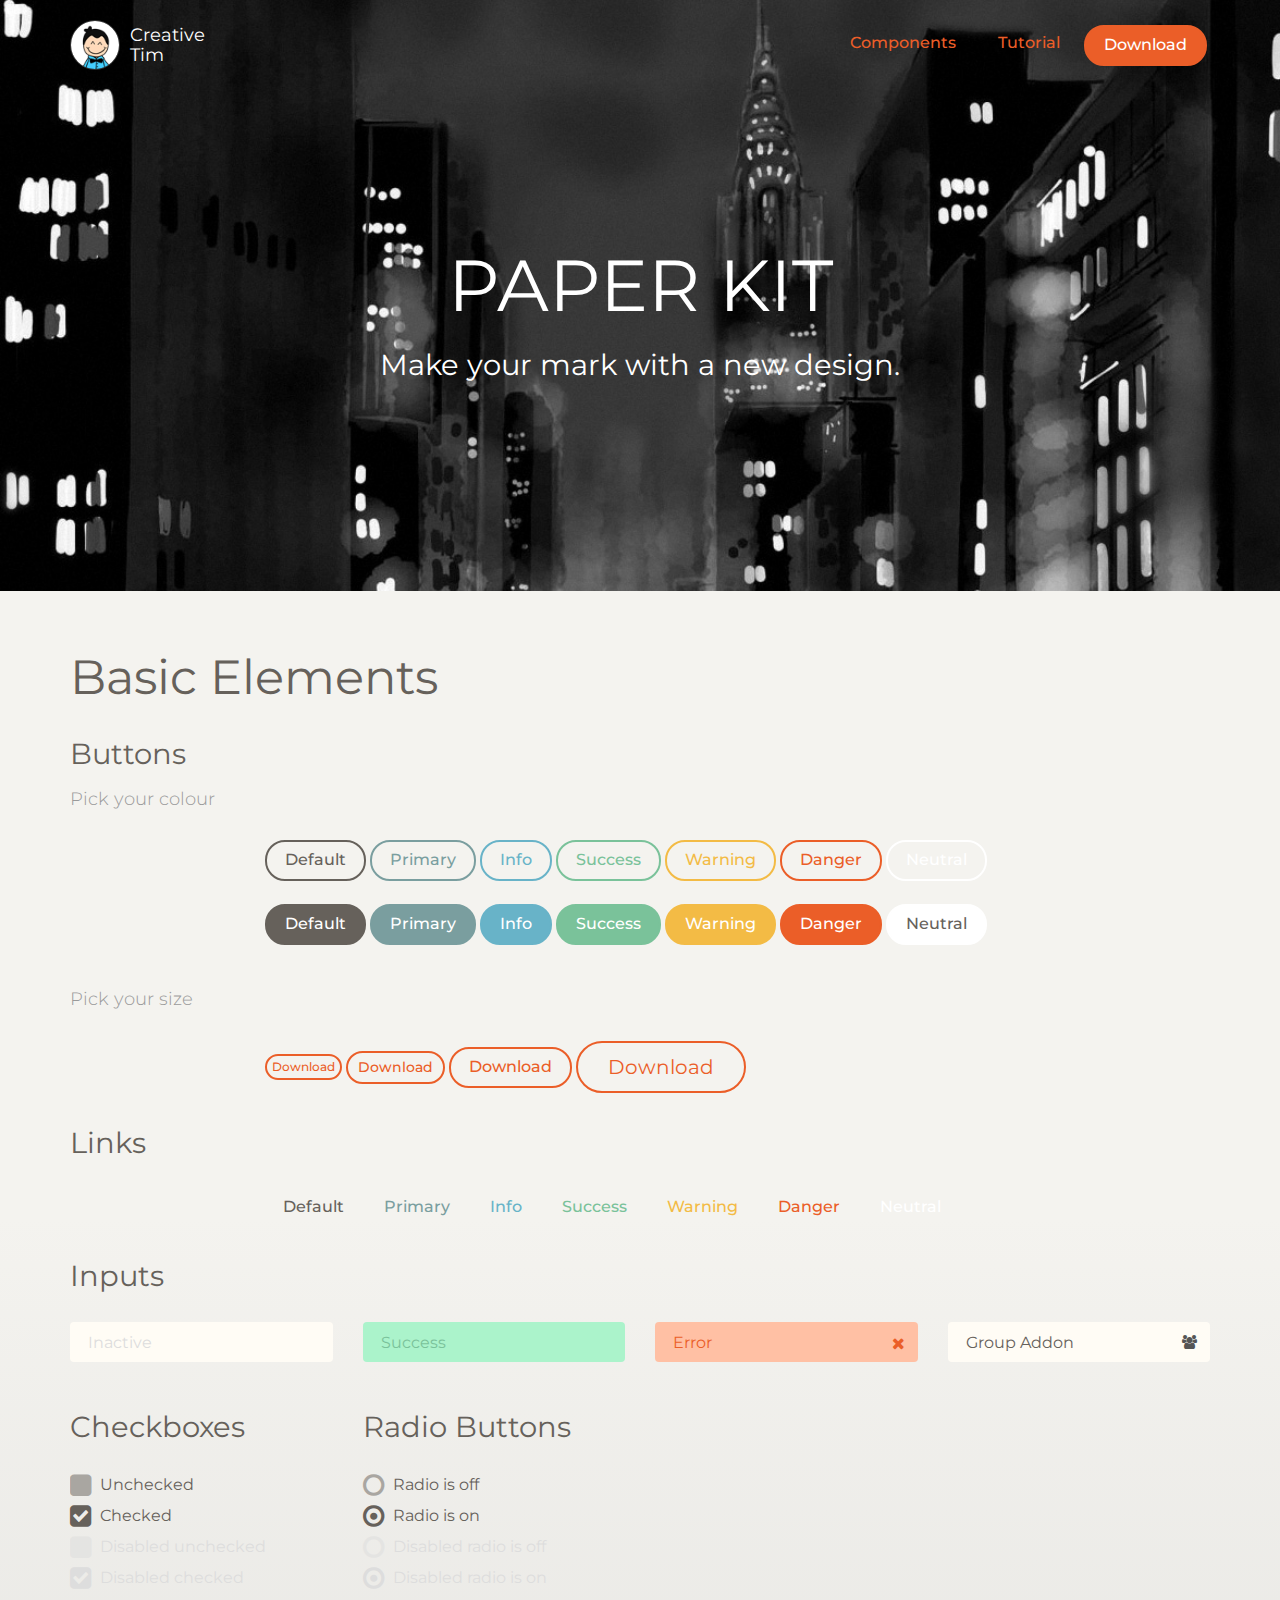
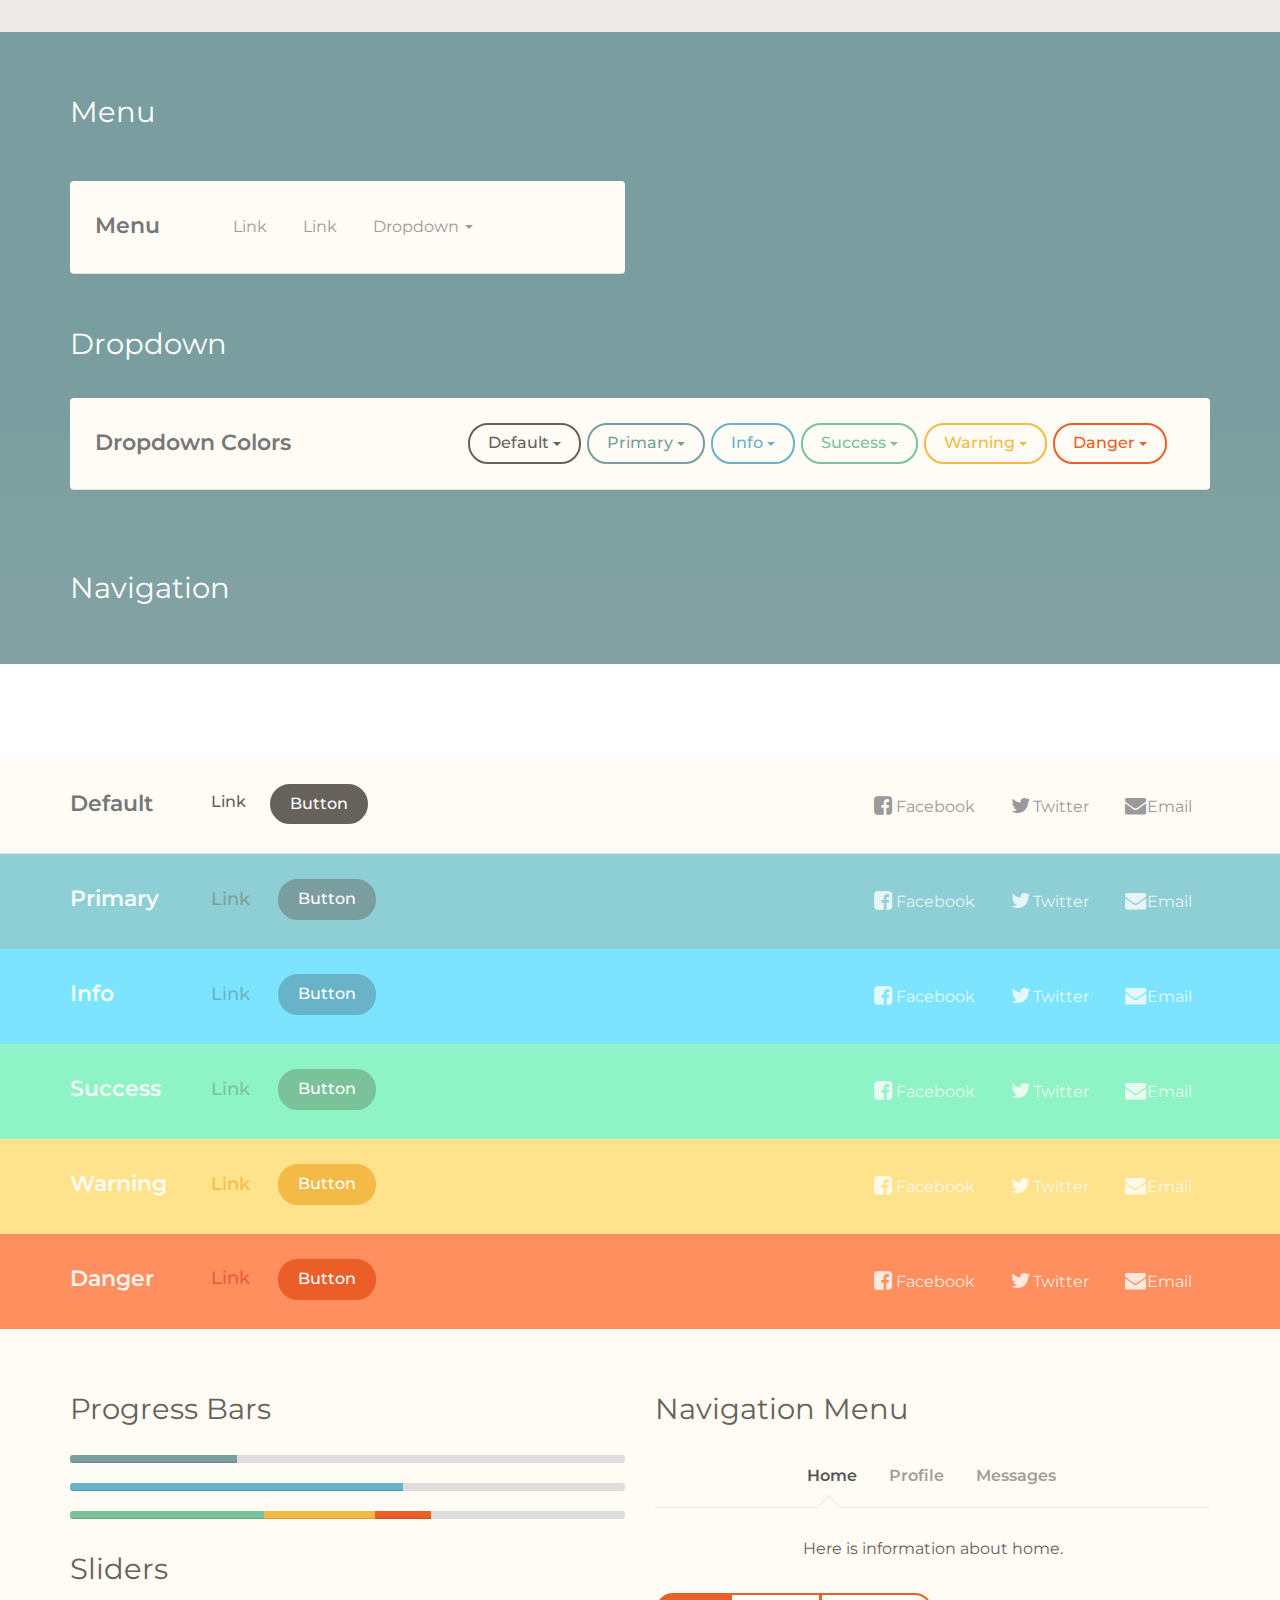
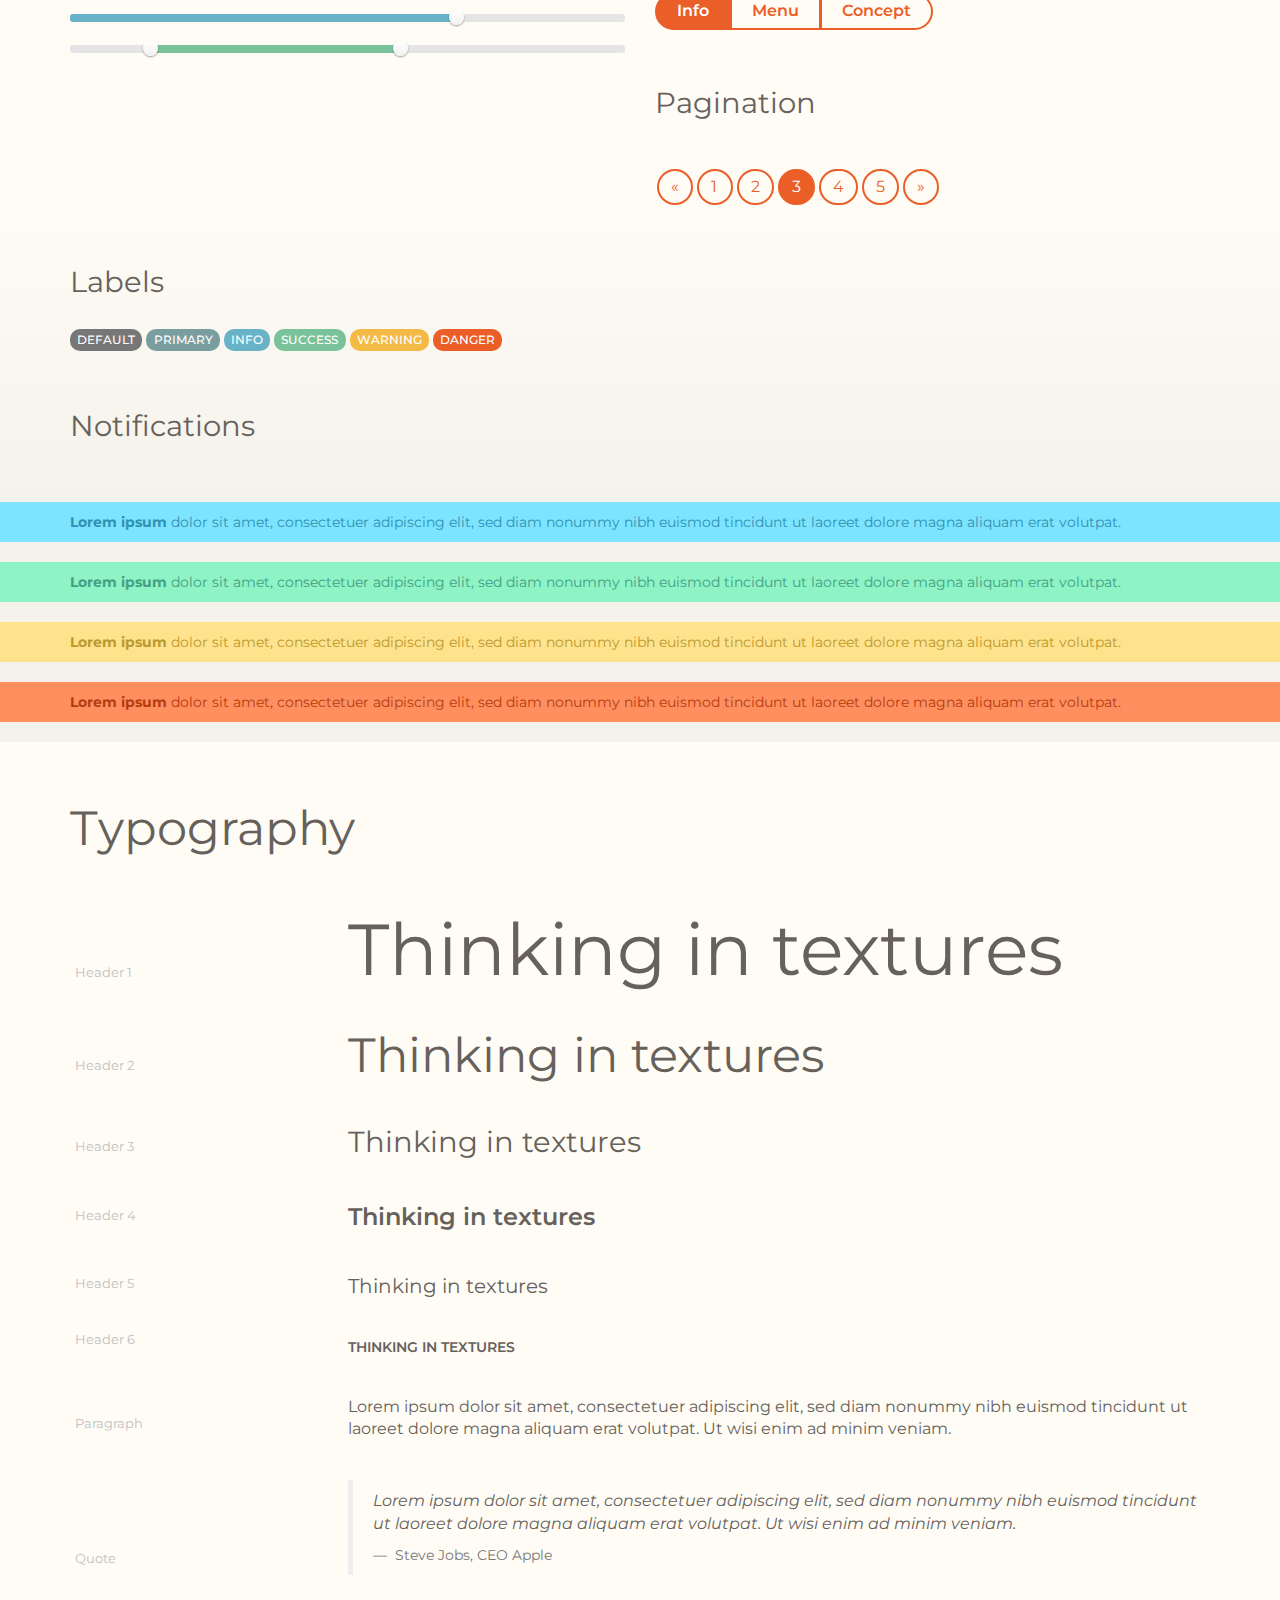
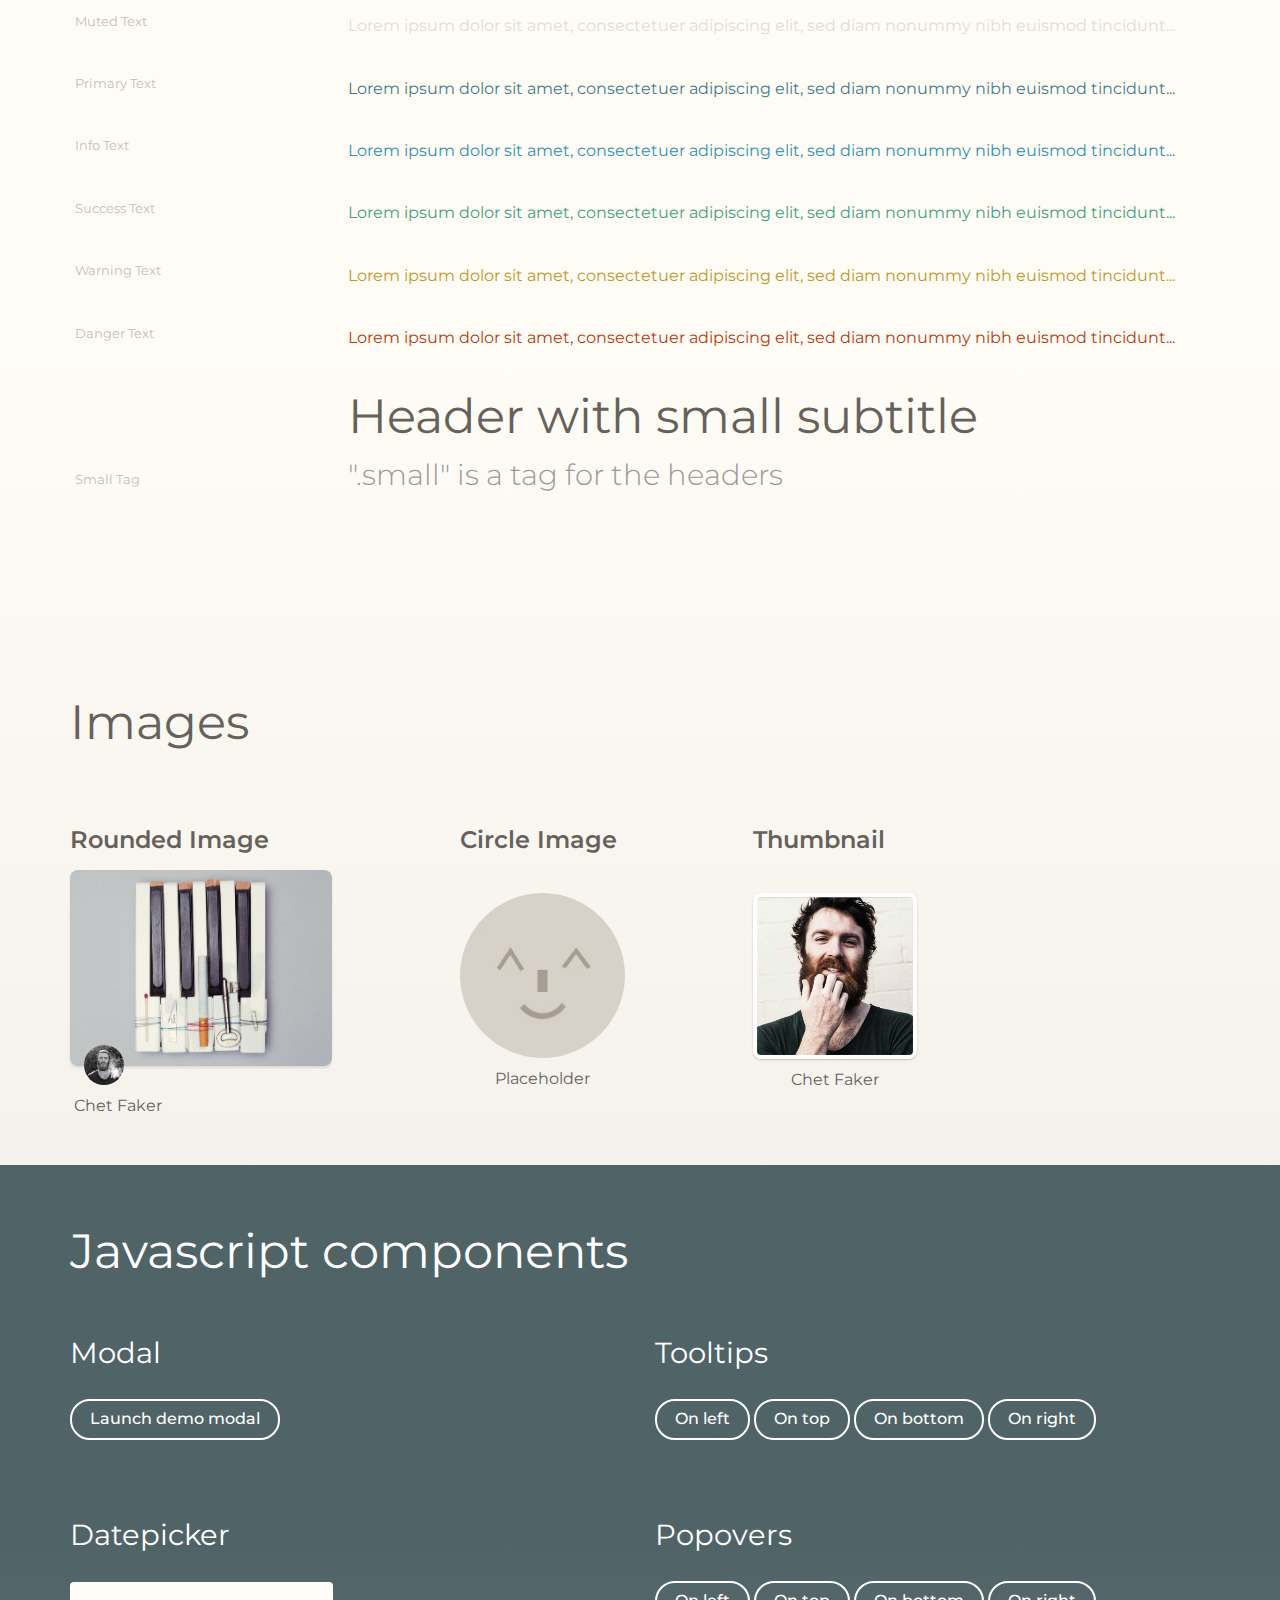
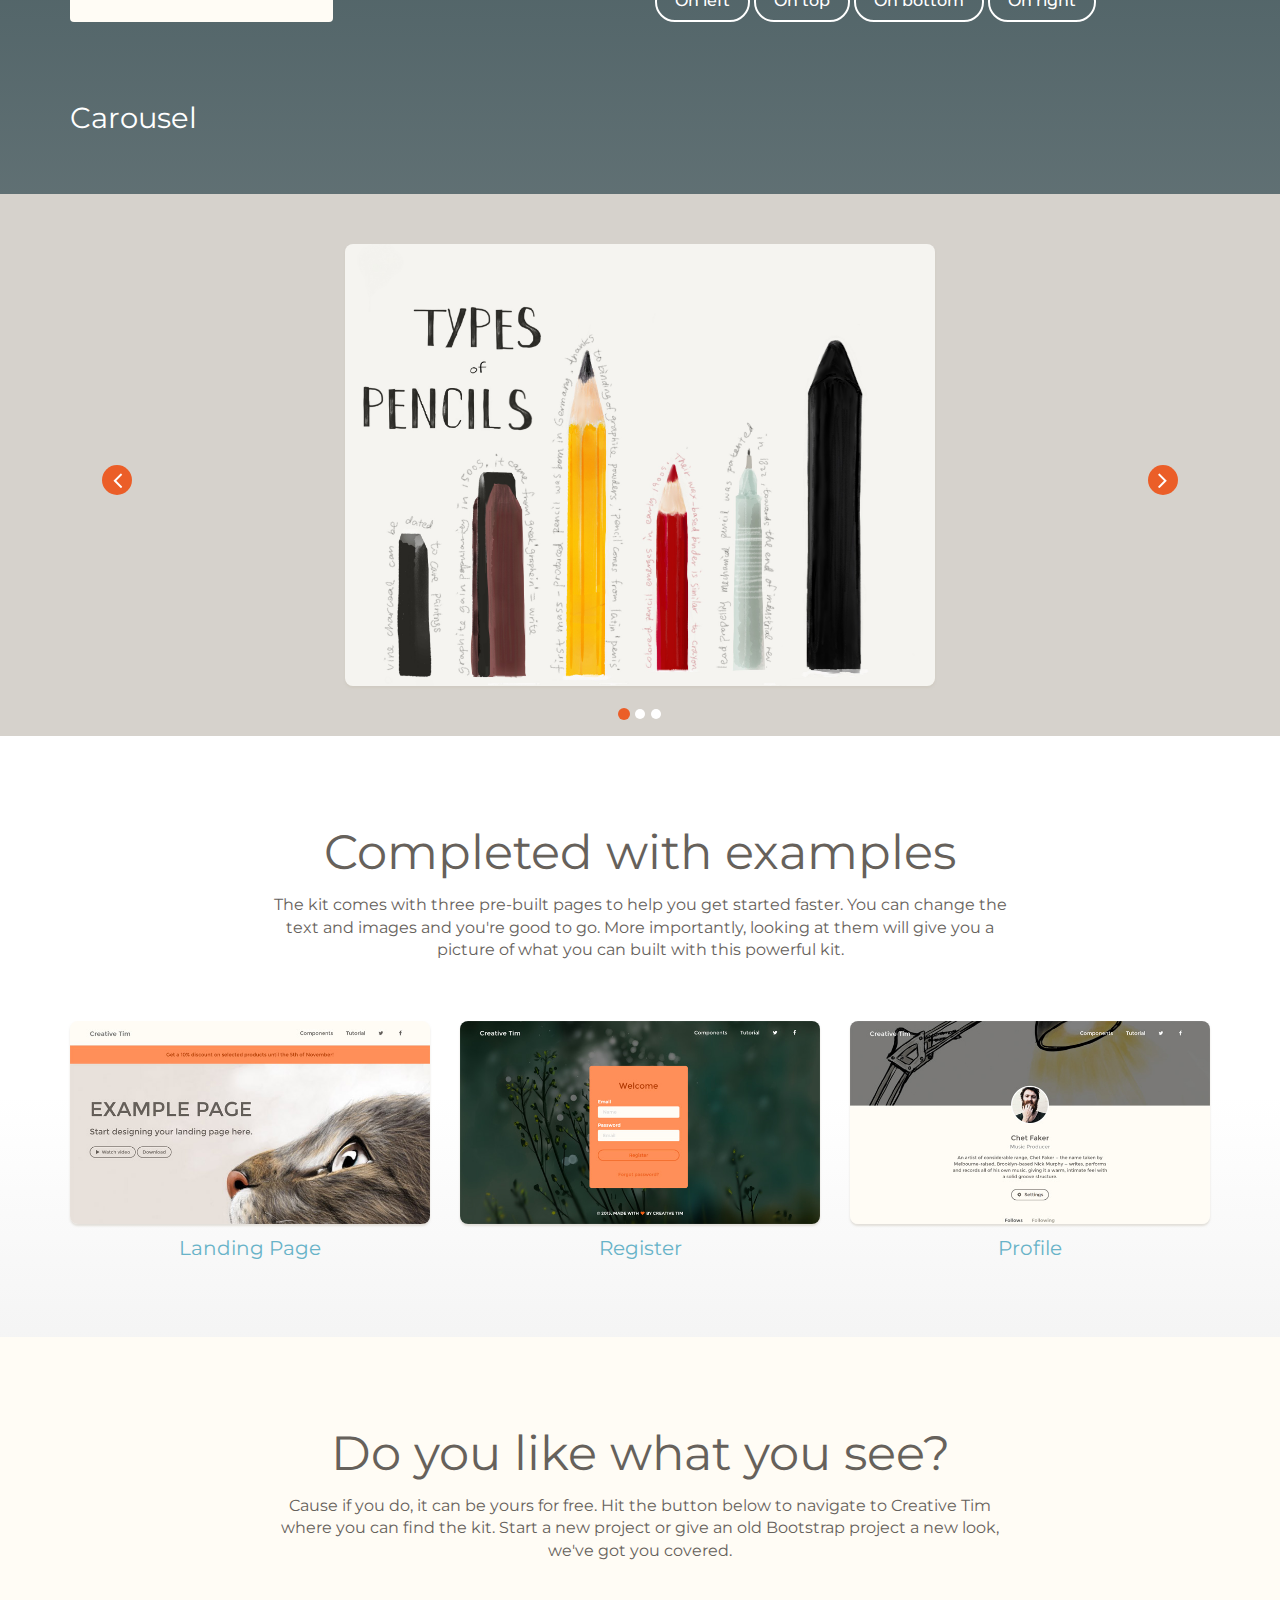
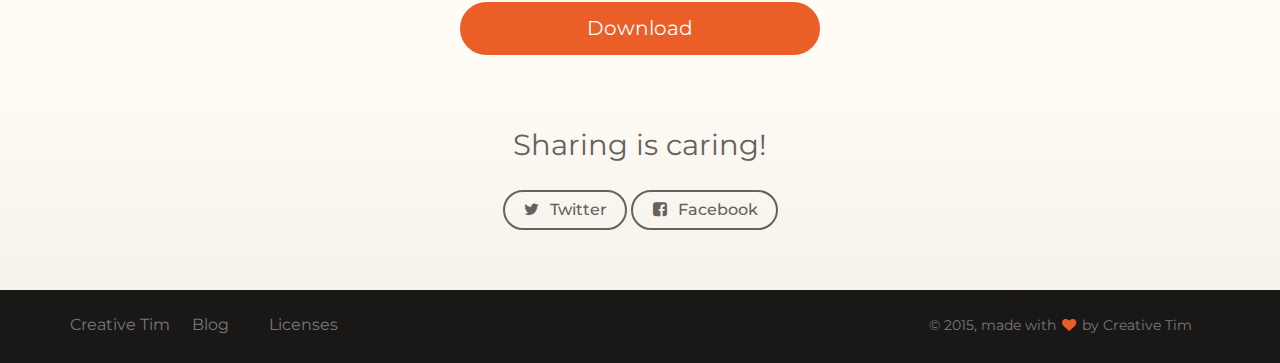
<file: public/libs/ct-paper-theme/index.html>
<!doctype html>
<html lang="en">
<head>
	<meta charset="utf-8" />
	<link rel="icon" type="image/png" href="assets/paper_img/favicon.ico">
	<meta http-equiv="X-UA-Compatible" content="IE=edge,chrome=1" />
	
	<title>Paper Kit by Creative Tim</title>

	<meta content='width=device-width, initial-scale=1.0, maximum-scale=1.0, user-scalable=0' name='viewport' />
    <meta name="viewport" content="width=device-width" />
    
    <link href="bootstrap3/css/bootstrap.css" rel="stylesheet" />
    <link href="assets/css/ct-paper.css" rel="stylesheet"/>
    <link href="assets/css/demo.css" rel="stylesheet" /> 
        
    <!--     Fonts and icons     -->
    <link href="http://maxcdn.bootstrapcdn.com/font-awesome/4.2.0/css/font-awesome.min.css" rel="stylesheet">
    <link href='http://fonts.googleapis.com/css?family=Montserrat' rel='stylesheet' type='text/css'>
    <link href='http://fonts.googleapis.com/css?family=Open+Sans:400,300' rel='stylesheet' type='text/css'>
      
</head>
<body>
<nav class="navbar navbar-ct-transparent" role="navigation-demo" id="demo-navbar">
  <div class="container">
    <!-- Brand and toggle get grouped for better mobile display -->
    <div class="navbar-header">
      <button type="button" class="navbar-toggle" data-toggle="collapse" data-target="#navigation-example-2">
        <span class="sr-only">Toggle navigation</span>
        <span class="icon-bar"></span>
        <span class="icon-bar"></span>
        <span class="icon-bar"></span>
      </button>
      <a href="http://www.creative-tim.com">
           <div class="logo-container">
                <div class="logo">
                    <img src="assets/paper_img/new_logo.png" alt="Creative Tim Logo">
                </div>
                <div class="brand">
                    Creative Tim
                </div>
            </div>
      </a>
    </div>

<!-- Collect the nav links, forms, and other content for toggling -->
    <div class="collapse navbar-collapse" id="navigation-example-2">
      <ul class="nav navbar-nav navbar-right">
          <li>
            <a href="components.html" class="btn btn-danger btn-simple">Components</a>
          </li>
          <li>
            <a href="tutorial.html" class="btn btn-danger btn-simple">Tutorial</a>
          </li>
          <li>
            <a href="http://www.creative-tim.com/product/paper-kit" target="_blank" class="btn btn-danger btn-fill">Download</a>
          </li>
       </ul>
    </div><!-- /.navbar-collapse -->
  </div><!-- /.container-->
</nav>         


<div class="wrapper">
    <div class="demo-header demo-header-image">
            <div class="motto">
                <h1 class="title-uppercase">Paper Kit</h1>
                <h3>Make your mark with a new design.</h3>
            </div>
    </div>
    
    <div class="main">
        <div class="section">
         <div class="container tim-container">
            <div class="tim-title">
                <h2>Basic Elements</h2>
            </div>
            
            <div id="buttons">
                    <div class="tim-title">
                        <h3>Buttons <br />
                            <small> Pick your colour </small>
                        </h3>
                    </div>
                    <div class="row">
                        <div class="col-md-8 col-md-offset-2">
                            <button href="#fakelink" class="btn">Default</button>
                            <button href="#fakelink" class="btn btn-primary">Primary</button>
                            <button href="#fakelink" class="btn btn-info">Info</button>
                            <button href="#fakelink" class="btn btn-success">Success</button>
                            <button href="#fakelink" class="btn btn-warning">Warning</button>
                            <button href="#fakelink" class="btn btn-danger">Danger</button>
                            <button href="#fakelink" class="btn btn-neutral">Neutral</button>
                        </div>
                    </div>
                    <br />
                    <div class="row">
                        <div class="col-md-8 col-md-offset-2">
                            <button href="#fakelink" class="btn btn-fill">Default</button>
                            <button href="#fakelink" class="btn btn-fill btn-primary">Primary</button>
                            <button href="#fakelink" class="btn btn-fill btn-info">Info</button>
                            <button href="#fakelink" class="btn btn-fill btn-success">Success</button>
                            <button href="#fakelink" class="btn btn-fill btn-warning">Warning</button>
                            <button href="#fakelink" class="btn btn-fill btn-danger">Danger</button>
                            <button href="#fakelink" class="btn btn-fill btn-neutral">Neutral</button>
                        </div>
                    </div>
                    <div class="tim-title">
                        <h3><small>Pick your size</small></h3>
                    </div>
                    <div class="row">
                        <div class="col-md-8 col-md-offset-2">
                            <button href="#fakelink" class="btn btn-danger btn-xs">Download</button>
                            <button href="#fakelink" class="btn btn-danger btn-sm">Download</button>
                            <button href="#fakelink" class="btn btn-danger">Download</button>
                            <button href="#fakelink" class="btn btn-danger btn-lg">Download</button>
                        </div>
                    </div>
                    <div class="tim-title">
                        <h3>Links</h3>
                    </div>
                    <div class="row">
                        <div class="col-md-8 col-md-offset-2">
                            <button href="#fakelink" class="btn btn-simple">Default</button>
                            <button href="#fakelink" class="btn btn-simple btn-primary">Primary</button>
                            <button href="#fakelink" class="btn btn-simple btn-info">Info</button>
                            <button href="#fakelink" class="btn btn-simple btn-success">Success</button>
                            <button href="#fakelink" class="btn btn-simple btn-warning">Warning</button>
                            <button href="#fakelink" class="btn btn-simple btn-danger">Danger</button>
                            <button href="#fakelink" class="btn btn-simple btn-neutral">Neutral</button>
                        </div>
                    </div>              
            </div>
        <!-- end buttons div -->
        
            <div id="inputs">
                <div class="tim-title">
                    <h3>Inputs</h3>
                </div>
                
                 <div class="row">
                        <div class="col-sm-3">
                    	<div class="form-group">
            	        	<input type="text" value="" placeholder="Inactive" class="form-control" />
                    	</div>          
                    </div>
                    <div class="col-sm-3">
                      <div class="form-group has-success">
                        <input type="text" value="Success" class="form-control" />
                      </div>
                    </div>
                    
                    <div class="col-sm-3">
                      <div class="form-group has-error has-feedback">
                        <input type="text" value="Error" class="form-control" />
                        <span class="fa fa-times form-control-feedback"></span>
                      </div>
                    </div>
        
                    <div class="col-sm-3">
                    	<div class="input-group">
                    	<!-- 	   Since the css properties cannot check the previous sibling of an element and for the design consistency we recommend to use the "input-group-addon" after the "form-control" like in this example -->
                          <input type="text" value="Group Addon" class="form-control">
                          <span class="input-group-addon"><i class="fa fa-group"></i></span>
                        </div>       
                    </div>
                  </div> <!-- end row -->

                <div class="row">
                    <div class="col-sm-3">
                        <div class="tim-title">
                            <h3>Checkboxes</h3>
                        </div>
                        
                          <label class="checkbox" for="checkbox1">
                            <input type="checkbox" value="" id="checkbox1" data-toggle="checkbox">
                            Unchecked
                          </label>
                          <label class="checkbox" for="checkbox2">
                            <input type="checkbox" value="" id="checkbox2" data-toggle="checkbox" checked>
                            Checked
                          </label>
                          <label class="checkbox" for="checkbox3">
                            <input type="checkbox" value="" id="checkbox3" data-toggle="checkbox" disabled>
                            Disabled unchecked
                          </label>
                          <label class="checkbox" for="checkbox4">
                            <input type="checkbox" value="" id="checkbox4" data-toggle="checkbox" disabled checked>
                            Disabled checked
                          </label>
                    </div>
                    
                    <div class="col-sm-3">
                        <div class="tim-title">
                            <h3>Radio Buttons</h3>
                        </div>
                        
                           <label class="radio">
                            <input type="radio" name="optionsRadios" data-toggle="radio" id="optionsRadios1" value="option1">
                            <i></i>Radio is off
                          </label>
                          <label class="radio">
                            <input type="radio" name="optionsRadios" data-toggle="radio" id="optionsRadios2" value="option1" checked>
                            <i></i>Radio is on
                          </label>
                
                          <label class="radio">
                            <input type="radio" name="optionsRadiosDisabled" data-toggle="radio" id="optionsRadios3" value="option2" disabled>
                            <i></i>Disabled radio is off
                          </label>
                          <label class="radio">
                            <input type="radio" name="optionsRadiosDisabled" data-toggle="radio" id="optionsRadios4" value="option2" checked disabled>
                            <i></i>Disabled radio is on
                          </label>
                        
                    </div>      
                </div><!--  end row -->
        
            </div><!--  end inputs -->
            
         </div>
        </div>
    </div>
    
    <div class="section section-light-blue">
            <div class="container">
                <div id="menu-dropdown">
                <div class="row">
                    <div class="col-md-6">
                        <div class="tim-title">
                            <h3>Menu</h3>
                        </div>
                        <br>
                    
                        <div id="navbar">
                            <nav class="navbar navbar-default">
                              <div class="container-fluid">
                                <!-- Brand and toggle get grouped for better mobile display -->
                                <div class="navbar-header">
                                  <button type="button" class="navbar-toggle" data-toggle="collapse" data-target="#bs-example-navbar-collapse-1">
                                    <span class="sr-only">Toggle navigation</span>
                                    <span class="icon-bar"></span>
                                    <span class="icon-bar"></span>
                                    <span class="icon-bar"></span>
                                  </button>
                                  <a class="navbar-brand" href="#">Menu</a>
                                </div>
                            
                                <!-- Collect the nav links, forms, and other content for toggling -->
                                <div class="collapse navbar-collapse" id="bs-example-navbar-collapse-1">
                                  <ul class="nav navbar-nav">
                                    <li class="active"><a href="#">Link</a></li>
                                    <li><a href="#">Link</a></li>
                                    <li class="dropdown">
                                      <a href="#" class="dropdown-toggle" data-toggle="dropdown">Dropdown <b class="caret"></b></a>
<!--                                  You can add classes for different colours on the next element -->
                                      <ul class="dropdown-menu dropdown-menu-right">
                                        <li class="dropdown-header">Dropdown header</li>
                                        <li><a href="#">Action</a></li>
                                        <li><a href="#">Another action</a></li>
                                        <li><a href="#">Something else here</a></li>
                                        <li class="divider"></li>
                                        <li><a href="#">Separated link</a></li>
                                        <li class="divider"></li>
                                        <li><a href="#">One more separated link</a></li>
                                      </ul>
                                    </li>
                                  </ul>
                                </div><!-- /.navbar-collapse -->
                              </div><!-- /.container-fluid -->
                            </nav>
                        
                        </div><!--  end navbar -->

                    </div>
                    <div class="col-md-6">
                    </div>
                </div> <!-- end row -->
                
                <div class="tim-title">
                    <h3>Dropdown</h3>
                    <br />
                        <div id="navbar-dropdown">
                            <nav class="navbar navbar-default">
                              <div class="container-fluid">
                                <!-- Brand and toggle get grouped for better mobile display -->
                                <div class="navbar-header">
                                  <button type="button" class="navbar-toggle" data-toggle="collapse" data-target="#bs-example-navbar-collapse-1">
                                    <span class="sr-only">Toggle navigation</span>
                                    <span class="icon-bar"></span>
                                    <span class="icon-bar"></span>
                                    <span class="icon-bar"></span>
                                  </button>
                                  <a class="navbar-brand" href="#">Dropdown Colors</a>
                                </div>
                            
                                <!-- Collect the nav links, forms, and other content for toggling -->
                                <div class="collapse navbar-collapse" id="bs-example-navbar-collapse-1">
                                  <ul class="nav navbar-nav pull-right">
<!--                                       default dropdown -->
                                    <li class="dropdown">
                                      <buttonn href="#" class="dropdown-toggle btn" data-toggle="dropdown">Default <b class="caret"></b></button>
<!--                                  You can add classes for different colours on the next element -->
                                      <ul class="dropdown-menu dropdown-menu-right">
                                        <li class="dropdown-header">Dropdown header</li>
                                        <li><a href="#">Action</a></li>
                                        <li><a href="#">Another action</a></li>
                                        <li><a href="#">Something else here</a></li>
                                        <li class="divider"></li>
                                        <li><a href="#">Separated link</a></li>
                                        <li class="divider"></li>
                                        <li><a href="#">One more separated link</a></li>
                                      </ul>
                                    </li>
<!--                                       primary dropdown -->
                                    <li class="dropdown">
                                      <button href="#" class="dropdown-toggle btn btn-primary" data-toggle="dropdown">Primary <b class="caret"></b></button>
<!--                                  You can add classes for different colours on the next element -->
                                      <ul class="dropdown-menu dropdown-primary dropdown-menu-right">
                                        <li class="dropdown-header">Dropdown header</li>
                                        <li><a href="#">Action</a></li>
                                        <li><a href="#">Another action</a></li>
                                        <li><a href="#">Something else here</a></li>
                                        <li class="divider"></li>
                                        <li><a href="#">Separated link</a></li>
                                        <li class="divider"></li>
                                        <li><a href="#">One more separated link</a></li>
                                      </ul>
                                    </li>
<!--                                       info dropdown -->
                                    <li class="dropdown">
                                      <button href="#" class="dropdown-toggle btn btn-info" data-toggle="dropdown">Info <b class="caret"></b></button>
<!--                                  You can add classes for different colours on the next element -->
                                      <ul class="dropdown-menu dropdown-info dropdown-menu-right">
                                        <li class="dropdown-header">Dropdown header</li>
                                        <li><a href="#">Action</a></li>
                                        <li><a href="#">Another action</a></li>
                                        <li><a href="#">Something else here</a></li>
                                        <li class="divider"></li>
                                        <li><a href="#">Separated link</a></li>
                                        <li class="divider"></li>
                                        <li><a href="#">One more separated link</a></li>
                                      </ul>
                                    </li>
<!--                                       success dropdown -->
                                    <li class="dropdown">
                                      <button href="#" class="dropdown-toggle btn btn-success" data-toggle="dropdown">Success <b class="caret"></b></button>
<!--                                  You can add classes for different colours on the next element -->
                                      <ul class="dropdown-menu dropdown-success dropdown-menu-right">
                                        <li class="dropdown-header">Dropdown header</li>
                                        <li><a href="#">Action</a></li>
                                        <li><a href="#">Another action</a></li>
                                        <li><a href="#">Something else here</a></li>
                                        <li class="divider"></li>
                                        <li><a href="#">Separated link</a></li>
                                        <li class="divider"></li>
                                        <li><a href="#">One more separated link</a></li>
                                      </ul>
                                    </li>
<!--                                       warning dropdown -->
                                    <li class="dropdown">
                                      <button href="#" class="dropdown-toggle btn btn-warning" data-toggle="dropdown">Warning <b class="caret"></b></button>
<!--                                  You can add classes for different colours on the next element -->
                                      <ul class="dropdown-menu dropdown-warning dropdown-menu-right">
                                        <li class="dropdown-header">Dropdown header</li>
                                        <li><a href="#">Action</a></li>
                                        <li><a href="#">Another action</a></li>
                                        <li><a href="#">Something else here</a></li>
                                        <li class="divider"></li>
                                        <li><a href="#">Separated link</a></li>
                                        <li class="divider"></li>
                                        <li><a href="#">One more separated link</a></li>
                                      </ul>
                                    </li>
<!--                                       danger dropdown -->
                                    <li class="dropdown">
                                      <button href="#" class="dropdown-toggle btn btn-danger" data-toggle="dropdown">Danger <b class="caret"></b></button>
<!--                                  You can add classes for different colours on the next element -->
                                      <ul class="dropdown-menu dropdown-danger dropdown-menu-right">
                                        <li class="dropdown-header">Dropdown header</li>
                                        <li><a href="#">Action</a></li>
                                        <li><a href="#">Another action</a></li>
                                        <li><a href="#">Something else here</a></li>
                                        <li class="divider"></li>
                                        <li><a href="#">Separated link</a></li>
                                        <li class="divider"></li>
                                        <li><a href="#">One more separated link</a></li>
                                      </ul>
                                    </li>                                    
                                    
                                  </ul>
                                </div><!-- /.navbar-collapse -->
                              </div><!-- /.container-fluid -->
                            </nav>
                        
                        </div><!--  end navbar -->
                </div>
                <br />
                <div class="tim-title">
                    <h3>Navigation</h3>
                </div>
            </div> <!-- end menu-dropdown -->

            </div>                  
    </div>
</div>
    <div id="navbar-full">
        <div id="navbar">
            <div class="navigation-example">
<!--                 transparent navbar -->
                <nav class="navbar navbar-ct-transparent" role="navigation-demo">
                  <div class="container">
                    <!-- Brand and toggle get grouped for better mobile display -->
                    <div class="navbar-header">
                      <button type="button" class="navbar-toggle" data-toggle="collapse" data-target="#navigation-example-2">
                        <span class="sr-only">Toggle navigation</span>
                        <span class="icon-bar"></span>
                        <span class="icon-bar"></span>
                        <span class="icon-bar"></span>
                      </button>
                      <a class="navbar-brand" href="#">Transparent</a>
                    </div>
                
                <!-- Collect the nav links, forms, and other content for toggling -->
                    <div class="collapse navbar-collapse" id="navigation-example-2">
                      <ul class="nav navbar-nav navbar-right">
                            <li>
                                <a href="#">
                                    <i class="fa fa-facebook-square"></i>
                                    Facebook
                                </a>
                            </li>
                            <li>
                                <a href="#">
                                    <i class="fa fa-twitter"></i>
                                    Twitter
                                </a>
                            </li>
                            <li>
                                <a href="#">
                                    <i class="fa fa-envelope"></i> 
                                    Email
                                </a>
                            </li>
                       </ul>
                    </div><!-- /.navbar-collapse -->
                  </div><!-- /.container-->
                </nav> 
                     
<!--                  default navbar -->
                <nav class="navbar navbar-default" role="navigation-demo">
                  <div class="container">
                    <!-- Brand and toggle get grouped for better mobile display -->
                    <div class="navbar-header">
                      <button type="button" class="navbar-toggle" data-toggle="collapse" data-target="#navigation-example-2">
                        <span class="sr-only">Toggle navigation</span>
                        <span class="icon-bar"></span>
                        <span class="icon-bar"></span>
                        <span class="icon-bar"></span>
                      </button>
                      <a class="navbar-brand" href="#">Default</a>
                    </div>
                
                <!-- Collect the nav links, forms, and other content for toggling -->
                    <div class="collapse navbar-collapse" id="navigation-example-2">
                      <ul class="nav navbar-nav">
                        <li>
                            <a href="#" class="btn btn-simple">Link</a>
                        </li>
                        <li>
                            <a href="#" target="_blank" class="btn btn-fill">Button</a>
                        </li>
                      </ul>
                      <ul class="nav navbar-nav navbar-right">
                            <li>
                                <a href="#">
                                    <i class="fa fa-facebook-square"></i>
                                    Facebook
                                </a>
                            </li>
                            <li>
                                <a href="#">
                                    <i class="fa fa-twitter"></i>
                                    Twitter
                                </a>
                            </li>
                            <li>
                                <a href="#">
                                    <i class="fa fa-envelope"></i> 
                                    Email
                                </a>
                            </li>
                       </ul>
                    </div><!-- /.navbar-collapse -->
                  </div><!-- /.container-->
                </nav>         
   
<!--                  primary navbar -->
                <nav class="navbar navbar-ct-primary" role="navigation-demo">
                  <div class="container">
                    <!-- Brand and toggle get grouped for better mobile display -->
                    <div class="navbar-header">
                      <button type="button" class="navbar-toggle" data-toggle="collapse" data-target="#navigation-example-2">
                        <span class="sr-only">Toggle navigation</span>
                        <span class="icon-bar"></span>
                        <span class="icon-bar"></span>
                        <span class="icon-bar"></span>
                      </button>
                      <a class="navbar-brand" href="#">Primary</a>
                    </div>
                
                <!-- Collect the nav links, forms, and other content for toggling -->
                    <div class="collapse navbar-collapse" id="navigation-example-2">
                    <ul class="nav navbar-nav">
                        <a href="#" class="btn btn-primary btn-simple">Link</a>
                        <a href="#" target="_blank" class="btn btn-primary btn-fill">Button</a>

                    </ul>
                      <ul class="nav navbar-nav navbar-right">
                            <li>
                                <a href="#">
                                    <i class="fa fa-facebook-square"></i>
                                    Facebook
                                </a>
                            </li>
                            <li>
                                <a href="#">
                                    <i class="fa fa-twitter"></i>
                                    Twitter
                                </a>
                            </li>
                            <li>
                                <a href="#">
                                    <i class="fa fa-envelope"></i> 
                                    Email
                                </a>
                            </li>
                       </ul>
                    </div><!-- /.navbar-collapse -->
                  </div><!-- /.container-->
                </nav>         

<!--                     info navbar -->
                <nav class="navbar navbar-ct-info" role="navigation-demo">
                  <div class="container">
                    <!-- Brand and toggle get grouped for better mobile display -->
                    <div class="navbar-header">
                      <button type="button" class="navbar-toggle" data-toggle="collapse" data-target="#navigation-example-2">
                        <span class="sr-only">Toggle navigation</span>
                        <span class="icon-bar"></span>
                        <span class="icon-bar"></span>
                        <span class="icon-bar"></span>
                      </button>
                      <a class="navbar-brand" href="#">Info</a>
                    </div>
                
                <!-- Collect the nav links, forms, and other content for toggling -->
                    <div class="collapse navbar-collapse" id="navigation-example-2">
                    <ul class="nav navbar-nav">
                        <a href="#" class="btn btn-info btn-simple">Link</a>
                        <a href="#" target="_blank" class="btn btn-info btn-fill">Button</a>
                      </ul>
                      <ul class="nav navbar-nav navbar-right">
                            <li>
                                <a href="#">
                                    <i class="fa fa-facebook-square"></i>
                                    Facebook
                                </a>
                            </li>
                            <li>
                                <a href="#">
                                    <i class="fa fa-twitter"></i>
                                    Twitter
                                </a>
                            </li>
                            <li>
                                <a href="#">
                                    <i class="fa fa-envelope"></i> 
                                    Email
                                </a>
                            </li>
                       </ul>
                    </div><!-- /.navbar-collapse -->
                  </div><!-- /.container-->
                </nav>         

<!--                     success navbar -->
                <nav class="navbar navbar-ct-success" role="navigation-demo">
                  <div class="container">
                    <!-- Brand and toggle get grouped for better mobile display -->
                    <div class="navbar-header">
                      <button type="button" class="navbar-toggle" data-toggle="collapse" data-target="#navigation-example-2">
                        <span class="sr-only">Toggle navigation</span>
                        <span class="icon-bar"></span>
                        <span class="icon-bar"></span>
                        <span class="icon-bar"></span>
                      </button>
                      <a class="navbar-brand" href="#">Success</a>
                    </div>
                
                <!-- Collect the nav links, forms, and other content for toggling -->
                    <div class="collapse navbar-collapse" id="navigation-example-2">
                    <ul class="nav navbar-nav">
                        <a href="#" class="btn btn-success btn-simple">Link</a>
                        <a href="#" target="_blank" class="btn btn-success btn-fill">Button</a>
                      </ul>
                      <ul class="nav navbar-nav navbar-right">
                            <li>
                                <a href="#">
                                    <i class="fa fa-facebook-square"></i>
                                    Facebook
                                </a>
                            </li>
                            <li>
                                <a href="#">
                                    <i class="fa fa-twitter"></i>
                                    Twitter
                                </a>
                            </li>
                            <li>
                                <a href="#">
                                    <i class="fa fa-envelope"></i> 
                                    Email
                                </a>
                            </li>
                       </ul>
                    </div><!-- /.navbar-collapse -->
                  </div><!-- /.container-->
                </nav>         

<!--                     warning navbar -->
                <nav class="navbar navbar-ct-warning" role="navigation-demo">
                  <div class="container">
                    <!-- Brand and toggle get grouped for better mobile display -->
                    <div class="navbar-header">
                      <button type="button" class="navbar-toggle" data-toggle="collapse" data-target="#navigation-example-2">
                        <span class="sr-only">Toggle navigation</span>
                        <span class="icon-bar"></span>
                        <span class="icon-bar"></span>
                        <span class="icon-bar"></span>
                      </button>
                      <a class="navbar-brand" href="#">Warning</a>
                    </div>
                
                <!-- Collect the nav links, forms, and other content for toggling -->
                    <div class="collapse navbar-collapse" id="navigation-example-2">
                    <ul class="nav navbar-nav">
                        <a href="#" class="btn btn-warning btn-simple">Link</a>
                        <a href="#" target="_blank" class="btn btn-warning btn-fill">Button</a>
                      </ul>
                      <ul class="nav navbar-nav navbar-right">
                            <li>
                                <a href="#">
                                    <i class="fa fa-facebook-square"></i>
                                    Facebook
                                </a>
                            </li>
                            <li>
                                <a href="#">
                                    <i class="fa fa-twitter"></i>
                                    Twitter
                                </a>
                            </li>
                            <li>
                                <a href="#">
                                    <i class="fa fa-envelope"></i> 
                                    Email
                                </a>
                            </li>
                       </ul>
                    </div><!-- /.navbar-collapse -->
                  </div><!-- /.container-->
                </nav>         

<!--                     danger navbar -->
                <nav class="navbar navbar-ct-danger" role="navigation-demo">
                  <div class="container">
                    <!-- Brand and toggle get grouped for better mobile display -->
                    <div class="navbar-header">
                      <button type="button" class="navbar-toggle" data-toggle="collapse" data-target="#navigation-example-2">
                        <span class="sr-only">Toggle navigation</span>
                        <span class="icon-bar"></span>
                        <span class="icon-bar"></span>
                        <span class="icon-bar"></span>
                      </button>
                      <a class="navbar-brand" href="#">Danger</a>
                    </div>
                
                <!-- Collect the nav links, forms, and other content for toggling -->
                    <div class="collapse navbar-collapse" id="navigation-example-2">
                    <ul class="nav navbar-nav">
                        <a href="#" class="btn btn-danger btn-simple">Link</a>
                        <a href="#" target="_blank" class="btn btn-danger btn-fill">Button</a>
                      </ul>
                      <ul class="nav navbar-nav navbar-right">
                            <li>
                                <a href="#">
                                    <i class="fa fa-facebook-square"></i>
                                    Facebook
                                </a>
                            </li>
                            <li>
                                <a href="#">
                                    <i class="fa fa-twitter"></i>
                                    Twitter
                                </a>
                            </li>
                            <li>
                                <a href="#">
                                    <i class="fa fa-envelope"></i> 
                                    Email
                                </a>
                            </li>
                       </ul>
                    </div><!-- /.navbar-collapse -->
                  </div><!-- /.container-->
                </nav>         



            </div><!--  navigation example -->
        </div> <!-- end #navbar -->
    </div> <!-- end navbar-full -->
<div class="wrapper">  
    <div class="main">
        <div class="section section-nude">
        <div class="container tim-container">
             <div id="sliders-navigation">
                <div class="row">
                    <div class="col-md-6">
                        <div class="tim-title">
                            <h3>Progress Bars</h3>
                        </div>
                        <div class="progress">
                          <div class="progress-bar" role="progressbar" aria-valuenow="60" aria-valuemin="0" aria-valuemax="100" style="width: 30%;">
                            <span class="sr-only">60% Complete</span>
                          </div>
                        </div>
                        <div class="progress">
                          <div class="progress-bar progress-bar-info" role="progressbar" aria-valuenow="60" aria-valuemin="0" aria-valuemax="100" style="width: 60%;">
                            <span class="sr-only">60% Complete</span>
                          </div>
                        </div>
                        <div class="progress">
                          <div class="progress-bar progress-bar-success" style="width: 35%">
                            <span class="sr-only">35% Complete (success)</span>
                          </div>
                          <div class="progress-bar progress-bar-warning" style="width: 20%">
                            <span class="sr-only">20% Complete (warning)</span>
                          </div>
                          <div class="progress-bar progress-bar-danger" style="width: 10%">
                            <span class="sr-only">10% Complete (danger)</span>
                          </div>
                        </div>
                        <div class="tim-title">
                            <h3>Sliders</h3>
                        </div>
                        <div id="slider-default" class="slider-info"></div>
                        <br>
                        <div id="slider-range" class="slider-success"></div>
                        
                    </div> <!-- progress bar -->
                    
                    <div class="col-md-6">
                         <div class="tim-title">
                            <h3>Navigation Menu</h3>
                        </div>    
<!--                         We added two wrappers with the classes "nav-tabs-navigation" and "nav-tabs-wrapper" so the name of the tabs can be aligned to the center of the container they're placed in -->
                        <div class="nav-tabs-navigation">
                            <div class="nav-tabs-wrapper">
                            <ul id="tabs" class="nav nav-tabs" data-tabs="tabs">
                                <li class="active"><a href="#home" data-toggle="tab">Home</a></li>
                                <li><a href="#profile" data-toggle="tab">Profile</a></li>
                                <li><a href="#messages" data-toggle="tab">Messages</a></li>
                            </ul>
                            </div>
                        </div>
                        <div id="my-tab-content" class="tab-content text-center">
                            <div class="tab-pane active" id="home">
                                <p>Here is information about home.</p>
                            </div>
                            <div class="tab-pane" id="profile">
                                <p>Here is your profile.</p>
                            </div>
                            <div class="tab-pane" id="messages">
                                <p>Here are your messages.</p>
                            </div>
                        </div>
                        <br />
                        
                        <ul class="nav nav-pills nav-pills-danger" role="tablist">
                              <li class="active">
                                <a href="#info" role="tab" data-toggle="tab">
                                     Info
                                </a>
                              </li>
                              <li>
                                <a href="#description" role="tab" data-toggle="tab">
                                     Menu
                                </a>
                              </li>
                              <li>
                                <a href="#concept" role="tab" data-toggle="tab">
                                     Concept
                                </a>
                              </li>
                        </ul>
                        <br />
                        <div class="tim-title">
                            <h3>Pagination</h3>
                        </div>  
                        <ul class="pagination pagination-danger"> 
                         <!--   color-classes: "pagination-primary", "pagination-info", "pagination-success", "pagination-warning", "pagination-danger"       
                         -->
                          <li><a href="javascript:void(0);">&laquo;</a></li>
                          <li><a href="javascript:void(0);">1</a></li>
                          <li><a href="javascript:void(0);">2</a></li>
                          <li class="active"><a href="javascript:void(0);">3</a></li>
                          <li><a href="javascript:void(0);">4</a></li>
                          <li><a href="javascript:void(0);">5</a></li>
                          <li><a href="javascript:void(0);">&raquo;</a></li>
                        </ul>      
                        
                    </div> <!-- navigation menu -->
                </div>
            </div><!--  end sliders-navigation -->
            
            
            <div id="labels-badges">
                <div class="row">
                    <div class="col-md-6">
                        <div class="tim-title">
                            <h3>Labels </h3>
                        </div>
                        <span class="label label-default">Default</span>
                        <span class="label label-primary">Primary</span>
                        <span class="label label-info">Info</span>
                        <span class="label label-success">Success</span>
                        <span class="label label-warning">Warning</span>
                        <span class="label label-danger">Danger</span>
                  
                    </div>
                    <div class="col-md-6">
                    </div>
                </div> <!-- end row -->
            </div> <!-- end labels-badges -->
            <br>
            <div class="tim-title">
                <h3>Notifications</h3>
            </div> 
            
        </div> <!-- end container -->
    
        </div>
    </div> <!-- end main -->
    
    <div id="notifications">
        <div class="alert alert-info">
            <div class="container">
            <b>Lorem ipsum</b> dolor sit amet, consectetuer adipiscing elit, sed diam nonummy nibh euismod tincidunt ut laoreet dolore magna aliquam erat volutpat.
            </div>
        </div>
        <div class="alert alert-success">
            <div class="container">
            <b>Lorem ipsum</b> dolor sit amet, consectetuer adipiscing elit, sed diam nonummy nibh euismod tincidunt ut laoreet dolore magna aliquam erat volutpat.
            </div>
        </div>
        <div class="alert alert-warning">
             <div class="container">
                 <b>Lorem ipsum</b> dolor sit amet, consectetuer adipiscing elit, sed diam nonummy nibh euismod tincidunt ut laoreet dolore magna aliquam erat volutpat.
            </div>
        </div>
        <div class="alert alert-danger">
             <div class="container">
                 <b>Lorem ipsum</b> dolor sit amet, consectetuer adipiscing elit, sed diam nonummy nibh euismod tincidunt ut laoreet dolore magna aliquam erat volutpat.
            </div>
        </div>
        <div class="clearfix"></div>
    </div><!--  end notifications -->    
            
    <div class="main">
        <div class="section section-nude">
            <div class="container tim-container">
                <div class="tim-title">
                    <h2>Typography</h2>
                </div>   
                <div id="typography">
                    <div class="row">
                        <div class="tim-typo">
                            <h1><span class="tim-note">Header 1</span>Thinking in textures </h1>
                        </div>
                        <div class="tim-typo">
                            <h2><span class="tim-note">Header 2</span>Thinking in textures</h2>
                        </div>
                        <div class="tim-typo">
                            <h3><span class="tim-note">Header 3</span>Thinking in textures</h3>
                        </div>
                        <div class="tim-typo">
                            <h4><span class="tim-note">Header 4</span>Thinking in textures</h4>
                        </div>
                        <div class="tim-typo">
                            <h5><span class="tim-note">Header 5</span>Thinking in textures</h5>
                        </div>
                         <div class="tim-typo">
                            <h6><span class="tim-note">Header 6</span>Thinking in textures</h6>
                        </div>
                        <div class="tim-typo">
                            <p><span class="tim-note">Paragraph</span>            
                                Lorem ipsum dolor sit amet, consectetuer adipiscing elit, sed diam nonummy nibh euismod tincidunt ut laoreet dolore magna aliquam erat volutpat. Ut wisi enim ad minim veniam.</p>
                        </div>
                        <div class="tim-typo">
                            <span class="tim-note">Quote</span>      
                            <blockquote> 
                             <p>
                             Lorem ipsum dolor sit amet, consectetuer adipiscing elit, sed diam nonummy nibh euismod tincidunt ut laoreet dolore magna aliquam erat volutpat. Ut wisi enim ad minim veniam.
                             </p>
                             <small>
                             Steve Jobs, CEO Apple
                             </small>
                            </blockquote>
                        </div>
                        
                        <div class="tim-typo">
                            <span class="tim-note">Muted Text</span>
                            <p class="text-muted">            
                            Lorem ipsum dolor sit amet, consectetuer adipiscing elit, sed diam nonummy nibh euismod tincidunt...                        </p>
                        </div> 
                        <div class="tim-typo">
                            <span class="tim-note">Primary Text</span>
                            <p class="text-primary">            
                            Lorem ipsum dolor sit amet, consectetuer adipiscing elit, sed diam nonummy nibh euismod tincidunt...                        </p>
                        </div> 
                        <div class="tim-typo">
                            <span class="tim-note">Info Text</span>
                            <p class="text-info">            
                            Lorem ipsum dolor sit amet, consectetuer adipiscing elit, sed diam nonummy nibh euismod tincidunt...                        </p>
                        </div> 
                        <div class="tim-typo">
                            <span class="tim-note">Success Text</span>
                            <p class="text-success">            
                            Lorem ipsum dolor sit amet, consectetuer adipiscing elit, sed diam nonummy nibh euismod tincidunt...                        </p>
                        </div> 
                        <div class="tim-typo">
                            <span class="tim-note">Warning Text</span>
                            <p class="text-warning">            
                            Lorem ipsum dolor sit amet, consectetuer adipiscing elit, sed diam nonummy nibh euismod tincidunt...
                            </p>
                        </div> 
                        <div class="tim-typo">
                            <span class="tim-note">Danger Text</span>
                            <p class="text-danger">            
                            Lorem ipsum dolor sit amet, consectetuer adipiscing elit, sed diam nonummy nibh euismod tincidunt...                        </p>
                        </div> 
                        <div class="tim-typo">
                            <h2><span class="tim-note">Small Tag</span>Header with small subtitle <br><small>".small" is a tag for the headers</small> </h2>
                        </div>                         
                    </div>
                </div> 
                <!--   end typography -->
                <div class="space"></div>
                <div id="images">
                     <div class="tim-title">
                        <h2>Images</h2>
                    </div>
                    <br>
                    <div class="row">
                        <div class="col-xs-8 col-sm-6 col-md-3">
                            <h4>Rounded Image</h4>
                            <img src="assets/paper_img/thinking_in_textures.png" alt="Rounded Image" class="img-rounded img-responsive">
                            <div class="img-details">
                                <div class="author">
                                    <img src="assets/paper_img/chet_faker_1.jpg" alt="Circle Image" class="img-circle img-no-padding img-responsive">
                                </div>
                                <p>Chet Faker</p>
                            </div>
                            
                        </div>
                        <div class="col-xs-6  col-sm-3 col-md-2 col-md-offset-1">
                            <h4>Circle Image</h4><br />
                            <img src="assets/paper_img/placeholder.jpg" alt="Circle Image" class="img-circle img-no-padding img-responsive">
                            <p class="text-center">Placeholder</p>
                        </div>
                        <div class="col-xs-6  col-sm-3 col-md-2 col-md-offset-1">
                            <h4>Thumbnail</h4><br />
                            <img src="assets/paper_img/chet_faker_2.jpg" alt="Thumbnail Image" class="img-thumbnail img-responsive">
                            <p class="text-center">Chet Faker</p>
                        </div>
                    </div>
                    <div class="row">
                    
                    </div>
                </div>  
            <!--   end images -->
            
            </div><!-- end container -->
        </div>
        <div class="section section-dark-blue">
            <div class="container">
                <div class="tim-title">
                    <h2>Javascript components</h2>
                </div>
            
                <div class="row" id="modals">
                    <div class="col-md-6">
                        <div class="tim-title">
                            <h3>Modal</h3>
                        </div>
                        
                        <!-- Button trigger modal, modals must be placed outside the global wrapper -->
                        <button class="btn btn-neutral" data-toggle="modal" data-target="#myModal">
                          Launch demo modal
                        </button>
                    </div>
                    <div class="col-md-6">
                        <div class="tim-title">
                            <h3>Tooltips</h3>
                        </div>
                        <button type="button" class="btn btn-neutral btn-tooltip" data-toggle="tooltip" data-placement="left" title="Tooltip on left">On left</button>
            
                        <button type="button" class="btn btn-neutral btn-tooltip" data-toggle="tooltip" data-placement="top" title="Tooltip on top">On top</button>
                        
                        <button type="button" class="btn btn-neutral btn-tooltip" data-toggle="tooltip" data-placement="bottom" title="Tooltip on bottom">On bottom</button>
                        
                        <button type="button" class="btn btn-neutral btn-tooltip" data-toggle="tooltip" data-placement="right" title="Tooltip on right">On right</button>
                    </div>
                    <div class="clearfix"></div><br><br>
                <!--     end tooltips -->
                <div class="col-md-6">
                    <div class="tim-title">
                        <h3>Datepicker</h3>
                    </div>
                    <div class="row">
                        <div class="col-md-6">
                            <input class="datepicker form-control" type="text"/>
                        </div>
                    </div>
                </div>
                 <div class="col-md-6">
                        <div class="tim-title">
                            <h3>Popovers</h3>
                        </div>
                        <button type="button" class="btn btn-neutral" data-toggle="popover" data-placement="left" title="Popover on left" data-content="Here will be some very useful information about his popover.<br> Here will be some very useful information about his popover." data-html="true">On left</button>
                        <button type="button" class="btn btn-neutral" data-toggle="popover" data-placement="top" title="Popover on top" data-content="Here will be some very useful information about his popover.">On top</button>
                        <button type="button" class="btn btn-neutral" data-toggle="popover" data-placement="bottom" title="Popover on bottom" data-content="Here will be some very useful information about his popover.">On bottom</button>
                        
                        <button type="button" class="btn btn-neutral" data-toggle="popover" data-placement="right" title="Popover on right" data-content="Here will be some very useful information about his popover.">On right</button>
                        
                    </div>
                    <div class="clearfix"></div><br><br>   
                </div><!--  end row -->
                
                <div class="tim-title">
                    <h3>Carousel</h3>
                </div>
            </div>
        </div>
    </div> <!-- end main -->
    
    <div id="carousel">
        <div id="carousel-example-generic" class="carousel slide" data-ride="carousel">
        <div class="carousel slide" data-ride="carousel">

              <!-- Indicators -->
              <ol class="carousel-indicators">
                <li data-target="#carousel-example-generic" data-slide-to="0" class="active"></li>
                <li data-target="#carousel-example-generic" data-slide-to="1"></li>
                <li data-target="#carousel-example-generic" data-slide-to="2"></li>
              </ol>
            
              <!-- Wrapper for slides -->
              <div class="carousel-inner">
                <div class="item active">
                  <img src="assets/paper_img/pencils.jpg" alt="Awesome Image">
                </div>
                <div class="item">
                  <img src="assets/paper_img/shoes.jpg" alt="Awesome Image">
                </div>
                <div class="item">
                  <img src="assets/paper_img/types.jpg" alt="Awesome Image">
                </div>
              </div>
            
              <!-- Controls -->
              <a class="left carousel-control" href="#carousel-example-generic" data-slide="prev">
                <span class="fa fa-angle-left"></span>
              </a>
              <a class="right carousel-control" href="#carousel-example-generic" data-slide="next">
                <span class="fa fa-angle-right"></span>
              </a>
        </div>
    </div> <!-- end carousel -->
    
</div> <!-- end wrapper -->

    <!-- </div> -->
    <div class="main">
        <div class="section section-white section-with-space">
            <div class="container tim-container text-center">
                <div class="row">
                    <div class="col-md-8 col-md-offset-2 text-center">
                        <h2>Completed with examples</h2>
                        <p>The kit comes with three pre-built pages to help you get started faster. You can change the text and images and you're good to go. More importantly, looking at them will give you a picture of what you can built with this powerful kit.</p>
                    </div>
                </div>
                <div class="row example-pages">
                    <div class="col-md-4">
                        <a href="examples/landing.html" target="_blank">
                            <img src="assets/paper_img/examples/landing.jpg" alt="Rounded Image" class="img-rounded img-responsive">
                            <h5>Landing Page</h5>
                        </a>
                    </div>
                    <div class="col-md-4">
                        <a href="examples/register.html" target="_blank">
                            <img src="assets/paper_img/examples/register.jpg" alt="Rounded Image" class="img-rounded img-responsive">
                            <h5>Register</h5>
                        </a>
                    </div>
                    <div class="col-md-4">
                        <a href="examples/profile.html" target="_blank">
                            <img src="assets/paper_img/examples/profile.jpg" alt="Rounded Image" class="img-rounded img-responsive">
                            <h5>Profile</h5>
                        </a>
                    </div>
                </div>
            </div>
        </div>
        <div class="section section-nude section-with-space">
            <div class="container tim-container">
                <div class="row">
                    <div class="col-md-8 col-md-offset-2 text-center">
                        <h2>Do you like what you see?</h2>
                        <p>Cause if you do, it can be yours for free. Hit the button below to navigate to Creative Tim where you can find the kit. Start a new project or give an old Bootstrap project a new look, we've got you covered. </p>
                    </div>
                    <div class="col-xs-8 col-xs-offset-2 col-sm-4 col-sm-offset-4 col-md-4 col-md-offset-4 download-area">
                        <a href="http://www.creative-tim.com/product/paper-kit" class="btn btn-danger btn-fill btn-block btn-lg">Download</a>
                    </div>
                </div>
                <div class="row sharing-area text-center">
                        <h3>Sharing is caring!</h3>
                        <a href="#" class="btn">
                            <i class="fa fa-twitter"></i>
                            Twitter
                        </a>
                        <a href="#" class="btn">
                            <i class="fa fa-facebook-square"></i>
                            Facebook
                        </a>
                </div>
            </div>
        </div>
    </div>

    <footer class="footer-demo section-dark">
    <div class="container">
        <nav class="pull-left">
            <ul>

                <li>
                    <a href="http://www.creative-tim.com">
                        Creative Tim
                    </a>
                </li>
                <li>
                    <a href="http://blog.creative-tim.com">
                       Blog
                    </a>
                </li>
                <li>
                    <a href="http://www.creative-tim.com/product/rubik">
                        Licenses 
                    </a>
                </li>
            </ul>
        </nav>
        <div class="copyright pull-right">
            &copy; 2015, made with <i class="fa fa-heart heart"></i> by Creative Tim
        </div>
    </div>
</footer>
</div>
<!-- Modal -->
<div class="modal fade" id="myModal" tabindex="-1" role="dialog" aria-labelledby="myModalLabel" aria-hidden="true">
  <div class="modal-dialog">
    <div class="modal-content">
      <div class="modal-header">
        <button type="button" class="close" data-dismiss="modal" aria-hidden="true">&times;</button>
        <h4 class="modal-title" id="myModalLabel">Modal title</h4>
      </div>
      <div class="modal-body">
        <p>Far far away, behind the word mountains, far from the countries Vokalia and Consonantia, there live the blind texts. Separated they live in Bookmarksgrove right at the coast of the Semantics, a large language ocean. A small river named Duden flows by their place and supplies it with the necessary regelialia. It is a paradisematic country, in which roasted parts of sentences fly into your mouth. Even the all-powerful Pointing has no control about the blind texts it is an almost unorthographic life One day however a small line of blind text by the name of Lorem Ipsum decided to leave for the far World of Grammar. </p>
      </div>
      <div class="modal-footer">
        <div class="left-side">
            <button type="button" class="btn btn-default btn-simple" data-dismiss="modal">Never mind</button>
        </div>
        <div class="divider"></div>
        <div class="right-side">
            <button type="button" class="btn btn-danger btn-simple">Delete</button>
        </div>
      </div>
    </div>
  </div>
</div>

<!--    end modal -->


</body>

    <script src="assets/js/jquery-1.10.2.js" type="text/javascript"></script>
	<script src="assets/js/jquery-ui-1.10.4.custom.min.js" type="text/javascript"></script>

	<script src="bootstrap3/js/bootstrap.js" type="text/javascript"></script>
	
	<!--  Plugins -->
	<script src="assets/js/ct-paper-checkbox.js"></script>
	<script src="assets/js/ct-paper-radio.js"></script>
	<script src="assets/js/bootstrap-select.js"></script>
	<script src="assets/js/bootstrap-datepicker.js"></script>
	
	<script src="assets/js/ct-paper.js"></script>    
</html>
</file>
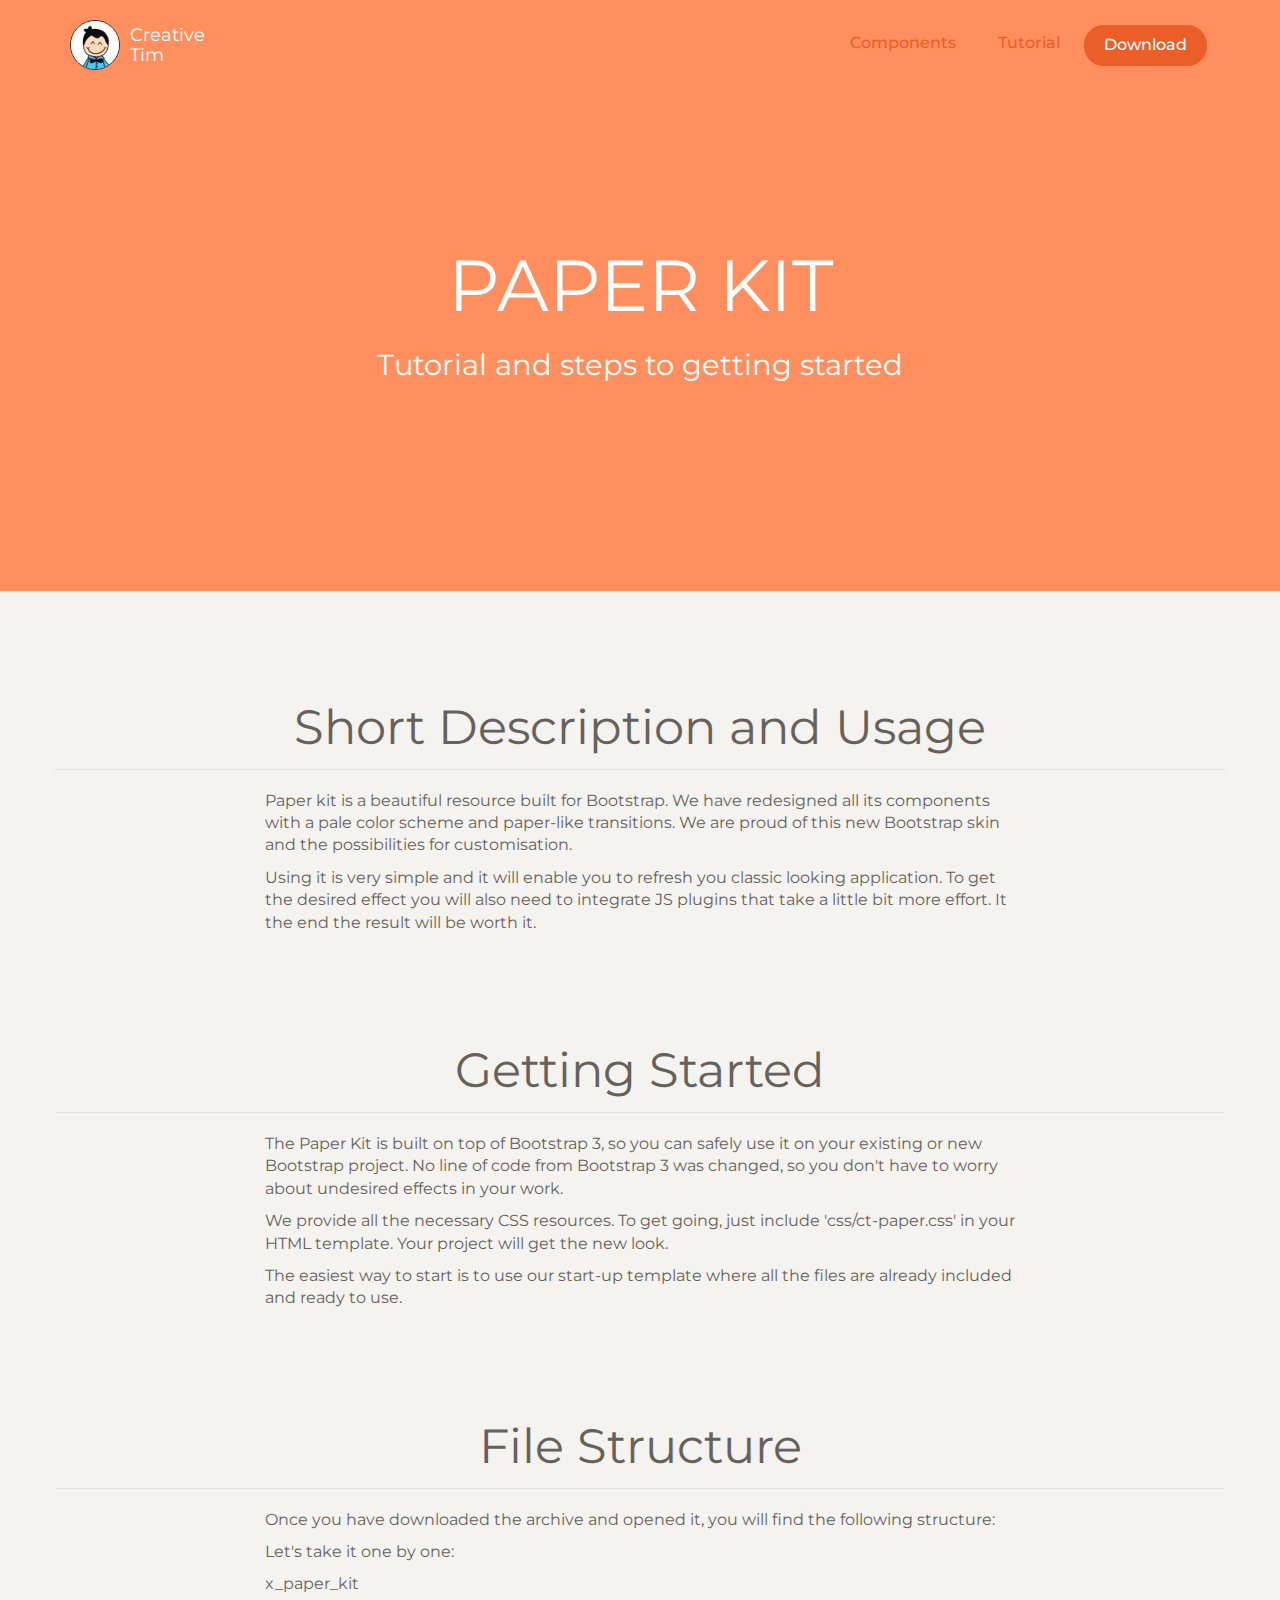
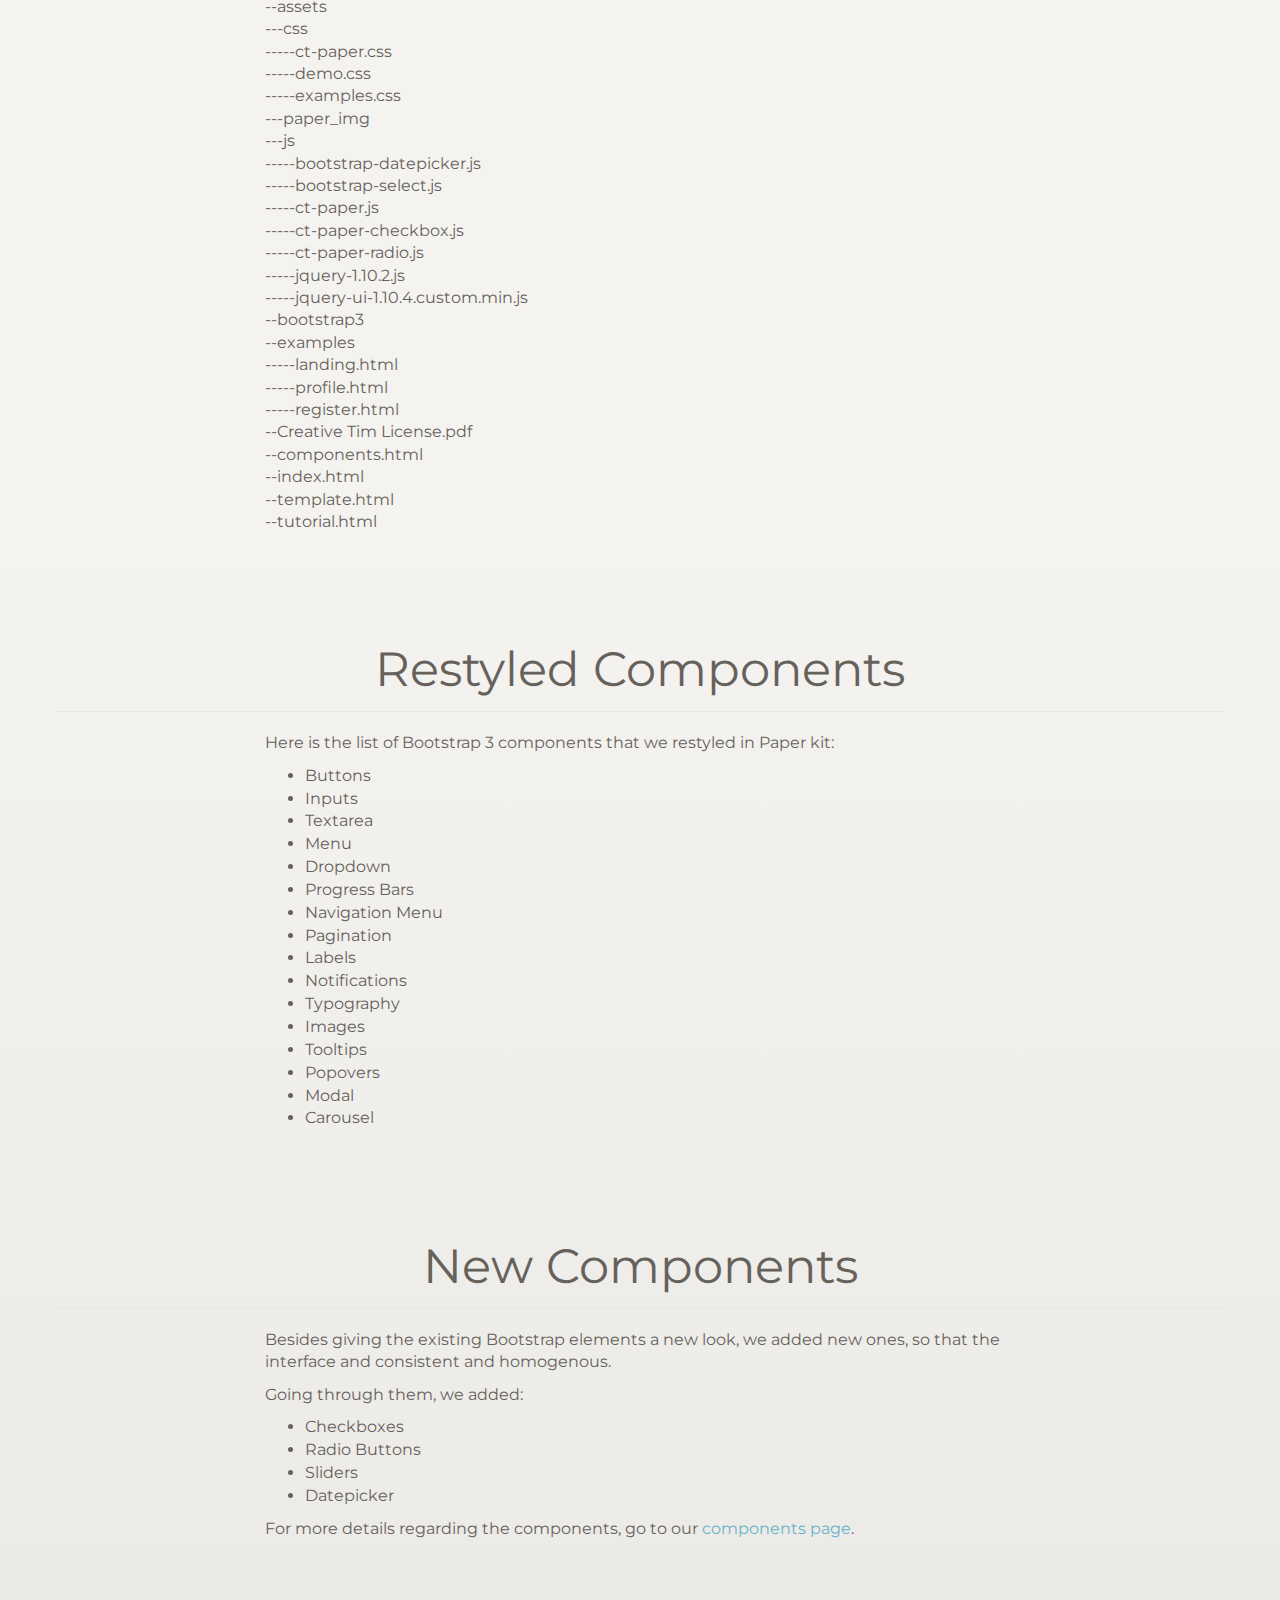
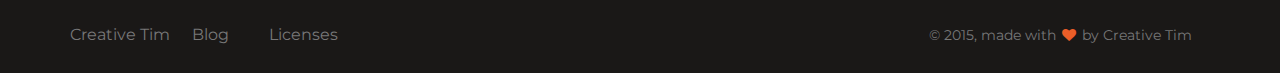
<file: public/libs/ct-paper-theme/tutorial.html>
<!doctype html>
<html lang="en">
<head>
	<meta charset="utf-8" />
	<meta http-equiv="X-UA-Compatible" content="IE=edge,chrome=1" />
	<link rel="icon" type="image/png" href="assets/paper_img/favicon.ico">
    
    <title>Paper Kit Tutorial by Creative Tim</title>
    
    <link href="bootstrap3/css/bootstrap.css" rel="stylesheet" />
    <link href="assets/css/ct-paper.css" rel="stylesheet"/>
    <link href="assets/css/demo.css" rel="stylesheet" /> 
        
    <!--     Fonts and icons     -->
    <link href="http://maxcdn.bootstrapcdn.com/font-awesome/4.2.0/css/font-awesome.min.css" rel="stylesheet">
    <link href='http://fonts.googleapis.com/css?family=Montserrat' rel='stylesheet' type='text/css'>
    <link href='http://fonts.googleapis.com/css?family=Open+Sans:400,300' rel='stylesheet' type='text/css'>
</head>
<body>

<nav class="navbar navbar-ct-danger" role="navigation-demo" id="demo-navbar">
  <div class="container">
    <!-- Brand and toggle get grouped for better mobile display -->
    <div class="navbar-header">
      <button type="button" class="navbar-toggle" data-toggle="collapse" data-target="#navigation-example-2">
        <span class="sr-only">Toggle navigation</span>
        <span class="icon-bar"></span>
        <span class="icon-bar"></span>
        <span class="icon-bar"></span>
      </button>
      <a href="http://www.creative-tim.com">
           <div class="logo-container">
                <div class="logo">
                    <img src="assets/paper_img/new_logo.png" alt="Creative Tim Logo">
                </div>
                <div class="brand">
                    Creative Tim
                </div>
            </div>
      </a>
    </div>

<!-- Collect the nav links, forms, and other content for toggling -->
    <div class="collapse navbar-collapse" id="navigation-example-2">
      <ul class="nav navbar-nav navbar-right">
          <li>
            <a href="components.html" class="btn btn-danger btn-simple">Components</a>
          </li>
          <li>
            <a href="tutorial.html" class="btn btn-danger btn-simple">Tutorial</a>
          </li>
          <li>
            <a href="http://www.creative-tim.com/product/paper-kit" target="_blank" class="btn btn-danger btn-fill">Download</a>
          </li>
       </ul>
    </div><!-- /.navbar-collapse -->
  </div><!-- /.container-->
</nav>         
<div class="demo-header">
        <div class="motto">
            <h1 class="title-uppercase">Paper Kit</h1>
            <h3>Tutorial and steps to getting started</h3>
        </div>
</div>
<div class="main">
    <div class="section">
        <div class="container">
<!--         what is row -->
            <div class="row tim-row">
                <h2 class="text-center">Short Description and Usage</h2>
                <legend></legend>
                <div class="col-md-8 col-md-offset-2">
                    <p>
                    Paper kit is a beautiful resource built for Bootstrap. We have redesigned all its components with a pale color scheme and paper-like transitions. We are proud of this new Bootstrap skin and the possibilities for customisation.
                    </p>
                    <p>
                        Using it is very simple and it will enable you to refresh you classic looking application. To get the desired effect you will also need to integrate JS plugins that take a little bit more effort. It the end the result will be worth it.
                    </p>
                </div>
                
            </div>
<!--         end row -->
        
<!--         usage row -->
            <div class="row tim-row">
                <h2 class="text-center">Getting Started</h2>
                <legend></legend>
                <div class="col-md-8 col-md-offset-2"> 
                <p>
                The Paper Kit is built on top of Bootstrap 3, so you can safely use it on your existing or new Bootstrap project. No line of code from Bootstrap 3 was changed, so you don't have to worry about undesired effects in your work.
                </p>
                <p>
                    We provide all the necessary CSS resources. To get going, just include 'css/ct-paper.css' in your HTML template. Your project will get the new look.
                </p>
                <p>
                    The easiest way to start is to use our start-up template where all the files are already included and ready to use.
                </p>
                </div>
            </div>
<!--         end row -->  
        
<!--         file structure row -->
            <div class="row tim-row">
                <h2 class="text-center">File Structure</h2>
                <legend></legend>
                <div class="col-md-8 col-md-offset-2">
                    <p>
                        Once you have downloaded the archive and opened it, you will find the following structure:
                        
                    </p>
                    <p>
                        Let's take it one by one:
                    </p>
                    <p>
                    x_paper_kit<br>
                    --assets<br>
                    ---css<br>
                    -----ct-paper.css<br>
                    -----demo.css<br>   
                    -----examples.css<br>
                    ---paper_img<br>
                    ---js<br>
                    -----bootstrap-datepicker.js<br>
                    -----bootstrap-select.js<br>
                    -----ct-paper.js<br>
                    -----ct-paper-checkbox.js<br>
                    -----ct-paper-radio.js<br>
                    -----jquery-1.10.2.js<br>
                    -----jquery-ui-1.10.4.custom.min.js<br>
                    --bootstrap3<br>
                    --examples<br>
                    -----landing.html<br>
                    -----profile.html<br>
                    -----register.html<br>
                    --Creative Tim License.pdf<br>
                    --components.html<br>
                    --index.html<br>
                    --template.html<br>
                    --tutorial.html<br>
                   </p>
                </div>
            </div>
<!--         end row -->
            
<!--         restyled components row -->
            <div class="row tim-row">
                <h2 class="text-center">Restyled Components</h2>
                <legend></legend>
                <div class="col-md-8 col-md-offset-2">
                    <p>
                    Here is the list of Bootstrap 3 components that we restyled in Paper kit:
                        <ul>
                            <li> Buttons </li>
                            <li> Inputs</li>
                            <li> Textarea</li>
                            <li> Menu </li>
                            <li> Dropdown</li>
                            <li> Progress Bars</li>
                            <li> Navigation Menu</li>
                            <li> Pagination</li>
                            <li> Labels</li>
                            <li> Notifications</li>
                            <li> Typography</li>
                            <li> Images</li>
                            <li> Tooltips</li>
                            <li> Popovers</li>
                            <li> Modal </li>
                            <li> Carousel</li>
                        </ul>
                    </p>
                </div>
            </div>
<!--         end row -->
            
            <div class="row tim-row">
                <h2 class="text-center">New Components</h2>
                <legend></legend>
                <div class="col-md-8 col-md-offset-2">
                    <p>
                    Besides giving the existing Bootstrap elements a new look, we added new ones, so that the interface and consistent and homogenous.
                    </p>
                    <p>
                    Going through them, we added:
                    <ul>
                        <li> Checkboxes</li>
                        <li> Radio Buttons</li>
                        <li> Sliders</li>
                        <li> Datepicker</li>
                    </ul>
                    </p>
                    <p>
                        For more details regarding the components, go to our <a href="components.html">components page</a>.
                    </p>
                </div>
            </div>
        <!-- end row -->
        </div>
<!-- end container -->
    </div>
</div>
<footer class="footer-demo section-dark">
    <div class="container">
        <nav class="pull-left">
            <ul>

                <li>
                    <a href="http://www.creative-tim.com">
                        Creative Tim
                    </a>
                </li>
                <li>
                    <a href="http://blog.creative-tim.com">
                       Blog
                    </a>
                </li>
                <li>
                    <a href="http://www.creative-tim.com/license">
                        Licenses 
                    </a>
                </li>
            </ul>
        </nav>
        <div class="copyright pull-right">
            &copy; 2015, made with <i class="fa fa-heart heart"></i> by Creative Tim
        </div>
    </div>
</footer>

</body>
<script src="assets/js/jquery-1.10.2.js" type="text/javascript"></script>
<script src="assets/js/jquery-ui-1.10.4.custom.min.js" type="text/javascript"></script>

<script src="bootstrap3/js/bootstrap.js" type="text/javascript"></script>

<!--  Plugins -->
<script src="assets/js/ct-paper-checkbox.js"></script>
<script src="assets/js/ct-paper-radio.js"></script>
<script src="assets/js/bootstrap-select.js"></script>
<script src="assets/js/bootstrap-datepicker.js"></script>

<script src="assets/js/ct-paper.js"></script>
</html>
</file>
<file: public/libs/ct-paper-theme/assets/css/ct-paper.css>
/*      light colors - used for select dropdown         */
/*           Font Smoothing      */
h1, .h1, h2, .h2, h3, .h3, h4, .h4, h5, .h5, h6, .h6, p, .navbar, .brand, a, .td-name, td {
  -moz-osx-font-smoothing: grayscale;
  -webkit-font-smoothing: antialiased;
  font-family: 'Montserrat', "Helvetica", Arial, sans-serif;
}

h1, .h1, h2, .h2, h3, .h3, h4, .h4 {
  font-weight: 400;
  margin: 30px 0 15px;
}

h1, .h1 {
  font-size: 4.5em;
}

h2, .h2 {
  font-size: 3em;
}

h3, .h3 {
  font-size: 1.825em;
  line-height: 1.4;
  margin: 20px 0 10px;
}

h4, .h4 {
  font-size: 1.5em;
  font-weight: 600;
  line-height: 1.2em;
}

h5, .h5 {
  font-size: 1.25em;
  font-weight: 400;
  line-height: 1.4em;
  margin-bottom: 15px;
}

h6, .h6 {
  font-size: 0.9em;
  font-weight: 600;
  text-transform: uppercase;
}

p {
  font-size: 16px;
  line-height: 1.4em;
}

h1 small, h2 small, h3 small, h4 small, h5 small, h6 small, .h1 small, .h2 small, .h3 small, .h4 small, .h5 small, .h6 small, h1 .small, h2 .small, h3 .small, h4 .small, h5 .small, h6 .small, .h1 .small, .h2 .small, .h3 .small, .h4 .small, .h5 .small, .h6 .small {
  color: #9A9A9A;
  font-weight: 300;
  line-height: 1.4em;
}

h1 small, h2 small, h3 small, h1 .small, h2 .small, h3 .small {
  font-size: 60%;
}

.title-uppercase {
  text-transform: uppercase;
}

blockquote {
  font-style: italic;
}

blockquote small {
  font-style: normal;
}

.text-muted {
  color: #DDDDDD;
}

.text-primary, .text-primary:hover {
  color: #427C89 !important;
}

.text-info, .text-info:hover {
  color: #3091B2 !important;
}

.text-success, .text-success:hover {
  color: #42A084 !important;
}

.text-warning, .text-warning:hover {
  color: #BB992F !important;
}

.text-danger, .text-danger:hover {
  color: #B33C12 !important;
}

.glyphicon {
  line-height: 1;
}

/*     General overwrite     */
body {
  color: #66615b;
  font-size: 16px;
  font-family: 'Montserrat', "Helvetica", Arial, sans-serif;
}

a {
  color: #68B3C8;
  -webkit-transition: all 150ms linear;
  -moz-transition: all 150ms linear;
  -o-transition: all 150ms linear;
  -ms-transition: all 150ms linear;
  transition: all 150ms linear;
}
a:hover, a:focus {
  color: #3091B2;
  text-decoration: none;
}

hr {
  border-color: #F1EAE0;
}

.icon {
  fill: #66615b;
}

.fa-base {
  font-size: 1.25em !important;
}

a:focus, a:active,
button::-moz-focus-inner,
input[type="reset"]::-moz-focus-inner,
input[type="button"]::-moz-focus-inner,
input[type="submit"]::-moz-focus-inner,
select::-moz-focus-inner,
input[type="file"] > input[type="button"]::-moz-focus-inner {
  outline: 0;
}

.ui-slider-handle:focus,
.navbar-toggle {
  outline: 0 !important;
}

/*           Animations              */
.form-control,
.input-group-addon,
.tagsinput,
.navbar,
.navbar .alert {
  -webkit-transition: all 300ms linear;
  -moz-transition: all 300ms linear;
  -o-transition: all 300ms linear;
  -ms-transition: all 300ms linear;
  transition: all 300ms linear;
}

.tagsinput .tag,
.tagsinput-remove-link,
.filter,
.btn-hover,
[data-toggle="collapse"] i {
  -webkit-transition: all 150ms linear;
  -moz-transition: all 150ms linear;
  -o-transition: all 150ms linear;
  -ms-transition: all 150ms linear;
  transition: all 150ms linear;
}

.btn-morphing .fa,
.btn-morphing .circle,
.gsdk-collapse {
  -webkit-transition: all 300ms linear;
  -moz-transition: all 300ms linear;
  -o-transition: all 300ms linear;
  -ms-transition: all 300ms linear;
  transition: all 300ms linear;
}

.fa {
  width: 18px;
  text-align: center;
}

.margin-top {
  margin-top: 50px;
}

/*       CT colors          */
.ct-blue,
.checkbox-blue.checkbox.checked .second-icon,
.checkbox-blue.checkbox.checked,
.radio-blue.radio.checked .second-icon,
.radio-blue.radio.checked {
  color: #7A9E9F;
}

.ct-azure,
.checkbox-azure.checkbox.checked .second-icon,
.radio-azure.radio.checked .second-icon,
.checkbox-azure.checkbox.checked,
.radio-azure.radio.checked {
  color: #68B3C8;
}

.ct-green,
.checkbox-green.checkbox.checked .second-icon,
.radio-green.radio.checked .second-icon,
.checkbox-green.checkbox.checked,
.radio-green.radio.checked {
  color: #7AC29A;
}

.ct-orange,
.checkbox-orange.checkbox.checked .second-icon,
.radio-orange.radio.checked .second-icon,
.checkbox-orange.checkbox.checked,
.radio-orange.radio.checked {
  color: #F3BB45;
}

.ct-red,
.checkbox-red.checkbox.checked .second-icon,
.radio-red.radio.checked .second-icon,
.checkbox-red.checkbox.checked,
.radio-red.radio.checked {
  color: #EB5E28;
}

input.ct-blue + span.switch-left,
input.ct-blue + span + label + span.switch-right {
  background-color: #7A9E9F;
}

input.ct-azure + span.switch-left,
input.ct-azure + span + label + span.switch-right {
  background-color: #68B3C8;
}

input.ct-green + span.switch-left,
input.ct-green + span + label + span.switch-right {
  background-color: #7AC29A;
}

input.ct-orange + span.switch-left,
input.ct-orange + span + label + span.switch-right {
  background-color: #F3BB45;
}

input.ct-red + span.switch-left,
input.ct-red + span + label + span.switch-right {
  background-color: #EB5E28;
}

.btn,
.navbar .navbar-nav > li > a.btn {
  border-radius: 20px;
  box-sizing: border-box;
  border-width: 2px;
  background-color: transparent;
  font-size: 16px;
  font-weight: 500;
  padding: 7px 18px;
  border-color: #66615B;
  color: #66615B;
  -webkit-transition: all 150ms linear;
  -moz-transition: all 150ms linear;
  -o-transition: all 150ms linear;
  -ms-transition: all 150ms linear;
  transition: all 150ms linear;
}
.btn:hover, .btn:focus, .btn:active, .btn.active, .open > .btn.dropdown-toggle,
.navbar .navbar-nav > li > a.btn:hover,
.navbar .navbar-nav > li > a.btn:focus,
.navbar .navbar-nav > li > a.btn:active,
.navbar .navbar-nav > li > a.btn.active, .open >
.navbar .navbar-nav > li > a.btn.dropdown-toggle {
  background-color: #66615B;
  color: rgba(255, 255, 255, 0.7);
  border-color: #66615B;
}
.btn:hover .caret, .btn:focus .caret, .btn:active .caret, .btn.active .caret, .open > .btn.dropdown-toggle .caret,
.navbar .navbar-nav > li > a.btn:hover .caret,
.navbar .navbar-nav > li > a.btn:focus .caret,
.navbar .navbar-nav > li > a.btn:active .caret,
.navbar .navbar-nav > li > a.btn.active .caret, .open >
.navbar .navbar-nav > li > a.btn.dropdown-toggle .caret {
  border-top-color: rgba(255, 255, 255, 0.7);
}
.btn.disabled, .btn.disabled:hover, .btn.disabled:focus, .btn.disabled.focus, .btn.disabled:active, .btn.disabled.active, .btn:disabled, .btn:disabled:hover, .btn:disabled:focus, .btn:disabled.focus, .btn:disabled:active, .btn:disabled.active, .btn[disabled], .btn[disabled]:hover, .btn[disabled]:focus, .btn[disabled].focus, .btn[disabled]:active, .btn[disabled].active, fieldset[disabled] .btn, fieldset[disabled] .btn:hover, fieldset[disabled] .btn:focus, fieldset[disabled] .btn.focus, fieldset[disabled] .btn:active, fieldset[disabled] .btn.active,
.navbar .navbar-nav > li > a.btn.disabled,
.navbar .navbar-nav > li > a.btn.disabled:hover,
.navbar .navbar-nav > li > a.btn.disabled:focus,
.navbar .navbar-nav > li > a.btn.disabled.focus,
.navbar .navbar-nav > li > a.btn.disabled:active,
.navbar .navbar-nav > li > a.btn.disabled.active,
.navbar .navbar-nav > li > a.btn:disabled,
.navbar .navbar-nav > li > a.btn:disabled:hover,
.navbar .navbar-nav > li > a.btn:disabled:focus,
.navbar .navbar-nav > li > a.btn:disabled.focus,
.navbar .navbar-nav > li > a.btn:disabled:active,
.navbar .navbar-nav > li > a.btn:disabled.active,
.navbar .navbar-nav > li > a.btn[disabled],
.navbar .navbar-nav > li > a.btn[disabled]:hover,
.navbar .navbar-nav > li > a.btn[disabled]:focus,
.navbar .navbar-nav > li > a.btn[disabled].focus,
.navbar .navbar-nav > li > a.btn[disabled]:active,
.navbar .navbar-nav > li > a.btn[disabled].active, fieldset[disabled]
.navbar .navbar-nav > li > a.btn, fieldset[disabled]
.navbar .navbar-nav > li > a.btn:hover, fieldset[disabled]
.navbar .navbar-nav > li > a.btn:focus, fieldset[disabled]
.navbar .navbar-nav > li > a.btn.focus, fieldset[disabled]
.navbar .navbar-nav > li > a.btn:active, fieldset[disabled]
.navbar .navbar-nav > li > a.btn.active {
  background-color: transparent;
  border-color: #66615B;
}
.btn.btn-fill,
.navbar .navbar-nav > li > a.btn.btn-fill {
  color: #FFFFFF;
  background-color: #66615B;
  opacity: 1;
  filter: alpha(opacity=100);
}
.btn.btn-fill:hover, .btn.btn-fill:focus, .btn.btn-fill:active, .btn.btn-fill.active, .open > .btn.btn-fill.dropdown-toggle,
.navbar .navbar-nav > li > a.btn.btn-fill:hover,
.navbar .navbar-nav > li > a.btn.btn-fill:focus,
.navbar .navbar-nav > li > a.btn.btn-fill:active,
.navbar .navbar-nav > li > a.btn.btn-fill.active, .open >
.navbar .navbar-nav > li > a.btn.btn-fill.dropdown-toggle {
  background-color: #403D39;
  color: #FFFFFF;
  border-color: #403D39;
}
.btn.btn-fill .caret,
.navbar .navbar-nav > li > a.btn.btn-fill .caret {
  border-top-color: #FFFFFF;
}
.btn.btn-simple:hover, .btn.btn-simple:focus, .btn.btn-simple:active, .btn.btn-simple.active, .open > .btn.btn-simple.dropdown-toggle,
.navbar .navbar-nav > li > a.btn.btn-simple:hover,
.navbar .navbar-nav > li > a.btn.btn-simple:focus,
.navbar .navbar-nav > li > a.btn.btn-simple:active,
.navbar .navbar-nav > li > a.btn.btn-simple.active, .open >
.navbar .navbar-nav > li > a.btn.btn-simple.dropdown-toggle {
  background-color: transparent;
  color: #403D39;
}
.btn.btn-simple .caret,
.navbar .navbar-nav > li > a.btn.btn-simple .caret {
  border-top-color: #FFFFFF;
}
.btn .caret,
.navbar .navbar-nav > li > a.btn .caret {
  border-top-color: #66615B;
}
.btn:hover, .btn:focus,
.navbar .navbar-nav > li > a.btn:hover,
.navbar .navbar-nav > li > a.btn:focus {
  outline: 0 !important;
}
.btn:active, .btn.active, .open > .btn.dropdown-toggle,
.navbar .navbar-nav > li > a.btn:active,
.navbar .navbar-nav > li > a.btn.active, .open >
.navbar .navbar-nav > li > a.btn.dropdown-toggle {
  -webkit-box-shadow: none;
  box-shadow: none;
  outline: 0 !important;
}
.btn.btn-icon,
.navbar .navbar-nav > li > a.btn.btn-icon {
  padding: 7px;
}
.btn i,
.navbar .navbar-nav > li > a.btn i {
  margin-right: 5px;
}

.btn-group .btn + .btn,
.btn-group .btn + .btn-group,
.btn-group .btn-group + .btn,
.btn-group .btn-group + .btn-group {
  margin-left: -2px;
}

.navbar .navbar-nav > li > a.btn-primary, .btn-primary {
  border-color: #7A9E9F;
  color: #7A9E9F;
}
.navbar .navbar-nav > li > a.btn-primary:hover, .navbar .navbar-nav > li > a.btn-primary:focus, .navbar .navbar-nav > li > a.btn-primary:active, .navbar .navbar-nav > li > a.btn-primary.active, .open > .navbar .navbar-nav > li > a.btn-primary.dropdown-toggle, .btn-primary:hover, .btn-primary:focus, .btn-primary:active, .btn-primary.active, .open > .btn-primary.dropdown-toggle {
  background-color: #7A9E9F;
  color: rgba(255, 255, 255, 0.7);
  border-color: #7A9E9F;
}
.navbar .navbar-nav > li > a.btn-primary:hover .caret, .navbar .navbar-nav > li > a.btn-primary:focus .caret, .navbar .navbar-nav > li > a.btn-primary:active .caret, .navbar .navbar-nav > li > a.btn-primary.active .caret, .open > .navbar .navbar-nav > li > a.btn-primary.dropdown-toggle .caret, .btn-primary:hover .caret, .btn-primary:focus .caret, .btn-primary:active .caret, .btn-primary.active .caret, .open > .btn-primary.dropdown-toggle .caret {
  border-top-color: rgba(255, 255, 255, 0.7);
}
.navbar .navbar-nav > li > a.btn-primary.disabled, .navbar .navbar-nav > li > a.btn-primary.disabled:hover, .navbar .navbar-nav > li > a.btn-primary.disabled:focus, .navbar .navbar-nav > li > a.btn-primary.disabled.focus, .navbar .navbar-nav > li > a.btn-primary.disabled:active, .navbar .navbar-nav > li > a.btn-primary.disabled.active, .navbar .navbar-nav > li > a.btn-primary:disabled, .navbar .navbar-nav > li > a.btn-primary:disabled:hover, .navbar .navbar-nav > li > a.btn-primary:disabled:focus, .navbar .navbar-nav > li > a.btn-primary:disabled.focus, .navbar .navbar-nav > li > a.btn-primary:disabled:active, .navbar .navbar-nav > li > a.btn-primary:disabled.active, .navbar .navbar-nav > li > a.btn-primary[disabled], .navbar .navbar-nav > li > a.btn-primary[disabled]:hover, .navbar .navbar-nav > li > a.btn-primary[disabled]:focus, .navbar .navbar-nav > li > a.btn-primary[disabled].focus, .navbar .navbar-nav > li > a.btn-primary[disabled]:active, .navbar .navbar-nav > li > a.btn-primary[disabled].active, fieldset[disabled] .navbar .navbar-nav > li > a.btn-primary, fieldset[disabled] .navbar .navbar-nav > li > a.btn-primary:hover, fieldset[disabled] .navbar .navbar-nav > li > a.btn-primary:focus, fieldset[disabled] .navbar .navbar-nav > li > a.btn-primary.focus, fieldset[disabled] .navbar .navbar-nav > li > a.btn-primary:active, fieldset[disabled] .navbar .navbar-nav > li > a.btn-primary.active, .btn-primary.disabled, .btn-primary.disabled:hover, .btn-primary.disabled:focus, .btn-primary.disabled.focus, .btn-primary.disabled:active, .btn-primary.disabled.active, .btn-primary:disabled, .btn-primary:disabled:hover, .btn-primary:disabled:focus, .btn-primary:disabled.focus, .btn-primary:disabled:active, .btn-primary:disabled.active, .btn-primary[disabled], .btn-primary[disabled]:hover, .btn-primary[disabled]:focus, .btn-primary[disabled].focus, .btn-primary[disabled]:active, .btn-primary[disabled].active, fieldset[disabled] .btn-primary, fieldset[disabled] .btn-primary:hover, fieldset[disabled] .btn-primary:focus, fieldset[disabled] .btn-primary.focus, fieldset[disabled] .btn-primary:active, fieldset[disabled] .btn-primary.active {
  background-color: transparent;
  border-color: #7A9E9F;
}
.navbar .navbar-nav > li > a.btn-primary.btn-fill, .btn-primary.btn-fill {
  color: #FFFFFF;
  background-color: #7A9E9F;
  opacity: 1;
  filter: alpha(opacity=100);
}
.navbar .navbar-nav > li > a.btn-primary.btn-fill:hover, .navbar .navbar-nav > li > a.btn-primary.btn-fill:focus, .navbar .navbar-nav > li > a.btn-primary.btn-fill:active, .navbar .navbar-nav > li > a.btn-primary.btn-fill.active, .open > .navbar .navbar-nav > li > a.btn-primary.btn-fill.dropdown-toggle, .btn-primary.btn-fill:hover, .btn-primary.btn-fill:focus, .btn-primary.btn-fill:active, .btn-primary.btn-fill.active, .open > .btn-primary.btn-fill.dropdown-toggle {
  background-color: #427C89;
  color: #FFFFFF;
  border-color: #427C89;
}
.navbar .navbar-nav > li > a.btn-primary.btn-fill .caret, .btn-primary.btn-fill .caret {
  border-top-color: #FFFFFF;
}
.navbar .navbar-nav > li > a.btn-primary.btn-simple:hover, .navbar .navbar-nav > li > a.btn-primary.btn-simple:focus, .navbar .navbar-nav > li > a.btn-primary.btn-simple:active, .navbar .navbar-nav > li > a.btn-primary.btn-simple.active, .open > .navbar .navbar-nav > li > a.btn-primary.btn-simple.dropdown-toggle, .btn-primary.btn-simple:hover, .btn-primary.btn-simple:focus, .btn-primary.btn-simple:active, .btn-primary.btn-simple.active, .open > .btn-primary.btn-simple.dropdown-toggle {
  background-color: transparent;
  color: #427C89;
}
.navbar .navbar-nav > li > a.btn-primary.btn-simple .caret, .btn-primary.btn-simple .caret {
  border-top-color: #FFFFFF;
}
.navbar .navbar-nav > li > a.btn-primary .caret, .btn-primary .caret {
  border-top-color: #7A9E9F;
}

.navbar .navbar-nav > li > a.btn-success, .btn-success {
  border-color: #7AC29A;
  color: #7AC29A;
}
.navbar .navbar-nav > li > a.btn-success:hover, .navbar .navbar-nav > li > a.btn-success:focus, .navbar .navbar-nav > li > a.btn-success:active, .navbar .navbar-nav > li > a.btn-success.active, .open > .navbar .navbar-nav > li > a.btn-success.dropdown-toggle, .btn-success:hover, .btn-success:focus, .btn-success:active, .btn-success.active, .open > .btn-success.dropdown-toggle {
  background-color: #7AC29A;
  color: rgba(255, 255, 255, 0.7);
  border-color: #7AC29A;
}
.navbar .navbar-nav > li > a.btn-success:hover .caret, .navbar .navbar-nav > li > a.btn-success:focus .caret, .navbar .navbar-nav > li > a.btn-success:active .caret, .navbar .navbar-nav > li > a.btn-success.active .caret, .open > .navbar .navbar-nav > li > a.btn-success.dropdown-toggle .caret, .btn-success:hover .caret, .btn-success:focus .caret, .btn-success:active .caret, .btn-success.active .caret, .open > .btn-success.dropdown-toggle .caret {
  border-top-color: rgba(255, 255, 255, 0.7);
}
.navbar .navbar-nav > li > a.btn-success.disabled, .navbar .navbar-nav > li > a.btn-success.disabled:hover, .navbar .navbar-nav > li > a.btn-success.disabled:focus, .navbar .navbar-nav > li > a.btn-success.disabled.focus, .navbar .navbar-nav > li > a.btn-success.disabled:active, .navbar .navbar-nav > li > a.btn-success.disabled.active, .navbar .navbar-nav > li > a.btn-success:disabled, .navbar .navbar-nav > li > a.btn-success:disabled:hover, .navbar .navbar-nav > li > a.btn-success:disabled:focus, .navbar .navbar-nav > li > a.btn-success:disabled.focus, .navbar .navbar-nav > li > a.btn-success:disabled:active, .navbar .navbar-nav > li > a.btn-success:disabled.active, .navbar .navbar-nav > li > a.btn-success[disabled], .navbar .navbar-nav > li > a.btn-success[disabled]:hover, .navbar .navbar-nav > li > a.btn-success[disabled]:focus, .navbar .navbar-nav > li > a.btn-success[disabled].focus, .navbar .navbar-nav > li > a.btn-success[disabled]:active, .navbar .navbar-nav > li > a.btn-success[disabled].active, fieldset[disabled] .navbar .navbar-nav > li > a.btn-success, fieldset[disabled] .navbar .navbar-nav > li > a.btn-success:hover, fieldset[disabled] .navbar .navbar-nav > li > a.btn-success:focus, fieldset[disabled] .navbar .navbar-nav > li > a.btn-success.focus, fieldset[disabled] .navbar .navbar-nav > li > a.btn-success:active, fieldset[disabled] .navbar .navbar-nav > li > a.btn-success.active, .btn-success.disabled, .btn-success.disabled:hover, .btn-success.disabled:focus, .btn-success.disabled.focus, .btn-success.disabled:active, .btn-success.disabled.active, .btn-success:disabled, .btn-success:disabled:hover, .btn-success:disabled:focus, .btn-success:disabled.focus, .btn-success:disabled:active, .btn-success:disabled.active, .btn-success[disabled], .btn-success[disabled]:hover, .btn-success[disabled]:focus, .btn-success[disabled].focus, .btn-success[disabled]:active, .btn-success[disabled].active, fieldset[disabled] .btn-success, fieldset[disabled] .btn-success:hover, fieldset[disabled] .btn-success:focus, fieldset[disabled] .btn-success.focus, fieldset[disabled] .btn-success:active, fieldset[disabled] .btn-success.active {
  background-color: transparent;
  border-color: #7AC29A;
}
.navbar .navbar-nav > li > a.btn-success.btn-fill, .btn-success.btn-fill {
  color: #FFFFFF;
  background-color: #7AC29A;
  opacity: 1;
  filter: alpha(opacity=100);
}
.navbar .navbar-nav > li > a.btn-success.btn-fill:hover, .navbar .navbar-nav > li > a.btn-success.btn-fill:focus, .navbar .navbar-nav > li > a.btn-success.btn-fill:active, .navbar .navbar-nav > li > a.btn-success.btn-fill.active, .open > .navbar .navbar-nav > li > a.btn-success.btn-fill.dropdown-toggle, .btn-success.btn-fill:hover, .btn-success.btn-fill:focus, .btn-success.btn-fill:active, .btn-success.btn-fill.active, .open > .btn-success.btn-fill.dropdown-toggle {
  background-color: #42A084;
  color: #FFFFFF;
  border-color: #42A084;
}
.navbar .navbar-nav > li > a.btn-success.btn-fill .caret, .btn-success.btn-fill .caret {
  border-top-color: #FFFFFF;
}
.navbar .navbar-nav > li > a.btn-success.btn-simple:hover, .navbar .navbar-nav > li > a.btn-success.btn-simple:focus, .navbar .navbar-nav > li > a.btn-success.btn-simple:active, .navbar .navbar-nav > li > a.btn-success.btn-simple.active, .open > .navbar .navbar-nav > li > a.btn-success.btn-simple.dropdown-toggle, .btn-success.btn-simple:hover, .btn-success.btn-simple:focus, .btn-success.btn-simple:active, .btn-success.btn-simple.active, .open > .btn-success.btn-simple.dropdown-toggle {
  background-color: transparent;
  color: #42A084;
}
.navbar .navbar-nav > li > a.btn-success.btn-simple .caret, .btn-success.btn-simple .caret {
  border-top-color: #FFFFFF;
}
.navbar .navbar-nav > li > a.btn-success .caret, .btn-success .caret {
  border-top-color: #7AC29A;
}

.navbar .navbar-nav > li > a.btn-info, .btn-info {
  border-color: #68B3C8;
  color: #68B3C8;
}
.navbar .navbar-nav > li > a.btn-info:hover, .navbar .navbar-nav > li > a.btn-info:focus, .navbar .navbar-nav > li > a.btn-info:active, .navbar .navbar-nav > li > a.btn-info.active, .open > .navbar .navbar-nav > li > a.btn-info.dropdown-toggle, .btn-info:hover, .btn-info:focus, .btn-info:active, .btn-info.active, .open > .btn-info.dropdown-toggle {
  background-color: #68B3C8;
  color: rgba(255, 255, 255, 0.7);
  border-color: #68B3C8;
}
.navbar .navbar-nav > li > a.btn-info:hover .caret, .navbar .navbar-nav > li > a.btn-info:focus .caret, .navbar .navbar-nav > li > a.btn-info:active .caret, .navbar .navbar-nav > li > a.btn-info.active .caret, .open > .navbar .navbar-nav > li > a.btn-info.dropdown-toggle .caret, .btn-info:hover .caret, .btn-info:focus .caret, .btn-info:active .caret, .btn-info.active .caret, .open > .btn-info.dropdown-toggle .caret {
  border-top-color: rgba(255, 255, 255, 0.7);
}
.navbar .navbar-nav > li > a.btn-info.disabled, .navbar .navbar-nav > li > a.btn-info.disabled:hover, .navbar .navbar-nav > li > a.btn-info.disabled:focus, .navbar .navbar-nav > li > a.btn-info.disabled.focus, .navbar .navbar-nav > li > a.btn-info.disabled:active, .navbar .navbar-nav > li > a.btn-info.disabled.active, .navbar .navbar-nav > li > a.btn-info:disabled, .navbar .navbar-nav > li > a.btn-info:disabled:hover, .navbar .navbar-nav > li > a.btn-info:disabled:focus, .navbar .navbar-nav > li > a.btn-info:disabled.focus, .navbar .navbar-nav > li > a.btn-info:disabled:active, .navbar .navbar-nav > li > a.btn-info:disabled.active, .navbar .navbar-nav > li > a.btn-info[disabled], .navbar .navbar-nav > li > a.btn-info[disabled]:hover, .navbar .navbar-nav > li > a.btn-info[disabled]:focus, .navbar .navbar-nav > li > a.btn-info[disabled].focus, .navbar .navbar-nav > li > a.btn-info[disabled]:active, .navbar .navbar-nav > li > a.btn-info[disabled].active, fieldset[disabled] .navbar .navbar-nav > li > a.btn-info, fieldset[disabled] .navbar .navbar-nav > li > a.btn-info:hover, fieldset[disabled] .navbar .navbar-nav > li > a.btn-info:focus, fieldset[disabled] .navbar .navbar-nav > li > a.btn-info.focus, fieldset[disabled] .navbar .navbar-nav > li > a.btn-info:active, fieldset[disabled] .navbar .navbar-nav > li > a.btn-info.active, .btn-info.disabled, .btn-info.disabled:hover, .btn-info.disabled:focus, .btn-info.disabled.focus, .btn-info.disabled:active, .btn-info.disabled.active, .btn-info:disabled, .btn-info:disabled:hover, .btn-info:disabled:focus, .btn-info:disabled.focus, .btn-info:disabled:active, .btn-info:disabled.active, .btn-info[disabled], .btn-info[disabled]:hover, .btn-info[disabled]:focus, .btn-info[disabled].focus, .btn-info[disabled]:active, .btn-info[disabled].active, fieldset[disabled] .btn-info, fieldset[disabled] .btn-info:hover, fieldset[disabled] .btn-info:focus, fieldset[disabled] .btn-info.focus, fieldset[disabled] .btn-info:active, fieldset[disabled] .btn-info.active {
  background-color: transparent;
  border-color: #68B3C8;
}
.navbar .navbar-nav > li > a.btn-info.btn-fill, .btn-info.btn-fill {
  color: #FFFFFF;
  background-color: #68B3C8;
  opacity: 1;
  filter: alpha(opacity=100);
}
.navbar .navbar-nav > li > a.btn-info.btn-fill:hover, .navbar .navbar-nav > li > a.btn-info.btn-fill:focus, .navbar .navbar-nav > li > a.btn-info.btn-fill:active, .navbar .navbar-nav > li > a.btn-info.btn-fill.active, .open > .navbar .navbar-nav > li > a.btn-info.btn-fill.dropdown-toggle, .btn-info.btn-fill:hover, .btn-info.btn-fill:focus, .btn-info.btn-fill:active, .btn-info.btn-fill.active, .open > .btn-info.btn-fill.dropdown-toggle {
  background-color: #3091B2;
  color: #FFFFFF;
  border-color: #3091B2;
}
.navbar .navbar-nav > li > a.btn-info.btn-fill .caret, .btn-info.btn-fill .caret {
  border-top-color: #FFFFFF;
}
.navbar .navbar-nav > li > a.btn-info.btn-simple:hover, .navbar .navbar-nav > li > a.btn-info.btn-simple:focus, .navbar .navbar-nav > li > a.btn-info.btn-simple:active, .navbar .navbar-nav > li > a.btn-info.btn-simple.active, .open > .navbar .navbar-nav > li > a.btn-info.btn-simple.dropdown-toggle, .btn-info.btn-simple:hover, .btn-info.btn-simple:focus, .btn-info.btn-simple:active, .btn-info.btn-simple.active, .open > .btn-info.btn-simple.dropdown-toggle {
  background-color: transparent;
  color: #3091B2;
}
.navbar .navbar-nav > li > a.btn-info.btn-simple .caret, .btn-info.btn-simple .caret {
  border-top-color: #FFFFFF;
}
.navbar .navbar-nav > li > a.btn-info .caret, .btn-info .caret {
  border-top-color: #68B3C8;
}

.navbar .navbar-nav > li > a.btn-warning, .btn-warning {
  border-color: #F3BB45;
  color: #F3BB45;
}
.navbar .navbar-nav > li > a.btn-warning:hover, .navbar .navbar-nav > li > a.btn-warning:focus, .navbar .navbar-nav > li > a.btn-warning:active, .navbar .navbar-nav > li > a.btn-warning.active, .open > .navbar .navbar-nav > li > a.btn-warning.dropdown-toggle, .btn-warning:hover, .btn-warning:focus, .btn-warning:active, .btn-warning.active, .open > .btn-warning.dropdown-toggle {
  background-color: #F3BB45;
  color: rgba(255, 255, 255, 0.7);
  border-color: #F3BB45;
}
.navbar .navbar-nav > li > a.btn-warning:hover .caret, .navbar .navbar-nav > li > a.btn-warning:focus .caret, .navbar .navbar-nav > li > a.btn-warning:active .caret, .navbar .navbar-nav > li > a.btn-warning.active .caret, .open > .navbar .navbar-nav > li > a.btn-warning.dropdown-toggle .caret, .btn-warning:hover .caret, .btn-warning:focus .caret, .btn-warning:active .caret, .btn-warning.active .caret, .open > .btn-warning.dropdown-toggle .caret {
  border-top-color: rgba(255, 255, 255, 0.7);
}
.navbar .navbar-nav > li > a.btn-warning.disabled, .navbar .navbar-nav > li > a.btn-warning.disabled:hover, .navbar .navbar-nav > li > a.btn-warning.disabled:focus, .navbar .navbar-nav > li > a.btn-warning.disabled.focus, .navbar .navbar-nav > li > a.btn-warning.disabled:active, .navbar .navbar-nav > li > a.btn-warning.disabled.active, .navbar .navbar-nav > li > a.btn-warning:disabled, .navbar .navbar-nav > li > a.btn-warning:disabled:hover, .navbar .navbar-nav > li > a.btn-warning:disabled:focus, .navbar .navbar-nav > li > a.btn-warning:disabled.focus, .navbar .navbar-nav > li > a.btn-warning:disabled:active, .navbar .navbar-nav > li > a.btn-warning:disabled.active, .navbar .navbar-nav > li > a.btn-warning[disabled], .navbar .navbar-nav > li > a.btn-warning[disabled]:hover, .navbar .navbar-nav > li > a.btn-warning[disabled]:focus, .navbar .navbar-nav > li > a.btn-warning[disabled].focus, .navbar .navbar-nav > li > a.btn-warning[disabled]:active, .navbar .navbar-nav > li > a.btn-warning[disabled].active, fieldset[disabled] .navbar .navbar-nav > li > a.btn-warning, fieldset[disabled] .navbar .navbar-nav > li > a.btn-warning:hover, fieldset[disabled] .navbar .navbar-nav > li > a.btn-warning:focus, fieldset[disabled] .navbar .navbar-nav > li > a.btn-warning.focus, fieldset[disabled] .navbar .navbar-nav > li > a.btn-warning:active, fieldset[disabled] .navbar .navbar-nav > li > a.btn-warning.active, .btn-warning.disabled, .btn-warning.disabled:hover, .btn-warning.disabled:focus, .btn-warning.disabled.focus, .btn-warning.disabled:active, .btn-warning.disabled.active, .btn-warning:disabled, .btn-warning:disabled:hover, .btn-warning:disabled:focus, .btn-warning:disabled.focus, .btn-warning:disabled:active, .btn-warning:disabled.active, .btn-warning[disabled], .btn-warning[disabled]:hover, .btn-warning[disabled]:focus, .btn-warning[disabled].focus, .btn-warning[disabled]:active, .btn-warning[disabled].active, fieldset[disabled] .btn-warning, fieldset[disabled] .btn-warning:hover, fieldset[disabled] .btn-warning:focus, fieldset[disabled] .btn-warning.focus, fieldset[disabled] .btn-warning:active, fieldset[disabled] .btn-warning.active {
  background-color: transparent;
  border-color: #F3BB45;
}
.navbar .navbar-nav > li > a.btn-warning.btn-fill, .btn-warning.btn-fill {
  color: #FFFFFF;
  background-color: #F3BB45;
  opacity: 1;
  filter: alpha(opacity=100);
}
.navbar .navbar-nav > li > a.btn-warning.btn-fill:hover, .navbar .navbar-nav > li > a.btn-warning.btn-fill:focus, .navbar .navbar-nav > li > a.btn-warning.btn-fill:active, .navbar .navbar-nav > li > a.btn-warning.btn-fill.active, .open > .navbar .navbar-nav > li > a.btn-warning.btn-fill.dropdown-toggle, .btn-warning.btn-fill:hover, .btn-warning.btn-fill:focus, .btn-warning.btn-fill:active, .btn-warning.btn-fill.active, .open > .btn-warning.btn-fill.dropdown-toggle {
  background-color: #BB992F;
  color: #FFFFFF;
  border-color: #BB992F;
}
.navbar .navbar-nav > li > a.btn-warning.btn-fill .caret, .btn-warning.btn-fill .caret {
  border-top-color: #FFFFFF;
}
.navbar .navbar-nav > li > a.btn-warning.btn-simple:hover, .navbar .navbar-nav > li > a.btn-warning.btn-simple:focus, .navbar .navbar-nav > li > a.btn-warning.btn-simple:active, .navbar .navbar-nav > li > a.btn-warning.btn-simple.active, .open > .navbar .navbar-nav > li > a.btn-warning.btn-simple.dropdown-toggle, .btn-warning.btn-simple:hover, .btn-warning.btn-simple:focus, .btn-warning.btn-simple:active, .btn-warning.btn-simple.active, .open > .btn-warning.btn-simple.dropdown-toggle {
  background-color: transparent;
  color: #BB992F;
}
.navbar .navbar-nav > li > a.btn-warning.btn-simple .caret, .btn-warning.btn-simple .caret {
  border-top-color: #FFFFFF;
}
.navbar .navbar-nav > li > a.btn-warning .caret, .btn-warning .caret {
  border-top-color: #F3BB45;
}

.navbar .navbar-nav > li > a.btn-danger, .btn-danger {
  border-color: #EB5E28;
  color: #EB5E28;
}
.navbar .navbar-nav > li > a.btn-danger:hover, .navbar .navbar-nav > li > a.btn-danger:focus, .navbar .navbar-nav > li > a.btn-danger:active, .navbar .navbar-nav > li > a.btn-danger.active, .open > .navbar .navbar-nav > li > a.btn-danger.dropdown-toggle, .btn-danger:hover, .btn-danger:focus, .btn-danger:active, .btn-danger.active, .open > .btn-danger.dropdown-toggle {
  background-color: #EB5E28;
  color: rgba(255, 255, 255, 0.7);
  border-color: #EB5E28;
}
.navbar .navbar-nav > li > a.btn-danger:hover .caret, .navbar .navbar-nav > li > a.btn-danger:focus .caret, .navbar .navbar-nav > li > a.btn-danger:active .caret, .navbar .navbar-nav > li > a.btn-danger.active .caret, .open > .navbar .navbar-nav > li > a.btn-danger.dropdown-toggle .caret, .btn-danger:hover .caret, .btn-danger:focus .caret, .btn-danger:active .caret, .btn-danger.active .caret, .open > .btn-danger.dropdown-toggle .caret {
  border-top-color: rgba(255, 255, 255, 0.7);
}
.navbar .navbar-nav > li > a.btn-danger.disabled, .navbar .navbar-nav > li > a.btn-danger.disabled:hover, .navbar .navbar-nav > li > a.btn-danger.disabled:focus, .navbar .navbar-nav > li > a.btn-danger.disabled.focus, .navbar .navbar-nav > li > a.btn-danger.disabled:active, .navbar .navbar-nav > li > a.btn-danger.disabled.active, .navbar .navbar-nav > li > a.btn-danger:disabled, .navbar .navbar-nav > li > a.btn-danger:disabled:hover, .navbar .navbar-nav > li > a.btn-danger:disabled:focus, .navbar .navbar-nav > li > a.btn-danger:disabled.focus, .navbar .navbar-nav > li > a.btn-danger:disabled:active, .navbar .navbar-nav > li > a.btn-danger:disabled.active, .navbar .navbar-nav > li > a.btn-danger[disabled], .navbar .navbar-nav > li > a.btn-danger[disabled]:hover, .navbar .navbar-nav > li > a.btn-danger[disabled]:focus, .navbar .navbar-nav > li > a.btn-danger[disabled].focus, .navbar .navbar-nav > li > a.btn-danger[disabled]:active, .navbar .navbar-nav > li > a.btn-danger[disabled].active, fieldset[disabled] .navbar .navbar-nav > li > a.btn-danger, fieldset[disabled] .navbar .navbar-nav > li > a.btn-danger:hover, fieldset[disabled] .navbar .navbar-nav > li > a.btn-danger:focus, fieldset[disabled] .navbar .navbar-nav > li > a.btn-danger.focus, fieldset[disabled] .navbar .navbar-nav > li > a.btn-danger:active, fieldset[disabled] .navbar .navbar-nav > li > a.btn-danger.active, .btn-danger.disabled, .btn-danger.disabled:hover, .btn-danger.disabled:focus, .btn-danger.disabled.focus, .btn-danger.disabled:active, .btn-danger.disabled.active, .btn-danger:disabled, .btn-danger:disabled:hover, .btn-danger:disabled:focus, .btn-danger:disabled.focus, .btn-danger:disabled:active, .btn-danger:disabled.active, .btn-danger[disabled], .btn-danger[disabled]:hover, .btn-danger[disabled]:focus, .btn-danger[disabled].focus, .btn-danger[disabled]:active, .btn-danger[disabled].active, fieldset[disabled] .btn-danger, fieldset[disabled] .btn-danger:hover, fieldset[disabled] .btn-danger:focus, fieldset[disabled] .btn-danger.focus, fieldset[disabled] .btn-danger:active, fieldset[disabled] .btn-danger.active {
  background-color: transparent;
  border-color: #EB5E28;
}
.navbar .navbar-nav > li > a.btn-danger.btn-fill, .btn-danger.btn-fill {
  color: #FFFFFF;
  background-color: #EB5E28;
  opacity: 1;
  filter: alpha(opacity=100);
}
.navbar .navbar-nav > li > a.btn-danger.btn-fill:hover, .navbar .navbar-nav > li > a.btn-danger.btn-fill:focus, .navbar .navbar-nav > li > a.btn-danger.btn-fill:active, .navbar .navbar-nav > li > a.btn-danger.btn-fill.active, .open > .navbar .navbar-nav > li > a.btn-danger.btn-fill.dropdown-toggle, .btn-danger.btn-fill:hover, .btn-danger.btn-fill:focus, .btn-danger.btn-fill:active, .btn-danger.btn-fill.active, .open > .btn-danger.btn-fill.dropdown-toggle {
  background-color: #B33C12;
  color: #FFFFFF;
  border-color: #B33C12;
}
.navbar .navbar-nav > li > a.btn-danger.btn-fill .caret, .btn-danger.btn-fill .caret {
  border-top-color: #FFFFFF;
}
.navbar .navbar-nav > li > a.btn-danger.btn-simple:hover, .navbar .navbar-nav > li > a.btn-danger.btn-simple:focus, .navbar .navbar-nav > li > a.btn-danger.btn-simple:active, .navbar .navbar-nav > li > a.btn-danger.btn-simple.active, .open > .navbar .navbar-nav > li > a.btn-danger.btn-simple.dropdown-toggle, .btn-danger.btn-simple:hover, .btn-danger.btn-simple:focus, .btn-danger.btn-simple:active, .btn-danger.btn-simple.active, .open > .btn-danger.btn-simple.dropdown-toggle {
  background-color: transparent;
  color: #B33C12;
}
.navbar .navbar-nav > li > a.btn-danger.btn-simple .caret, .btn-danger.btn-simple .caret {
  border-top-color: #FFFFFF;
}
.navbar .navbar-nav > li > a.btn-danger .caret, .btn-danger .caret {
  border-top-color: #EB5E28;
}

.btn-neutral {
  border-color: #FFFFFF;
  color: #FFFFFF;
}
.btn-neutral:hover, .btn-neutral:focus, .btn-neutral:active, .btn-neutral.active, .open > .btn-neutral.dropdown-toggle {
  background-color: #FFFFFF;
  color: rgba(255, 255, 255, 0.7);
  border-color: #FFFFFF;
}
.btn-neutral:hover .caret, .btn-neutral:focus .caret, .btn-neutral:active .caret, .btn-neutral.active .caret, .open > .btn-neutral.dropdown-toggle .caret {
  border-top-color: rgba(255, 255, 255, 0.7);
}
.btn-neutral.disabled, .btn-neutral.disabled:hover, .btn-neutral.disabled:focus, .btn-neutral.disabled.focus, .btn-neutral.disabled:active, .btn-neutral.disabled.active, .btn-neutral:disabled, .btn-neutral:disabled:hover, .btn-neutral:disabled:focus, .btn-neutral:disabled.focus, .btn-neutral:disabled:active, .btn-neutral:disabled.active, .btn-neutral[disabled], .btn-neutral[disabled]:hover, .btn-neutral[disabled]:focus, .btn-neutral[disabled].focus, .btn-neutral[disabled]:active, .btn-neutral[disabled].active, fieldset[disabled] .btn-neutral, fieldset[disabled] .btn-neutral:hover, fieldset[disabled] .btn-neutral:focus, fieldset[disabled] .btn-neutral.focus, fieldset[disabled] .btn-neutral:active, fieldset[disabled] .btn-neutral.active {
  background-color: transparent;
  border-color: #FFFFFF;
}
.btn-neutral.btn-fill {
  color: #FFFFFF;
  background-color: #FFFFFF;
  opacity: 1;
  filter: alpha(opacity=100);
}
.btn-neutral.btn-fill:hover, .btn-neutral.btn-fill:focus, .btn-neutral.btn-fill:active, .btn-neutral.btn-fill.active, .open > .btn-neutral.btn-fill.dropdown-toggle {
  background-color: #FFFFFF;
  color: #FFFFFF;
  border-color: #FFFFFF;
}
.btn-neutral.btn-fill .caret {
  border-top-color: #FFFFFF;
}
.btn-neutral.btn-simple:hover, .btn-neutral.btn-simple:focus, .btn-neutral.btn-simple:active, .btn-neutral.btn-simple.active, .open > .btn-neutral.btn-simple.dropdown-toggle {
  background-color: transparent;
  color: #FFFFFF;
}
.btn-neutral.btn-simple .caret {
  border-top-color: #FFFFFF;
}
.btn-neutral .caret {
  border-top-color: #FFFFFF;
}
.btn-neutral:hover, .btn-neutral:focus {
  color: #66615B;
}
.btn-neutral:active, .btn-neutral.active, .open > .btn-neutral.dropdown-toggle {
  background-color: #FFFFFF;
  color: #66615B;
}
.btn-neutral.btn-fill {
  color: #66615B;
}
.btn-neutral.btn-fill:hover, .btn-neutral.btn-fill:focus {
  color: #403D39;
}
.btn-neutral.btn-simple:active, .btn-neutral.btn-simple.active {
  background-color: transparent;
}

.btn:disabled, .btn[disabled], .btn.disabled {
  opacity: 0.5;
  filter: alpha(opacity=50);
}

.btn-simple {
  border: 0;
  padding: 7px 18px;
}
.btn-simple.btn-icon {
  padding: 7px;
}

.btn-lg {
  font-size: 20px;
  border-radius: 50px;
  /*    line-height: $line-height; */
  padding: 11px 30px;
  font-weight: 400;
}
.btn-lg.btn-simple {
  padding: 13px 30px;
}

.btn-sm {
  font-size: 14px;
  border-radius: 26px;
  /*    line-height: $line-height; */
  padding: 4px 10px;
}
.btn-sm.btn-simple {
  padding: 6px 10px;
}

.btn-xs {
  font-size: 12px;
  border-radius: 26px;
  /*    line-height: $line-height; */
  padding: 2px 5px;
}
.btn-xs.btn-simple {
  padding: 4px 5px;
}

.btn-wd {
  min-width: 140px;
}

.btn-group.select {
  width: 100%;
}

.btn-group.select .btn {
  text-align: left;
}

.btn-group.select .caret {
  position: absolute;
  top: 50%;
  margin-top: -1px;
  right: 8px;
}

.form-control::-moz-placeholder {
  color: #DDDDDD;
  opacity: 1;
  filter: alpha(opacity=100);
}

.form-control:-moz-placeholder {
  color: #DDDDDD;
  opacity: 1;
  filter: alpha(opacity=100);
}

.form-control::-webkit-input-placeholder {
  color: #DDDDDD;
  opacity: 1;
  filter: alpha(opacity=100);
}

.form-control:-ms-input-placeholder {
  color: #DDDDDD;
  opacity: 1;
  filter: alpha(opacity=100);
}

.form-control {
  background-color: #fffcf5;
  border: medium none;
  border-radius: 4px;
  color: #66615b;
  font-size: 16px;
  transition: background-color 0.3s ease 0s;
  padding: 7px 18px;
  height: 40px;
  -webkit-box-shadow: none;
  box-shadow: none;
}
.form-control:focus {
  background-color: #FFFFFF;
  -webkit-box-shadow: none;
  box-shadow: none;
  outline: 0 !important;
}
.has-success .form-control, .has-error .form-control, .has-success .form-control:focus, .has-error .form-control:focus {
  -webkit-box-shadow: none;
  box-shadow: none;
}
.has-success .form-control {
  background-color: #ABF3CB;
  color: #7AC29A;
}
.has-success .form-control:focus {
  background-color: #FFFFFF;
}
.has-error .form-control {
  background-color: #FFC0A4;
  color: #EB5E28;
}
.has-error .form-control:focus {
  background-color: #FFFFFF;
}
.form-control + .form-control-feedback {
  border-radius: 6px;
  font-size: 16px;
  margin-top: -7px;
  position: absolute;
  right: 10px;
  top: 50%;
  vertical-align: middle;
}
.open .form-control {
  border-radius: 4px 4px 0 0;
  border-bottom-color: transparent;
}

.input-lg {
  height: 55px;
  padding: 11px 30px;
}

.has-error .form-control-feedback, .has-error .control-label {
  color: #EB5E28;
}

.has-success .form-control-feedback, .has-success .control-label {
  color: #7AC29A;
}

.input-group-addon {
  background-color: #fffcf5;
  border: medium none;
  border-radius: 4px;
}
.has-success .input-group-addon, .has-error .input-group-addon {
  background-color: #FFFFFF;
}
.has-error .form-control:focus + .input-group-addon {
  color: #EB5E28;
}
.has-success .form-control:focus + .input-group-addon {
  color: #7AC29A;
}
.form-control:focus + .input-group-addon, .form-control:focus ~ .input-group-addon {
  background-color: #FFFFFF;
}

.input-group .form-control:first-child,
.input-group-addon:first-child,
.input-group-btn:first-child > .dropdown-toggle,
.input-group-btn:last-child > .btn:not(:last-child):not(.dropdown-toggle) {
  border-right: 0 none;
}

.input-group .form-control:last-child,
.input-group-addon:last-child,
.input-group-btn:last-child > .dropdown-toggle,
.input-group-btn:first-child > .btn:not(:first-child) {
  border-left: 0 none;
}

.form-control[disabled], .form-control[readonly], fieldset[disabled] .form-control {
  background-color: #E3E3E3;
  color: #66615B;
  cursor: not-allowed;
}

.input-group-btn .btn {
  border-width: 1px;
  padding: 9px 18px;
}

.input-group-btn .btn-default:not(.btn-fill) {
  border-color: #DDDDDD;
}

.input-group-btn:last-child > .btn {
  margin-left: 0;
}

textarea.form-control {
  padding: 10px 18px;
}

.progress {
  background-color: #DDDDDD;
  border-radius: 3px;
  box-shadow: none;
  height: 8px;
}

.progress-thin {
  height: 4px;
}

.progress-bar {
  background-color: #7A9E9F;
}

.progress-bar-primary {
  background-color: #7A9E9F;
}

.progress-bar-info {
  background-color: #68B3C8;
}

.progress-bar-success {
  background-color: #7AC29A;
}

.progress-bar-warning {
  background-color: #F3BB45;
}

.progress-bar-danger {
  background-color: #EB5E28;
}

/*!
 * jQuery UI Slider 1.10.4
 * http://jqueryui.com
 *
 * Copyright 2014 jQuery Foundation and other contributors
 * Released under the MIT license.
 * http://jquery.org/license
 *
 * http://api.jqueryui.com/slider/#theming
 */
.ui-slider {
  border-radius: 3px;
  position: relative;
  text-align: left;
}

.ui-slider .ui-slider-handle {
  position: absolute;
  z-index: 2;
  width: 1.2em;
  height: 1.2em;
  cursor: default;
  transition: none;
  -webkit-transition: none;
}

.ui-slider .ui-slider-range {
  background-position: 0 0;
  border: 0;
  border-radius: 3px;
  display: block;
  font-size: .7em;
  position: absolute;
  z-index: 1;
}

/* For IE8 - See #6727 */
.ui-slider.ui-state-disabled .ui-slider-handle,
.ui-slider.ui-state-disabled .ui-slider-range {
  filter: inherit;
}

.ui-slider-horizontal {
  height: 8px;
}

.ui-slider-horizontal .ui-slider-handle {
  margin-left: -10px;
  top: -4px;
}

.ui-slider-horizontal .ui-slider-range {
  top: 0;
  height: 100%;
}

.ui-slider-horizontal .ui-slider-range-min {
  left: 0;
}

.ui-slider-horizontal .ui-slider-range-max {
  right: 0;
}

.ui-slider-vertical {
  width: .8em;
  height: 100px;
}

.ui-slider-vertical .ui-slider-handle {
  left: -.3em;
  margin-left: 0;
  margin-bottom: -.6em;
}

.ui-slider-vertical .ui-slider-range {
  left: 0;
  width: 100%;
}

.ui-slider-vertical .ui-slider-range-min {
  bottom: 0;
}

.ui-slider-vertical .ui-slider-range-max {
  top: 0;
}

/* Component containers
----------------------------------*/
.ui-widget {
  font-size: 1.1em;
}

.ui-widget .ui-widget {
  font-size: 1em;
}

.ui-widget input,
.ui-widget select,
.ui-widget textarea,
.ui-widget button {
  font-size: 1em;
}

.ui-widget-content {
  background-color: #E5E5E5;
}

.ui-widget-content a {
  color: #222222;
}

.ui-widget-header {
  background: #DDDDDD;
  color: #222222;
  font-weight: bold;
}

.ui-widget-header a {
  color: #222222;
}

.slider-primary .ui-widget-header {
  background-color: #7A9E9F;
}

.slider-info .ui-widget-header {
  background-color: #68B3C8;
}

.slider-success .ui-widget-header {
  background-color: #7AC29A;
}

.slider-warning .ui-widget-header {
  background-color: #F3BB45;
}

.slider-danger .ui-widget-header {
  background-color: #EB5E28;
}

/* Interaction states
----------------------------------*/
.ui-state-default,
.ui-widget-content .ui-state-default,
.ui-widget-header .ui-state-default {
  background: white;
  /* Old browsers */
  background: -moz-linear-gradient(top, white 0%, #f1f1f2 100%);
  /* FF3.6+ */
  background: -webkit-gradient(linear, left top, left bottom, color-stop(0%, white), color-stop(100%, #f1f1f2));
  /* Chrome,Safari4+ */
  background: -webkit-linear-gradient(top, white 0%, #f1f1f2 100%);
  /* Chrome10+,Safari5.1+ */
  background: -o-linear-gradient(top, white 0%, #f1f1f2 100%);
  /* Opera 11.10+ */
  background: -ms-linear-gradient(top, white 0%, #f1f1f2 100%);
  /* IE10+ */
  background: linear-gradient(to bottom, white 0%, #f1f1f2 100%);
  /* W3C */
  filter: progid:DXImageTransform.Microsoft.gradient( startColorstr='#ffffff', endColorstr='#f1f1f2',GradientType=0 );
  /* IE6-9 */
  border-radius: 50%;
  box-shadow: 0 1px 1px #FFFFFF inset, 0 1px 2px rgba(0, 0, 0, 0.4);
  height: 15px;
  width: 15px;
  cursor: pointer;
}

.ui-state-default a,
.ui-state-default a:link,
.ui-state-default a:visited {
  color: #555555;
  text-decoration: none;
}

.ui-state-hover a,
.ui-state-hover a:hover,
.ui-state-hover a:link,
.ui-state-hover a:visited,
.ui-state-focus a,
.ui-state-focus a:hover,
.ui-state-focus a:link,
.ui-state-focus a:visited {
  color: #212121;
  text-decoration: none;
}

.ui-state-active a,
.ui-state-active a:link,
.ui-state-active a:visited {
  color: #212121;
  text-decoration: none;
}

/* Interaction Cues
----------------------------------*/
.ui-state-highlight,
.ui-widget-content .ui-state-highlight,
.ui-widget-header .ui-state-highlight {
  border: 1px solid #fcefa1;
  background: #fbf9ee;
  color: #363636;
}

.ui-state-highlight a,
.ui-widget-content .ui-state-highlight a,
.ui-widget-header .ui-state-highlight a {
  color: #363636;
}

.ui-state-error,
.ui-widget-content .ui-state-error,
.ui-widget-header .ui-state-error {
  border: 1px solid #EB5E28;
  background-color: #EB5E28;
  color: #EB5E28;
}

.ui-state-error a,
.ui-widget-content .ui-state-error a,
.ui-widget-header .ui-state-error a {
  color: #EB5E28;
}

.ui-state-error-text,
.ui-widget-content .ui-state-error-text,
.ui-widget-header .ui-state-error-text {
  color: #EB5E28;
}

.ui-priority-primary,
.ui-widget-content .ui-priority-primary,
.ui-widget-header .ui-priority-primary {
  font-weight: bold;
}

.ui-priority-secondary,
.ui-widget-content .ui-priority-secondary,
.ui-widget-header .ui-priority-secondary {
  opacity: .7;
  filter: Alpha(Opacity=70);
  font-weight: normal;
}

.ui-state-disabled,
.ui-widget-content .ui-state-disabled,
.ui-widget-header .ui-state-disabled {
  opacity: .35;
  filter: Alpha(Opacity=35);
  background-image: none;
}

.ui-state-disabled .ui-icon {
  filter: Alpha(Opacity=35);
  /* For IE8 - See #6059 */
}

.alert {
  border: 0;
  border-radius: 0;
  color: #FFFFFF;
  padding: 10px 15px;
  font-size: 14px;
}
.container .alert {
  border-radius: 4px;
}
.navbar .alert {
  border-radius: 0;
  left: 0;
  position: absolute;
  right: 0;
  top: 85px;
  width: 100%;
  z-index: 3;
}
.navbar:not(.navbar-transparent) .alert {
  top: 70px;
}

.alert-info {
  background-color: #7CE4FE;
  color: #3091B2;
}

.alert-success {
  background-color: #8EF3C5;
  color: #42A084;
}

.alert-warning {
  background-color: #FFE28C;
  color: #BB992F;
}

.alert-danger {
  background-color: #FF8F5E;
  color: #B33C12;
}

/*           Labels & Progress-bar              */
.label {
  padding: 0.4em 0.6em;
  border-radius: 10px;
  color: #FFFFFF;
  font-weight: 500;
  font-size: 0.75em;
  text-transform: uppercase;
  display: inline-block;
  margin-bottom: 3px;
}

.label-primary {
  background-color: #7A9E9F;
}

.label-info {
  background-color: #68B3C8;
}

.label-success {
  background-color: #7AC29A;
}

.label-warning {
  background-color: #F3BB45;
}

.label-danger {
  background-color: #EB5E28;
}

.tooltip {
  font-size: 14px;
  font-weight: 400;
}
.tooltip.top {
  margin-top: -11px;
  padding: 0;
}
.tooltip.top .tooltip-inner:after {
  border-top: 11px solid #FFFFFF;
  border-left: 11px solid transparent;
  border-right: 11px solid transparent;
  bottom: -10px;
}
.tooltip.top .tooltip-inner:before {
  border-top: 11px solid rgba(0, 0, 0, 0.2);
  border-left: 11px solid transparent;
  border-right: 11px solid transparent;
  bottom: -11px;
}
.tooltip.bottom {
  margin-top: 11px;
  padding: 0;
}
.tooltip.bottom .tooltip-inner:after {
  border-bottom: 11px solid #FFFFFF;
  border-left: 11px solid transparent;
  border-right: 11px solid transparent;
  top: -10px;
}
.tooltip.bottom .tooltip-inner:before {
  border-bottom: 11px solid rgba(0, 0, 0, 0.2);
  border-left: 11px solid transparent;
  border-right: 11px solid transparent;
  top: -11px;
}
.tooltip.left {
  margin-left: -11px;
  padding: 0;
}
.tooltip.left .tooltip-inner:after {
  border-left: 11px solid #FFFFFF;
  border-top: 11px solid transparent;
  border-bottom: 11px solid transparent;
  right: -10px;
  left: auto;
  margin-left: 0;
}
.tooltip.left .tooltip-inner:before {
  border-left: 11px solid rgba(0, 0, 0, 0.2);
  border-top: 11px solid transparent;
  border-bottom: 11px solid transparent;
  right: -11px;
  left: auto;
  margin-left: 0;
}
.tooltip.right {
  margin-left: 11px;
  padding: 0;
}
.tooltip.right .tooltip-inner:after {
  border-right: 11px solid #FFFFFF;
  border-top: 11px solid transparent;
  border-bottom: 11px solid transparent;
  left: -10px;
  top: 10px;
  margin-left: 0;
}
.tooltip.right .tooltip-inner:before {
  border-right: 11px solid rgba(0, 0, 0, 0.2);
  border-top: 11px solid transparent;
  border-bottom: 11px solid transparent;
  left: -11px;
  top: 11px;
  margin-left: 0;
}

.tooltip-arrow {
  display: none;
  opacity: 0;
}

.tooltip-inner {
  background-color: #FFFFFF;
  border-radius: 8px;
  box-shadow: 0 1px 13px rgba(0, 0, 0, 0.14), 0 0 0 1px rgba(115, 71, 38, 0.23);
  color: #66615B;
  max-width: 200px;
  padding: 10px 10px;
  text-align: center;
  text-decoration: none;
}

.tooltip-inner:after {
  content: "";
  display: inline-block;
  left: 100%;
  margin-left: -60%;
  position: absolute;
}

.tooltip-inner:before {
  content: "";
  display: inline-block;
  left: 100%;
  margin-left: -60%;
  position: absolute;
}

.popover {
  border: 0;
  border-radius: 4px;
  background-color: #FF8F5E;
  color: #FFFFFF;
  font-weight: 400;
  padding: 0;
  z-index: 1031;
  -webkit-box-shadow: none;
  box-shadow: none;
}

.popover-title {
  background-color: #FF8F5E;
  border-bottom: 0 none;
  font-size: 16px;
  font-weight: normal;
  line-height: 22px;
  padding: 15px 15px 8px 15px;
  margin: 0;
  color: #B33C12;
  text-align: center;
  border-radius: 4px 4px 0 0;
}

.popover-content {
  padding: 10px 15px 20px 15px;
  text-align: center;
}

.popover .arrow {
  border: 0;
}

.popover.top .arrow {
  margin-left: 0;
}

.popover.bottom .arrow:after {
  border-bottom-color: #FF8F5E;
}

.popover-filter {
  position: fixed;
  top: 0;
  right: 0;
  bottom: 0;
  left: 0;
  z-index: 1030;
  background-color: #000000;
  opacity: 0;
  filter: alpha(opacity=0);
  visibility: hidden;
  transition: visibility 0s linear 0.3s,opacity 0.3s linear;
}

.popover-filter.in {
  visibility: visible;
  opacity: 0.2;
  filter: alpha(opacity=20);
  transition-delay: 0s;
}

.popover.left > .arrow::after {
  border-left-color: #FF8F5E;
  bottom: -20px;
}

.popover.top > .arrow::after {
  border-top-color: #FF8F5E;
}

.popover.right > .arrow::after {
  border-right-color: #FF8F5E;
}

.section {
  padding: 30px 0;
  position: relative;
  background-color: #f4f3ef;
  background-image: linear-gradient(to bottom, transparent 0%, rgba(112, 112, 112, 0) 60%, rgba(186, 186, 186, 0.15) 100%);
}

.section-with-space {
  padding: 60px 0;
}

.section-gray {
  background-color: #EEEEEE;
}

.section-white {
  background-color: #FFFFFF;
}

.section-nude {
  background-color: #FFFCF5;
}

.section-light-brown {
  background-color: #D8C1AB;
  color: #FFFFFF;
}

.section-brown {
  background-color: #A59E94;
  color: #FFFFFF;
}

.section-light-blue {
  background-color: #7A9E9F;
  color: #FFFFFF;
}

.section-dark-blue {
  background-color: #506367;
  color: #FFFFFF;
}

.section-dark {
  background-color: #1a1817;
  color: #FFFFFF;
}

/*      Checkbox and radio         */
.checkbox,
.radio {
  margin-bottom: 12px;
  padding-left: 30px;
  position: relative;
  -webkit-transition: color,opacity 0.25s linear;
  transition: color,opacity 0.25s linear;
  font-size: 16px;
  font-weight: normal;
  line-height: 1.5;
  color: #66615b;
  cursor: pointer;
}
.checkbox .icons,
.radio .icons {
  color: #66615b;
  display: block;
  height: 20px;
  left: 0;
  position: absolute;
  top: 0;
  width: 20px;
  text-align: center;
  line-height: 21px;
  font-size: 20px;
  cursor: pointer;
  -webkit-transition: color,opacity 0.15s linear;
  transition: color,opacity 0.15s linear;
  opacity: .50;
}
.checkbox.checked .icons,
.radio.checked .icons {
  opacity: 1;
}
.checkbox input,
.radio input {
  outline: none !important;
  display: none;
}

.checkbox .icons .first-icon,
.radio .icons .first-icon,
.checkbox .icons .second-icon,
.radio .icons .second-icon {
  display: inline-table;
  position: absolute;
  left: 0;
  top: 0;
  background-color: transparent;
  margin: 0;
  opacity: 1;
  filter: alpha(opacity=100);
}

.checkbox .icons .second-icon,
.radio .icons .second-icon {
  opacity: 0;
  filter: alpha(opacity=0);
}

.checkbox:hover,
.radio:hover {
  -webkit-transition: color 0.2s linear;
  transition: color 0.2s linear;
}

.checkbox:hover .first-icon,
.radio:hover .first-icon {
  opacity: 0;
  filter: alpha(opacity=0);
}

.checkbox:hover .second-icon,
.radio:hover .second-icon {
  opacity: 1;
  filter: alpha(opacity=100);
}

.checkbox.checked .first-icon,
.radio.checked .first-icon {
  opacity: 0;
  filter: alpha(opacity=0);
}

.checkbox.checked .second-icon,
.radio.checked .second-icon {
  opacity: 1;
  filter: alpha(opacity=100);
  -webkit-transition: color 0.2s linear;
  transition: color 0.2s linear;
}

.checkbox.disabled,
.radio.disabled {
  cursor: default;
  color: #DDDDDD;
}

.checkbox.disabled .icons,
.radio.disabled .icons {
  color: #DDDDDD;
}

.checkbox.disabled .first-icon,
.radio.disabled .first-icon {
  opacity: 1;
  filter: alpha(opacity=100);
}

.checkbox.disabled .second-icon,
.radio.disabled .second-icon {
  opacity: 0;
  filter: alpha(opacity=0);
}

.checkbox.disabled.checked .icons,
.radio.disabled.checked .icons {
  color: #DDDDDD;
}

.checkbox.disabled.checked .first-icon,
.radio.disabled.checked .first-icon {
  opacity: 0;
  filter: alpha(opacity=0);
}

.checkbox.disabled.checked .second-icon,
.radio.disabled.checked .second-icon {
  opacity: 1;
  color: #DDDDDD;
  filter: alpha(opacity=100);
}

.nav > li > a:hover,
.nav > li > a:focus {
  background-color: transparent;
}

.navbar {
  border: 0;
  font-size: 16px;
  padding: 10px;
  z-index: 3;
}
.navbar .navbar-brand {
  font-weight: 600;
  margin: 5px 0px;
  padding: 20px 15px;
  font-size: 22px;
}
.navbar .navbar-nav > li > a {
  line-height: 1.42857;
  margin: 15px 3px;
  padding: 10px 15px;
}
.navbar .navbar-nav > li > a.btn {
  margin: 15px 3px;
  padding: 7px 18px;
}
.navbar .navbar-nav > li > a [class^="fa"] {
  font-size: 21px;
  position: relative;
  top: 1px;
}
.navbar .btn {
  margin: 15px 3px;
  font-size: 16px;
}
.navbar .btn-simple {
  font-size: 18px;
}

.navbar-nav > li > .dropdown-menu {
  border-radius: 8px;
  margin-top: -5px;
}

.navbar-transparent .navbar-brand, [class*="navbar-ct"] .navbar-brand {
  color: #FFFFFF;
  opacity: 0.9;
  filter: alpha(opacity=90);
}
.navbar-transparent .navbar-brand:focus, .navbar-transparent .navbar-brand:hover, [class*="navbar-ct"] .navbar-brand:focus, [class*="navbar-ct"] .navbar-brand:hover {
  background-color: transparent;
  opacity: 1;
  filter: alpha(opacity=100);
}
.navbar-transparent .navbar-nav > li > a:not(.btn), [class*="navbar-ct"] .navbar-nav > li > a:not(.btn) {
  color: #FFFFFF;
  border-color: #FFFFFF;
  opacity: 0.8;
  filter: alpha(opacity=80);
}
.navbar-transparent .navbar-nav > .active > a:not(.btn),
.navbar-transparent .navbar-nav > .active > a:hover:not(.btn),
.navbar-transparent .navbar-nav > .active > a:focus:not(.btn),
.navbar-transparent .navbar-nav > li > a:hover:not(.btn),
.navbar-transparent .navbar-nav > li > a:focus:not(.btn), [class*="navbar-ct"] .navbar-nav > .active > a:not(.btn),
[class*="navbar-ct"] .navbar-nav > .active > a:hover:not(.btn),
[class*="navbar-ct"] .navbar-nav > .active > a:focus:not(.btn),
[class*="navbar-ct"] .navbar-nav > li > a:hover:not(.btn),
[class*="navbar-ct"] .navbar-nav > li > a:focus:not(.btn) {
  background-color: transparent;
  border-radius: 3px;
  color: #FFFFFF;
  opacity: 1;
  filter: alpha(opacity=100);
}
.navbar-transparent .navbar-nav .nav > li > a.btn:hover, [class*="navbar-ct"] .navbar-nav .nav > li > a.btn:hover {
  background-color: transparent;
}
.navbar-transparent .navbar-nav > .dropdown > a .caret,
.navbar-transparent .navbar-nav > .dropdown > a:hover .caret,
.navbar-transparent .navbar-nav > .dropdown > a:focus .caret, [class*="navbar-ct"] .navbar-nav > .dropdown > a .caret,
[class*="navbar-ct"] .navbar-nav > .dropdown > a:hover .caret,
[class*="navbar-ct"] .navbar-nav > .dropdown > a:focus .caret {
  border-bottom-color: #FFFFFF;
  border-top-color: #FFFFFF;
}
.navbar-transparent .navbar-nav > .open > a,
.navbar-transparent .navbar-nav > .open > a:hover,
.navbar-transparent .navbar-nav > .open > a:focus, [class*="navbar-ct"] .navbar-nav > .open > a,
[class*="navbar-ct"] .navbar-nav > .open > a:hover,
[class*="navbar-ct"] .navbar-nav > .open > a:focus {
  background-color: transparent;
  color: #FFFFFF;
  opacity: 1;
  filter: alpha(opacity=100);
}
.navbar-transparent .btn-default, [class*="navbar-ct"] .btn-default {
  color: #FFFFFF;
  border-color: #FFFFFF;
}
.navbar-transparent .btn-default.btn-fill, [class*="navbar-ct"] .btn-default.btn-fill {
  color: #9A9A9A;
  background-color: #FFFFFF;
  opacity: 0.9;
  filter: alpha(opacity=90);
}
.navbar-transparent .btn-default.btn-fill:hover,
.navbar-transparent .btn-default.btn-fill:focus,
.navbar-transparent .btn-default.btn-fill:active,
.navbar-transparent .btn-default.btn-fill.active,
.navbar-transparent .open .dropdown-toggle.btn-fill.btn-default, [class*="navbar-ct"] .btn-default.btn-fill:hover,
[class*="navbar-ct"] .btn-default.btn-fill:focus,
[class*="navbar-ct"] .btn-default.btn-fill:active,
[class*="navbar-ct"] .btn-default.btn-fill.active,
[class*="navbar-ct"] .open .dropdown-toggle.btn-fill.btn-default {
  border-color: #FFFFFF;
  opacity: 1;
  filter: alpha(opacity=100);
}

.navbar-transparent .dropdown-menu .divider {
  background-color: rgba(255, 255, 255, 0.2);
}

.nav-open .nav .caret {
  border-bottom-color: #FFFFFF;
  border-top-color: #FFFFFF;
}

.navbar-default {
  background-color: #FFFCF5;
  border-bottom: 1px solid rgba(0, 0, 0, 0.1);
}
.navbar-default .brand {
  color: #66615b !important;
}
.navbar-default .navbar-nav > li > a:not(.btn) {
  color: #9A9A9A;
}
.navbar-default .navbar-nav > .active > a,
.navbar-default .navbar-nav > .active > a:not(.btn):hover,
.navbar-default .navbar-nav > .active > a:not(.btn):focus,
.navbar-default .navbar-nav > li > a:not(.btn):hover,
.navbar-default .navbar-nav > li > a:not(.btn):focus {
  background-color: transparent;
  border-radius: 3px;
  color: #68B3C8;
  opacity: 1;
  filter: alpha(opacity=100);
}
.navbar-default .navbar-nav > .dropdown > a:hover .caret,
.navbar-default .navbar-nav > .dropdown > a:focus .caret {
  border-bottom-color: #68B3C8;
  border-top-color: #68B3C8;
}
.navbar-default .navbar-nav > .open > a,
.navbar-default .navbar-nav > .open > a:hover,
.navbar-default .navbar-nav > .open > a:focus {
  background-color: transparent;
  color: #68B3C8;
}
.navbar-default .navbar-nav .navbar-toggle:hover, .navbar-default .navbar-nav .navbar-toggle:focus {
  background-color: transparent;
}
.navbar-default:not(.navbar-transparent) .btn-default:hover {
  color: #68B3C8;
  border-color: #68B3C8;
}
.navbar-default:not(.navbar-transparent) .btn-neutral, .navbar-default:not(.navbar-transparent) .btn-neutral:hover, .navbar-default:not(.navbar-transparent) .btn-neutral:active {
  color: #9A9A9A;
}

/*      Navbar with icons            */
.navbar-icons.navbar .navbar-brand {
  margin-top: 12px;
  margin-bottom: 12px;
}
.navbar-icons .navbar-nav > li > a {
  text-align: center;
  padding: 6px 15px;
  margin: 6px 3px;
}
.navbar-icons .navbar-nav [class^="pe"] {
  font-size: 30px;
  position: relative;
}
.navbar-icons .navbar-nav p {
  margin: 3px 0 0;
}

.navbar-form {
  -webkit-box-shadow: none;
  box-shadow: none;
}
.navbar-form .form-control {
  border-radius: 0;
  border: 0;
  padding: 0;
  background-color: transparent;
  height: 22px;
  font-size: 16px;
  line-height: 1.4em;
  color: #E3E3E3;
}
.navbar-transparent .navbar-form .form-control, [class*="navbar-ct"] .navbar-form .form-control {
  color: #FFFFFF;
  border: 0;
  border-bottom: 1px solid rgba(255, 255, 255, 0.6);
}

.navbar-ct-primary {
  background-color: #8ECFD5;
}

.navbar-ct-info {
  background-color: #7CE4FE;
}

.navbar-ct-success {
  background-color: #8EF3C5;
}

.navbar-ct-warning {
  background-color: #FFE28C;
}

.navbar-ct-danger {
  background-color: #FF8F5E;
}

.navbar-transparent {
  padding-top: 15px;
  background-color: transparent;
  border-bottom: 1px solid transparent;
}

.navbar-toggle {
  margin-top: 19px;
  margin-bottom: 19px;
  border: 0;
}
.navbar-toggle .icon-bar {
  background-color: #FFFFFF;
}
.navbar-toggle .navbar-collapse,
.navbar-toggle .navbar-form {
  border-color: transparent;
}
.navbar-toggle.navbar-default .navbar-toggle:hover, .navbar-toggle.navbar-default .navbar-toggle:focus {
  background-color: transparent;
}

.img-rounded {
  border-radius: 8px;
  box-shadow: 0 2px 2px rgba(204, 197, 185, 0.5);
  transition: opacity 0.5s ease 0s;
}

.img-details {
  min-height: 50px;
  padding: 0 4px 0.5em;
}

.img-details .author {
  margin-left: 10px;
  margin-top: -21px;
  width: 40px;
}

.img-circle {
  background-color: #FFFFFF;
  margin-bottom: 10px;
  padding: 4px;
}

.img-thumbnail {
  border: 0 none;
  border-radius: 8px;
  box-shadow: 0 1px 2px rgba(164, 158, 147, 0.6);
  margin-bottom: 10px;
}

.img-no-padding {
  padding: 0px;
}

.dropdown-menu {
  background-color: #FFFCF5;
  border: 0 none;
  border-radius: 8px;
  display: block;
  margin-top: 10px;
  padding: 0px;
  position: absolute;
  visibility: hidden;
  z-index: 9000;
  opacity: 0;
  filter: alpha(opacity=0);
  -webkit-box-shadow: 0 2px rgba(17, 16, 15, 0.1), 0 2px 10px rgba(17, 16, 15, 0.1);
  box-shadow: 0 2px rgba(17, 16, 15, 0.1), 0 2px 10px rgba(17, 16, 15, 0.1);
}
.open .dropdown-menu {
  opacity: 1;
  filter: alpha(opacity=100);
  visibility: visible;
}
.dropdown-menu .divider {
  background-color: #F1EAE0;
  margin: 0px;
}
.dropdown-menu .dropdown-header {
  color: #9A9A9A;
  font-size: 14px;
  padding: 10px 15px;
}
.select .dropdown-menu {
  border-radius: 0 0 10px 10px;
  -webkit-box-shadow: none;
  box-shadow: none;
  -webkit-transform-origin: 50% -40px;
  -moz-transform-origin: 50% -40px;
  -o-transform-origin: 50% -40px;
  -ms-transform-origin: 50% -40px;
  transform-origin: 50% -40px;
  -webkit-transform: scale(1);
  -moz-transform: scale(1);
  -o-transform: scale(1);
  -ms-transform: scale(1);
  transform: scale(1);
  -webkit-transition: all 150ms linear;
  -moz-transition: all 150ms linear;
  -o-transition: all 150ms linear;
  -ms-transition: all 150ms linear;
  transition: all 150ms linear;
  margin-top: -20px;
}
.select.open .dropdown-menu {
  margin-top: -1px;
}
.dropdown-menu > li > a {
  color: #66615b;
  font-size: 16px;
  padding: 10px 15px;
  -webkit-transition: none;
  -moz-transition: none;
  -o-transition: none;
  -ms-transition: none;
  transition: none;
}
.dropdown-menu > li > a img {
  margin-top: -3px;
}
.dropdown-menu > li > a:focus {
  outline: 0 !important;
}
.btn-group.select .dropdown-menu {
  min-width: 100%;
}
.dropdown-menu > li:first-child > a {
  border-top-left-radius: 8px;
  border-top-right-radius: 8px;
}
.dropdown-menu > li:last-child > a {
  border-bottom-left-radius: 8px;
  border-bottom-right-radius: 8px;
}
.select .dropdown-menu > li:first-child > a {
  border-radius: 0;
  border-bottom: 0 none;
}
.dropdown-menu > li > a:hover,
.dropdown-menu > li > a:focus {
  background-color: #66615B;
  color: rgba(255, 255, 255, 0.7);
  opacity: 1;
  text-decoration: none;
}
.dropdown-menu.dropdown-primary > li > a:hover, .dropdown-menu.dropdown-primary > li > a:focus {
  background-color: #7A9E9F;
}
.dropdown-menu.dropdown-info > li > a:hover, .dropdown-menu.dropdown-info > li > a:focus {
  background-color: #68B3C8;
}
.dropdown-menu.dropdown-success > li > a:hover, .dropdown-menu.dropdown-success > li > a:focus {
  background-color: #7AC29A;
}
.dropdown-menu.dropdown-warning > li > a:hover, .dropdown-menu.dropdown-warning > li > a:focus {
  background-color: #F3BB45;
}
.dropdown-menu.dropdown-danger > li > a:hover, .dropdown-menu.dropdown-danger > li > a:focus {
  background-color: #EB5E28;
}

.btn-group.select {
  overflow: hidden;
}

.btn-group.select.open {
  overflow: visible;
}

/*             Navigation menu                */
/*             Navigation Tabs                 */
.nav-tabs-navigation {
  text-align: center;
  border-bottom: 1px solid #F1EAE0;
  margin-bottom: 30px;
}
.nav-tabs-navigation .nav > li > a {
  padding-bottom: 20px;
}

.nav-tabs-wrapper {
  display: inline-block;
  margin-bottom: -6px;
  margin-left: 1.25%;
  margin-right: 1.25%;
  position: relative;
  width: auto;
}

.nav-tabs {
  border-bottom: 0 none;
  font-size: 16px;
  font-weight: 600;
}
.nav-tabs > li > a {
  border: 0 none;
  color: #A49E93;
}
.nav-tabs > li > a:hover {
  color: #66615b;
}
.nav-tabs > li.active {
  color: #66615b;
  position: relative;
}
.nav-tabs > li.active > a,
.nav-tabs > li.active > a:hover,
.nav-tabs > li.active > a:focus {
  background-color: transparent;
  border: 0 none;
}
.nav-tabs > li.active :after {
  border-bottom: 11px solid #FFFCF5;
  border-left: 11px solid transparent;
  border-right: 11px solid transparent;
  content: "";
  display: inline-block;
  position: absolute;
  right: 40%;
  bottom: -1px;
}
.nav-tabs > li.active :before {
  border-bottom: 11px solid #F1EAE0;
  border-left: 11px solid transparent;
  border-right: 11px solid transparent;
  content: "";
  display: inline-block;
  position: absolute;
  right: 40%;
  bottom: 1px;
}

/*             Navigation Pills               */
.nav-pills > li + li {
  margin-left: 0;
}
.nav-pills > li > a {
  border: 2px solid #66615B;
  border-radius: 0;
  color: #66615B;
  font-weight: 600;
  margin-left: -1px;
  padding: 5px 20px;
}
.nav-pills > li.active > a,
.nav-pills > li.active > a:hover,
.nav-pills > li.active > a:focus {
  background-color: #66615B;
  color: #FFFFFF;
}
.nav-pills > li:first-child > a {
  border-radius: 30px 0 0 30px;
  margin: 0;
}
.nav-pills > li:last-child > a {
  border-radius: 0 30px 30px 0;
}

.pagination > li > a,
.pagination > li > span,
.pagination > li:first-child > a,
.pagination > li:first-child > span,
.pagination > li:last-child > a,
.pagination > li:last-child > span {
  background-color: transparent;
  border: 2px solid #66615B;
  border-radius: 20px;
  color: #66615B;
  height: 36px;
  margin: 0 2px;
  min-width: 36px;
  padding: 5px 12px;
}

.pagination > li > a:hover,
.pagination > li > a:focus,
.pagination > li > a:active,
.pagination > li.active > a,
.pagination > li.active > span,
.pagination > li.active > a:hover,
.pagination > li.active > span:hover,
.pagination > li.active > a:focus,
.pagination > li.active > span:focus {
  background-color: #66615B;
  border-color: #66615B;
  color: #FFFFFF;
}

.nav-pills-primary > li > a,
.pagination-primary > li > a,
.pagination-primary > li > span,
.pagination-primary > li:first-child > a,
.pagination-primary > li:first-child > span,
.pagination-primary > li:last-child > a,
.pagination-primary > li:last-child > span {
  border: 2px solid #7A9E9F;
  color: #7A9E9F;
}

.nav-pills-primary > li.active > a,
.nav-pills-primary > li.active > a:hover,
.nav-pills-primary > li.active > a:focus,
.pagination-primary > li > a:hover,
.pagination-primary > li > a:focus,
.pagination-primary > li > a:active,
.pagination-primary > li.active > a,
.pagination-primary > li.active > span,
.pagination-primary > li.active > a:hover,
.pagination-primary > li.active > span:hover,
.pagination-primary > li.active > a:focus,
.pagination-primary > li.active > span:focus {
  background-color: #7A9E9F;
  border-color: #7A9E9F;
  color: #FFFFFF;
}

.nav-pills-info > li > a,
.pagination-info > li > a,
.pagination-info > li > span,
.pagination-info > li:first-child > a,
.pagination-info > li:first-child > span,
.pagination-info > li:last-child > a,
.pagination-info > li:last-child > span {
  border: 2px solid #68B3C8;
  color: #68B3C8;
}

.nav-pills-info > li.active > a,
.nav-pills-info > li.active > a:hover,
.nav-pills-info > li.active > a:focus,
.pagination-info > li > a:hover,
.pagination-info > li > a:focus,
.pagination-info > li > a:active,
.pagination-info > li.active > a,
.pagination-info > li.active > span,
.pagination-info > li.active > a:hover,
.pagination-info > li.active > span:hover,
.pagination-info > li.active > a:focus,
.pagination-info > li.active > span:focus {
  background-color: #68B3C8;
  border-color: #68B3C8;
  color: #FFFFFF;
}

.nav-pills-success > li > a,
.pagination-success > li > a,
.pagination-success > li > span,
.pagination-success > li:first-child > a,
.pagination-success > li:first-child > span,
.pagination-success > li:last-child > a,
.pagination-success > li:last-child > span {
  border: 2px solid #7AC29A;
  color: #7AC29A;
}

.nav-pills-success > li.active > a,
.nav-pills-success > li.active > a:hover,
.nav-pills-success > li.active > a:focus,
.pagination-success > li > a:hover,
.pagination-success > li > a:focus,
.pagination-success > li > a:active,
.pagination-success > li.active > a,
.pagination-success > li.active > span,
.pagination-success > li.active > a:hover,
.pagination-success > li.active > span:hover,
.pagination-success > li.active > a:focus,
.pagination-success > li.active > span:focus {
  background-color: #7AC29A;
  border-color: #7AC29A;
  color: #FFFFFF;
}

.nav-pills-warning > li > a,
.pagination-warning > li > a,
.pagination-warning > li > span,
.pagination-warning > li:first-child > a,
.pagination-warning > li:first-child > span,
.pagination-warning > li:last-child > a,
.pagination-warning > li:last-child > span {
  border: 2px solid #F3BB45;
  color: #F3BB45;
}

.nav-pills-warning > li.active > a,
.nav-pills-warning > li.active > a:hover,
.nav-pills-warning > li.active > a:focus,
.pagination-warning > li > a:hover,
.pagination-warning > li > a:focus,
.pagination-warning > li > a:active,
.pagination-warning > li.active > a,
.pagination-warning > li.active > span,
.pagination-warning > li.active > a:hover,
.pagination-warning > li.active > span:hover,
.pagination-warning > li.active > a:focus,
.pagination-warning > li.active > span:focus {
  background-color: #F3BB45;
  border-color: #F3BB45;
  color: #FFFFFF;
}

.nav-pills-danger > li > a,
.pagination-danger > li > a,
.pagination-danger > li > span,
.pagination-danger > li:first-child > a,
.pagination-danger > li:first-child > span,
.pagination-danger > li:last-child > a,
.pagination-danger > li:last-child > span {
  border: 2px solid #EB5E28;
  color: #EB5E28;
}

.nav-pills-danger > li.active > a,
.nav-pills-danger > li.active > a:hover,
.nav-pills-danger > li.active > a:focus,
.pagination-danger > li > a:hover,
.pagination-danger > li > a:focus,
.pagination-danger > li > a:active,
.pagination-danger > li.active > a,
.pagination-danger > li.active > span,
.pagination-danger > li.active > a:hover,
.pagination-danger > li.active > span:hover,
.pagination-danger > li.active > a:focus,
.pagination-danger > li.active > span:focus {
  background-color: #EB5E28;
  border-color: #EB5E28;
  color: #FFFFFF;
}

.nav-text, .nav-icons {
  margin: 0 0 10px 0;
}
.nav-text > li > a, .nav-icons > li > a {
  display: block;
  padding: 0px 18px;
  color: #9A9A9A;
  text-align: center;
  opacity: 0.8;
  filter: alpha(opacity=80);
}
.nav-text > li > a:hover, .nav-text > li > a:focus, .nav-icons > li > a:hover, .nav-icons > li > a:focus {
  background-color: transparent;
  opacity: 1;
  filter: alpha(opacity=100);
}
.nav-text > li:first-child a, .nav-icons > li:first-child a {
  padding-left: 0;
}
.nav-text > li.active a, .nav-icons > li.active a {
  color: #68B3C8;
}

.nav-icons > li {
  display: inline-block;
}
.nav-icons > li > a {
  padding: 0 10px;
  margin-bottom: 10px;
}
.nav-icons > li > a i {
  font-size: 1.5em;
  margin-bottom: 10px;
  width: 1.5em;
}

.nav-icons.nav-stacked > li {
  display: block;
}
.nav-icons.nav-stacked > li > a {
  margin-bottom: 20px;
}

.nav-blue > li.active a {
  color: #7A9E9F;
}

.nav-azure > li.active a {
  color: #68B3C8;
}

.nav-green > li.active a {
  color: #7AC29A;
}

.nav-orange > li.active a {
  color: #F3BB45;
}

.nav-red > li.active a {
  color: #EB5E28;
}

.nav-text {
  margin: 0 0 10px 0;
}
.nav-text > li > a {
  font-size: 0.9em;
  text-transform: uppercase;
  padding: 3px 0;
  text-align: left;
  font-weight: 500;
}
.nav-text > li:first-child > a {
  padding-top: 0;
}
.nav-text h4 {
  margin-top: 0;
}

.nav-text:not(.nav-stacked) > li {
  display: inline-block;
}
.nav-text:not(.nav-stacked) > li > a {
  margin-right: 15px;
}

.panel {
  border: 0;
  border-bottom: 1px solid #DDDDDD;
  box-shadow: none;
}

.panel-default > .panel-heading {
  background-color: #FFFFFF;
  border-color: #FFFFFF;
}

.panel-group .panel {
  border-radius: 0;
}

.panel-title {
  font-size: 1.25em;
}

.panel-title a:hover, .panel-title a:focus {
  text-decoration: none;
}

.gsdk-collapse {
  display: block;
  height: 0px;
  visibility: visible;
  overflow: hidden;
}

.panel-title a:hover, .panel-title a:focus {
  color: #403D39;
}

.panel-default > .panel-heading + .panel-collapse.gsdk-collapse > .panel-body {
  box-shadow: inset 0 7px 10px -7px rgba(0, 0, 0, 0.14);
}

.carousel-control {
  background-color: #EB5E28;
  border-radius: 50%;
  opacity: 1;
  text-shadow: none;
}
.carousel-control:hover, .carousel-control:focus {
  opacity: 1;
  background-color: #B33C12;
}

.carousel-control.left {
  height: 30px;
  top: 50%;
  width: 30px;
  left: 8%;
}

.carousel-control.right {
  height: 30px;
  right: 8%;
  top: 50%;
  width: 30px;
}

.carousel-control .icon-prev, .carousel-control .icon-next, .carousel-control .fa, .carousel-control .fa {
  display: inline-block;
  z-index: 5;
}

.carousel-control .fa {
  font-size: 26px;
  margin: 2px;
}

.carousel-control.left, .carousel-control.right {
  background-image: none;
}

.carousel-inner {
  background-color: #d6d2cc;
}

.carousel-inner > .item {
  padding: 50px;
}

.carousel-inner > .item > img,
.carousel-inner > .item > a > img {
  border-radius: 8px;
  box-shadow: 0 2px 2px rgba(204, 197, 185, 0.5);
  margin-left: 25%;
  max-width: 50%;
}

.carousel-indicators {
  bottom: 0px;
}

.carousel-indicators > li {
  background-color: #FFFFFF;
  border: 0 none;
}

.carousel-indicators .active {
  background-color: #EB5E28;
}

.modal-header {
  border-bottom: 1px solid #DDDDDD;
  padding: 20px;
  text-align: center;
}

.modal-content {
  border: 0 none;
  border-radius: 10px;
  box-shadow: 0 0 15px rgba(0, 0, 0, 0.15), 0 0 1px 1px rgba(0, 0, 0, 0.1);
}

.modal-dialog {
  padding-top: 60px;
}

.modal-body {
  padding: 20px 50px;
}

.modal-footer {
  border-top: 1px solid #DDDDDD;
  padding: 0px;
}

.modal-footer .left-side, .modal-footer .right-side {
  display: inline-block;
  text-align: center;
  width: 49%;
}

.modal-footer .btn-simple {
  padding: 20px;
  width: 100%;
}

.modal-footer .divider {
  background-color: #DDDDDD;
  display: inline-block;
  float: inherit;
  height: 63px;
  margin: 0px -3px;
  position: absolute;
  width: 1px;
}

.modal.fade .modal-dialog {
  transform: none;
  -webkit-transform: none;
  -moz-transform: none;
}

.modal.in .modal-dialog {
  transform: none;
  -webkit-transform: none;
  -moz-transform: none;
}

.modal-backdrop.in {
  opacity: 0.25;
}

@media (min-width: 768px) {
  .navbar-form {
    margin-top: 21px;
    margin-bottom: 21px;
    padding-left: 5px;
    padding-right: 5px;
  }

  .navbar-search-form {
    display: none;
  }

  .navbar-nav > li > .dropdown-menu, .dropdown .dropdown-menu {
    transform: translate3d(0px, -40px, 0px);
    transition: all 0.3s cubic-bezier(0.215, 0.61, 0.355, 1) 0s, opacity 0.3s ease 0s, height 0s linear 0.35s;
  }

  .navbar-nav > li.open > .dropdown-menu, .dropdown.open .dropdown-menu {
    transform: translate3d(0px, 0px, 0px);
  }

  .navbar-nav > li > .dropdown-menu:before {
    border-bottom: 11px solid #F1EAE0;
    border-left: 11px solid transparent;
    border-right: 11px solid transparent;
    content: "";
    display: inline-block;
    position: absolute;
    right: 12px;
    top: -11px;
  }

  .navbar-nav > li > .dropdown-menu:after {
    border-bottom: 11px solid #FFFCF5;
    border-left: 11px solid transparent;
    border-right: 11px solid transparent;
    content: "";
    display: inline-block;
    position: absolute;
    right: 12px;
    top: -10px;
  }

  .navbar-nav.navbar-right > li > .dropdown-menu:before {
    left: auto;
    right: 12px;
  }

  .navbar-nav.navbar-right > li > .dropdown-menu:after {
    left: auto;
    right: 12px;
  }

  .footer:not(.footer-big) nav > ul li:first-child {
    margin-left: 0;
  }

  body > .navbar-collapse.collapse {
    display: none !important;
  }
}
/*          Changes for small display      */
@media (max-width: 767px) {
  .navbar-transparent {
    padding-top: 15px;
    background-color: rgba(0, 0, 0, 0.45);
  }

  body {
    position: relative;
    font-size: 12px;
  }

  h6 {
    font-size: 1em;
  }

  .wrapper {
    -webkit-transform: translate3d(0px, 0, 0);
    -moz-transform: translate3d(0px, 0, 0);
    -o-transform: translate3d(0px, 0, 0);
    -ms-transform: translate3d(0px, 0, 0);
    transform: translate3d(0px, 0, 0);
    -webkit-transition: all 0.33s cubic-bezier(0.685, 0.0473, 0.346, 1);
    -moz-transition: all 0.33s cubic-bezier(0.685, 0.0473, 0.346, 1);
    -o-transition: all 0.33s cubic-bezier(0.685, 0.0473, 0.346, 1);
    -ms-transition: all 0.33s cubic-bezier(0.685, 0.0473, 0.346, 1);
    transition: all 0.33s cubic-bezier(0.685, 0.0473, 0.346, 1);
    left: 0;
    background-color: white;
  }

  .navbar .container {
    left: 0;
    width: 100%;
    -webkit-transition: all 0.33s cubic-bezier(0.685, 0.0473, 0.346, 1);
    -moz-transition: all 0.33s cubic-bezier(0.685, 0.0473, 0.346, 1);
    -o-transition: all 0.33s cubic-bezier(0.685, 0.0473, 0.346, 1);
    -ms-transition: all 0.33s cubic-bezier(0.685, 0.0473, 0.346, 1);
    transition: all 0.33s cubic-bezier(0.685, 0.0473, 0.346, 1);
    position: relative;
  }

  .navbar .navbar-collapse.collapse,
  .navbar .navbar-collapse.collapse.in,
  .navbar .navbar-collapse.collapsing {
    display: none !important;
  }

  body > .navbar-collapse {
    position: fixed;
    display: block;
    top: 0;
    height: 100%;
    width: 230px;
    right: 0;
    z-index: 1032;
    visibility: visible;
    background-color: #999;
    overflow-y: visible;
    border-top: none;
    text-align: left;
    border-left: 1px solid #CCC5B9;
    padding-right: 0px;
    padding-left: 40px;
    padding-top: 15px;
    -webkit-transform: translate3d(230px, 0, 0);
    -moz-transform: translate3d(230px, 0, 0);
    -o-transform: translate3d(230px, 0, 0);
    -ms-transform: translate3d(230px, 0, 0);
    transform: translate3d(230px, 0, 0);
    -webkit-transition: all 0.33s cubic-bezier(0.685, 0.0473, 0.346, 1);
    -moz-transition: all 0.33s cubic-bezier(0.685, 0.0473, 0.346, 1);
    -o-transition: all 0.33s cubic-bezier(0.685, 0.0473, 0.346, 1);
    -ms-transition: all 0.33s cubic-bezier(0.685, 0.0473, 0.346, 1);
    transition: all 0.33s cubic-bezier(0.685, 0.0473, 0.346, 1);
  }
  body > .navbar-collapse ul {
    position: relative;
    z-index: 3;
    overflow-y: scroll;
    height: 95%;
  }
  body > .navbar-collapse .nav > li:last-child {
    border-bottom: 0;
  }
  body > .navbar-collapse .nav > li > a {
    margin: 0px 0px;
    color: #66615B;
    text-transform: uppercase;
    font-weight: 600;
    font-size: 14px;
    line-height: 1.4em;
    padding: 15px 0;
  }
  body > .navbar-collapse .nav > li > a:hover, body > .navbar-collapse .nav > li > a.active {
    color: #403D39;
  }
  body > .navbar-collapse::after {
    top: 0;
    left: 0;
    height: 100%;
    width: 100%;
    position: absolute;
    background-color: #FFFCF5;
    background-image: linear-gradient(to bottom, transparent 0%, rgba(112, 112, 112, 0) 60%, rgba(186, 186, 186, 0.15) 100%);
    display: block;
    content: "";
    z-index: 1;
  }
  body > .navbar-collapse.has-image::after {
    top: 0;
    left: 0;
    height: 100%;
    width: 100%;
    position: absolute;
    background-color: rgba(17, 17, 17, 0.8);
    display: block;
    content: "";
    z-index: 1;
  }

  .nav-open .navbar-collapse {
    -webkit-transform: translate3d(0px, 0, 0);
    -moz-transform: translate3d(0px, 0, 0);
    -o-transform: translate3d(0px, 0, 0);
    -ms-transform: translate3d(0px, 0, 0);
    transform: translate3d(0px, 0, 0);
  }

  .nav-open .navbar .container {
    left: -230px;
  }

  .nav-open .wrapper {
    left: 0;
    -webkit-transform: translate3d(-230px, 0, 0);
    -moz-transform: translate3d(-230px, 0, 0);
    -o-transform: translate3d(-230px, 0, 0);
    -ms-transform: translate3d(-230px, 0, 0);
    transform: translate3d(-230px, 0, 0);
  }

  .navbar-toggle .icon-bar {
    display: block;
    position: relative;
    background: #fff;
    width: 24px;
    height: 2px;
    border-radius: 1px;
    margin: 0 auto;
  }

  .navbar-header .navbar-toggle {
    margin-top: 12px;
    width: 40px;
    height: 40px;
  }

  .bar1,
  .bar2,
  .bar3 {
    outline: 1px solid transparent;
  }

  .bar1 {
    top: 0px;
    -webkit-animation: topbar-back 500ms linear 0s;
    -moz-animation: topbar-back 500ms linear 0s;
    animation: topbar-back 500ms 0s;
    -webkit-animation-fill-mode: forwards;
    -moz-animation-fill-mode: forwards;
    animation-fill-mode: forwards;
  }

  .bar2 {
    opacity: 1;
  }

  .bar3 {
    bottom: 0px;
    -webkit-animation: bottombar-back 500ms linear 0s;
    -moz-animation: bottombar-back 500ms linear 0s;
    animation: bottombar-back 500ms 0s;
    -webkit-animation-fill-mode: forwards;
    -moz-animation-fill-mode: forwards;
    animation-fill-mode: forwards;
  }

  .toggled .bar1 {
    top: 6px;
    -webkit-animation: topbar-x 500ms linear 0s;
    -moz-animation: topbar-x 500ms linear 0s;
    animation: topbar-x 500ms 0s;
    -webkit-animation-fill-mode: forwards;
    -moz-animation-fill-mode: forwards;
    animation-fill-mode: forwards;
  }

  .toggled .bar2 {
    opacity: 0;
  }

  .toggled .bar3 {
    bottom: 6px;
    -webkit-animation: bottombar-x 500ms linear 0s;
    -moz-animation: bottombar-x 500ms linear 0s;
    animation: bottombar-x 500ms 0s;
    -webkit-animation-fill-mode: forwards;
    -moz-animation-fill-mode: forwards;
    animation-fill-mode: forwards;
  }

  @keyframes topbar-x {
    0% {
      top: 0px;
      transform: rotate(0deg);
    }
    45% {
      top: 6px;
      transform: rotate(145deg);
    }
    75% {
      transform: rotate(130deg);
    }
    100% {
      transform: rotate(135deg);
    }
  }
  @-webkit-keyframes topbar-x {
    0% {
      top: 0px;
      -webkit-transform: rotate(0deg);
    }
    45% {
      top: 6px;
      -webkit-transform: rotate(145deg);
    }
    75% {
      -webkit-transform: rotate(130deg);
    }
    100% {
      -webkit-transform: rotate(135deg);
    }
  }
  @-moz-keyframes topbar-x {
    0% {
      top: 0px;
      -moz-transform: rotate(0deg);
    }
    45% {
      top: 6px;
      -moz-transform: rotate(145deg);
    }
    75% {
      -moz-transform: rotate(130deg);
    }
    100% {
      -moz-transform: rotate(135deg);
    }
  }
  @keyframes topbar-back {
    0% {
      top: 6px;
      transform: rotate(135deg);
    }
    45% {
      transform: rotate(-10deg);
    }
    75% {
      transform: rotate(5deg);
    }
    100% {
      top: 0px;
      transform: rotate(0);
    }
  }
  @-webkit-keyframes topbar-back {
    0% {
      top: 6px;
      -webkit-transform: rotate(135deg);
    }
    45% {
      -webkit-transform: rotate(-10deg);
    }
    75% {
      -webkit-transform: rotate(5deg);
    }
    100% {
      top: 0px;
      -webkit-transform: rotate(0);
    }
  }
  @-moz-keyframes topbar-back {
    0% {
      top: 6px;
      -moz-transform: rotate(135deg);
    }
    45% {
      -moz-transform: rotate(-10deg);
    }
    75% {
      -moz-transform: rotate(5deg);
    }
    100% {
      top: 0px;
      -moz-transform: rotate(0);
    }
  }
  @keyframes bottombar-x {
    0% {
      bottom: 0px;
      transform: rotate(0deg);
    }
    45% {
      bottom: 6px;
      transform: rotate(-145deg);
    }
    75% {
      transform: rotate(-130deg);
    }
    100% {
      transform: rotate(-135deg);
    }
  }
  @-webkit-keyframes bottombar-x {
    0% {
      bottom: 0px;
      -webkit-transform: rotate(0deg);
    }
    45% {
      bottom: 6px;
      -webkit-transform: rotate(-145deg);
    }
    75% {
      -webkit-transform: rotate(-130deg);
    }
    100% {
      -webkit-transform: rotate(-135deg);
    }
  }
  @-moz-keyframes bottombar-x {
    0% {
      bottom: 0px;
      -moz-transform: rotate(0deg);
    }
    45% {
      bottom: 6px;
      -moz-transform: rotate(-145deg);
    }
    75% {
      -moz-transform: rotate(-130deg);
    }
    100% {
      -moz-transform: rotate(-135deg);
    }
  }
  @keyframes bottombar-back {
    0% {
      bottom: 6px;
      transform: rotate(-135deg);
    }
    45% {
      transform: rotate(10deg);
    }
    75% {
      transform: rotate(-5deg);
    }
    100% {
      bottom: 0px;
      transform: rotate(0);
    }
  }
  @-webkit-keyframes bottombar-back {
    0% {
      bottom: 6px;
      -webkit-transform: rotate(-135deg);
    }
    45% {
      -webkit-transform: rotate(10deg);
    }
    75% {
      -webkit-transform: rotate(-5deg);
    }
    100% {
      bottom: 0px;
      -webkit-transform: rotate(0);
    }
  }
  @-moz-keyframes bottombar-back {
    0% {
      bottom: 6px;
      -moz-transform: rotate(-135deg);
    }
    45% {
      -moz-transform: rotate(10deg);
    }
    75% {
      -moz-transform: rotate(-5deg);
    }
    100% {
      bottom: 0px;
      -moz-transform: rotate(0);
    }
  }
  @-webkit-keyframes fadeIn {
    0% {
      opacity: 0;
    }
    100% {
      opacity: 1;
    }
  }
  @-moz-keyframes fadeIn {
    0% {
      opacity: 0;
    }
    100% {
      opacity: 1;
    }
  }
  @keyframes fadeIn {
    0% {
      opacity: 0;
    }
    100% {
      opacity: 1;
    }
  }
  .navbar-nav {
    margin: 1px -15px;
  }
  .navbar-nav .open .dropdown-menu > li > a {
    padding: 15px 15px 5px 50px;
  }
  .navbar-nav .open .dropdown-menu > li:first-child > a {
    padding: 5px 15px 5px 50px;
  }
  .navbar-nav .open .dropdown-menu > li:last-child > a {
    padding: 15px 15px 25px 50px;
  }

  [class*="navbar-"] .navbar-nav > li > a, [class*="navbar-"] .navbar-nav > li > a:hover, [class*="navbar-"] .navbar-nav > li > a:focus, [class*="navbar-"] .navbar-nav .active > a, [class*="navbar-"] .navbar-nav .active > a:hover, [class*="navbar-"] .navbar-nav .active > a:focus, [class*="navbar-"] .navbar-nav .open .dropdown-menu > li > a, [class*="navbar-"] .navbar-nav .open .dropdown-menu > li > a:hover, [class*="navbar-"] .navbar-nav .open .dropdown-menu > li > a:focus, [class*="navbar-"] .navbar-nav .navbar-nav .open .dropdown-menu > li > a:active {
    color: white;
  }
  [class*="navbar-"] .navbar-nav > li > a,
  [class*="navbar-"] .navbar-nav > li > a:hover,
  [class*="navbar-"] .navbar-nav > li > a:focus,
  [class*="navbar-"] .navbar-nav .open .dropdown-menu > li > a,
  [class*="navbar-"] .navbar-nav .open .dropdown-menu > li > a:hover,
  [class*="navbar-"] .navbar-nav .open .dropdown-menu > li > a:focus {
    opacity: .7;
    background: transparent;
  }
  [class*="navbar-"] .navbar-nav.navbar-nav .open .dropdown-menu > li > a:active {
    opacity: 1;
  }
  [class*="navbar-"] .navbar-nav .dropdown > a:hover .caret {
    border-bottom-color: #777;
    border-top-color: #777;
  }
  [class*="navbar-"] .navbar-nav .dropdown > a:active .caret {
    border-bottom-color: white;
    border-top-color: white;
  }

  .dropdown-menu {
    display: none;
  }

  .navbar-fixed-top {
    -webkit-backface-visibility: hidden;
  }

  #bodyClick {
    height: 100%;
    width: 100%;
    position: fixed;
    opacity: 0;
    top: 0;
    left: auto;
    right: 230px;
    content: "";
    z-index: 9999;
    overflow-x: hidden;
  }

  .social-line .btn {
    margin: 0 0 10px 0;
  }

  .subscribe-line .form-control {
    margin: 0 0 10px 0;
  }

  .social-line.pull-right {
    float: none;
  }

  .footer nav.pull-left {
    float: none !important;
  }

  .footer:not(.footer-big) nav > ul li {
    float: none;
  }

  .social-area.pull-right {
    float: none !important;
  }

  .form-control + .form-control-feedback {
    margin-top: -8px;
  }

  .navbar-toggle:hover, .navbar-toggle:focus {
    background-color: transparent !important;
  }

  .btn.dropdown-toggle {
    margin-bottom: 0;
  }

  .media-post .author {
    width: 20%;
    float: none !important;
    display: block;
    margin: 0 auto 10px;
  }

  .media-post .media-body {
    width: 100%;
  }

  .modal-footer .btn-simple {
    padding: 15px;
  }
}
@media (max-width: 768px) {
  .table-responsive {
    width: 100%;
    margin-bottom: 15px;
    overflow-x: scroll;
    overflow-y: hidden;
    border: 1px solid #dddddd;
    -ms-overflow-style: -ms-autohiding-scrollbar;
    -webkit-overflow-scrolling: touch;
  }
}
/*!
 * Datepicker for Bootstrap
 *
 * Copyright 2012 Stefan Petre
 * Licensed under the Apache License v2.0
 * http://www.apache.org/licenses/LICENSE-2.0
 *
 */
/*  
 *
 *   SCSS by Creative Tim
 *   http://www.creative-tim.com
 *   
 */
.datepicker {
  top: 0;
  left: 0;
  padding: 4px;
  margin-top: 1px;
  -webkit-border-radius: 4px;
  -moz-border-radius: 4px;
  border-radius: 4px;
}
.datepicker > div {
  display: none;
}
.datepicker table {
  width: 100%;
  margin: 0;
}
.datepicker td,
.datepicker th {
  text-align: center;
  width: 20px;
  height: 20px;
  -webkit-border-radius: 4px;
  -moz-border-radius: 4px;
  border-radius: 4px;
}
.datepicker td {
  border-top: 1px solid #DDDDDD;
  text-align: center;
}
.datepicker td p {
  font-size: 14px;
  font-weight: 400;
  border-radius: 50%;
  height: 29px;
  line-height: 29px;
  margin: 3px 0 8px;
  width: 29px;
}
.datepicker td :hover {
  cursor: pointer;
}
.datepicker th {
  font-weight: 300;
}
.datepicker th.switch-datepicker {
  font-size: 16px;
}
.datepicker .prev p,
.datepicker .next p {
  font-size: 1.825em;
}
.datepicker p:hover {
  background: #eeeeee;
}
.datepicker .day.disabled {
  color: #eeeeee;
}
.datepicker td.old,
.datepicker td.new {
  color: #999999;
  border-top: 0;
}
.datepicker td.active p,
.datepicker td.active:hover p {
  color: #ffffff;
  background-color: #68B3C8;
}
.datepicker td.blue p,
.datepicker td.blue:hover p {
  background-color: #7A9E9F;
}
.datepicker td.azure p,
.datepicker td.azure:hover p {
  background-color: #68B3C8;
}
.datepicker td.green p,
.datepicker td.green:hover p {
  background-color: #7AC29A;
}
.datepicker td.orange p,
.datepicker td.orange:hover p {
  background-color: #F3BB45;
}
.datepicker td.red p,
.datepicker td.red:hover p {
  background-color: #EB5E28;
}
.datepicker span {
  display: block;
  width: 55px;
  height: 54px;
  line-height: 54px;
  float: left;
  margin: 2px;
  cursor: pointer;
  -webkit-border-radius: 4px;
  -moz-border-radius: 4px;
  border-radius: 4px;
}
.datepicker span.old {
  color: #999999;
}
.datepicker span.active,
.datepicker span:focus,
.datepicker span:hover,
.datepicker span:active {
  background-color: #68B3C8;
}
.datepicker span.active {
  color: #FFFFFF;
}
.datepicker span:hover {
  background: #eeeeee;
}
.datepicker span.blue,
.datepicker span.blue:hover {
  background-color: #7A9E9F;
}
.datepicker span.azure,
.datepicker span.azure:hover {
  background-color: #68B3C8;
}
.datepicker span.green,
.datepicker span.green:hover {
  background-color: #7AC29A;
}
.datepicker span.orange,
.datepicker span.orange:hover {
  background-color: #F3BB45;
}
.datepicker span.red,
.datepicker span.red:hover {
  background-color: #EB5E28;
}
.datepicker th.switch-datepicker {
  width: 145px;
}
.datepicker th.next,
.datepicker th.prev {
  font-size: 21px;
}
.datepicker thead tr:first-child th {
  cursor: pointer;
}
.datepicker thead tr:first-child th:hover {
  background: #eeeeee;
}
.datepicker.dropdown-menu {
  border-radius: 0 0 10px 10px;
  -webkit-box-shadow: none;
  box-shadow: none;
  -webkit-transform-origin: none;
  -moz-transform-origin: none;
  -o-transform-origin: none;
  -ms-transform-origin: none;
  transform-origin: none;
  -webkit-transform: scale(1);
  -moz-transform: scale(1);
  -o-transform: scale(1);
  -ms-transform: scale(1);
  transform: scale(1);
  -webkit-transition: all 150ms linear;
  -moz-transition: all 150ms linear;
  -o-transition: all 150ms linear;
  -ms-transition: all 150ms linear;
  transition: all 150ms linear;
  margin-top: -20px;
}
.datepicker.dropdown-menu.open {
  opacity: 1;
  filter: alpha(opacity=100);
  visibility: visible;
  margin-top: -1px;
}
.datepicker .table-condensed > tbody > tr > td {
  padding: 2px;
}
.datepicker .table-condensed > thead > tr > th {
  padding: 0;
}

.input-append.date .add-on i,
.input-prepend.date .add-on i {
  display: block;
  cursor: pointer;
  width: 16px;
  height: 16px;
}

.datepicker-months thead {
  padding: 0 0 3px;
  display: block;
}
</file>
<file: public/libs/ct-paper-theme/assets/css/demo.css>
.tim-row{
    margin-bottom: 20px;
}

.tim-white-buttons {
    background-color: #777777;
}
.tim-title{
    margin-top: 30px;
    margin-bottom: 25px;
    min-height: 32px;
}
.tim-title.text-center{
    margin-bottom: 50px;
}
.tim-typo{
    padding-left: 25%;
    margin-bottom: 40px;
    position: relative;
}
.tim-typo .tim-note{
    bottom: 10px;
    color: #c0c1c2;
    display: block;
    font-weight: 400;
    font-size: 13px;
    line-height: 13px;
    left: 0;
    margin-left: 20px;
    position: absolute;
    width: 260px;
}
.tim-row{
    padding-top: 50px;
}
.tim-row h3{
    margin-top: 0;
}
.switch{
    margin-right: 20px;
}
#navbar-full .navbar{
    border-radius: 0 !important;
    margin-bottom: 0;
    z-index: 2;
}
.space{
    height: 130px;
    display: block;
}
.space-110{
    height: 110px;
    display: block;
}
.space-50{
    height: 50px;
    display: block;
}
.space-70{
    height: 70px;
    display: block;
}
.navigation-example .img-src{
    background-attachment: scroll;
}

.main{
    background-color: #fff;
/*     position: relative; */

}
.navigation-example{
    background-image: url('../paper_img/red.jpg');
    background-position: center center;
    background-size: cover;
    background-attachment: fixed;
    margin-top:0;
}
#notifications{
    background-color: #FFFFFF;
    display: block;
    width: 100%;
    position: relative;
}
.tim-note{
    text-transform: capitalize;
}
.subscribe-form{
    padding-top: 20px;
}
.subscribe-form .form-control{

}

.space-100{
    height: 100px;
    display: block;
    width: 100%;
}

.be-social{
    padding-bottom: 20px;
/*     border-bottom: 1px solid #aaa; */
    margin: 0 auto 40px;
}
.txt-white{
    color: #FFFFFF;
}
.txt-gray{
    color: #ddd !important;
}
.footer-demo{
    background-attachment: fixed;
    position: relative;
    line-height: 20px;
}
.footer-demo nav > ul {
  list-style: none;
  margin: 0;
  padding: 0;
  font-weight: normal;
}
.footer-demo nav > ul > li{
    display: inline-block;
    padding: 10px 15px;
    margin: 15px 3px;
    line-height: 20px;
    text-align: center;
}
.footer-demo nav > ul > li:first-child{
    margin: 0;
    padding: 0;
}
.footer-demo nav > ul a:not(.btn) {
  color: #777777;
  display: block;
  margin-bottom: 3px;
}
.footer-demo nav > ul a:not(.btn):hover, .footer nav > ul a:not(.btn):focus {
  color: #E3E3E3;
}
.footer-demo .copyright {
  color: #777777;
  padding: 10px 15px;
  font-size: 14px;
  margin: 15px 3px;
  line-height: 20px;
  text-align: center;
}
.footer-demo .heart{
    color: #EB5E28;
}

.social-share{
    float: left;
    margin-right: 8px;
}
.social-share a{
    color: #FFFFFF;
}
#subscribe_email{
    border-radius: 0;
    border-left: 0;
    border-right: 0;
}
.pick-class-label{
    border-radius: 8px;
    color: #ffffff;
    cursor: pointer;
    display: inline-block;
    font-size: 75%;
    font-weight: bold;
    line-height: 1;
    margin-right: 10px;
    padding: 23px;
    text-align: center;
    vertical-align: baseline;
    white-space: nowrap;
}

.parallax{
  width:100%;
  height:570px;

  display: block;
  background-attachment: fixed;
    background-repeat:no-repeat;
    background-size:cover;
    background-position: center center;

}

.logo-container .logo{
    overflow: hidden;
    border-radius: 50%;
    border: 1px solid #333333;
    width: 50px;
    float: left;
}

.logo-container .brand{
    font-size: 18px;
    color: #FFFFFF;
    line-height: 20px;
    float: left;
    margin-left: 10px;
    margin-top: 5px;
    width: 50px;
    height: 50px;
}
.logo-container{
    margin-top: 10px;
}
.logo-container .logo img{
    width: 100%;
}
.navbar-small .logo-container .brand{
    color: #333333;
}
.demo-header{
    background-size: cover;
    background-color: #FF8F5E;
    background-position: center top;
    margin-top: -100px;
    min-height: 600px;
}
.demo-header-image{
    background-image: url('../paper_img/city.jpg');
}
.demo-header .motto{
    color: #FFFFFF;
    padding-top: 25vh;
    text-align: center;
    z-index: 3;
}
.demo-header .motto h3{
    margin-bottom: 0;
}
.separator{
    content: "Separator";
    color: #FFFFFF;
    display: block;
    width: 100%;
    padding: 20px;
}
.separator-line{
    background-color: #EEE;
    height: 1px;
    width: 100%;
    display: block;
}
.separator.separator-gray{
    background-color: #EEEEEE;
}
.social-buttons-demo .btn{
    margin-right: 5px;
    margin-bottom: 7px;
}

.img-container{
    width: 100%;
    overflow: hidden;
}
.img-container img{
    width: 100%;
}
.lightbox img{
    width: 100%;
}
.lightbox .modal-content{
    overflow: hidden;
}
.lightbox .modal-body{
    padding: 0;
}
@media screen and (min-width: 991px){
    .lightbox .modal-dialog{
        width: 960px;
    }
}

@media (max-width: 768px){
    .btn, .btn-morphing{
        margin-bottom: 10px;
    }
    .parallax .motto{
        top: 170px;
        margin-top: 0;
        font-size: 60px;
        width: 270px;
    }
}

.presentation .loader{
    opacity: 0;
    display: block;
    transition: all 0.4s;
    -webkit-transition: all 0.4s;
    position: fixed;
    left: 50%;
    top: 50%;
    z-index: 1031;
    margin-left: -32px;
    margin-top: -32px;
}
.presentation  .loader.visible{
    display: block;
    opacity: 1;
}
.presentation  .modal-content{
    background-color: transparent;
    box-shadow: 0 0 0;
}
.presentation .modal-backdrop.in{
    opacity: 0.45;
}
.presentation .preload-image{
    display: none;
    box-shadow: 0 0 15px rgba(0, 0, 0, 0.15), 0 0 1px 1px rgba(0, 0, 0, 0.1);
}
/*       Loading dots  */

/*      transitions */
.presentation .front, .presentation .front:after, .presentation .front .btn, .logo-container .logo, .logo-container .brand{
     -webkit-transition: all .2s;
    -moz-transition: all .2s;
    -o-transition: all .2s;
    transition: all .2s;
}
.presentation{

}
.presentation .section{
    padding: 100px 0;
}
.presentation .colors{
    padding: 100px 0;
}
.presentation > .description{
    padding-top: 20px;
}
.presentation .section-rotation{
    padding: 140px 0;
}
.presentation .section-images{
    padding: 80px 0;
}
.presentation .section-thin{
    padding: 0;
}
.presentation .section-pay{
    padding-top: 20px;
}
.presentation .colors{
    padding: 70px 0;
    z-index: 7;
    position: relative;
    margin-top: -300px;
}
.presentation .colors{
    border-top: 1px solid #DDDDDD;
}
.presentation .card-container{
     -webkit-perspective: 800px;
    -moz-perspective: 800px;
    -o-perspective: 800px;
    perspective: 800px;
    min-height: 500px;
    width: 300px;
    position: relative;
    margin-top: 90px;
}
.presentation .card-component{
    -webkit-transform-style: preserve-3d;
   -moz-transform-style: preserve-3d;
     -o-transform-style: preserve-3d;
        transform-style: preserve-3d;
	position: relative;
	height: 600px;
}
.presentation .card-component .front{
    -webkit-backface-visibility: hidden;
    -moz-backface-visibility: hidden;
    -o-backface-visibility: hidden;
    backface-visibility: hidden;
    -webkit-transform: rotateY( -28deg );
    -moz-transform: rotateY( -28deg );
    -o-transform: rotateY( -28deg );
    transform: rotateY( -28deg );

	position: absolute;
	top: 0;
	left: 0;
	background-color: #FFF;
    width: 100%;
    cursor: pointer;
    box-shadow: 10px 4px 14px rgba(0, 0, 0, 0.12);
    border-radius: 10px;
    overflow: hidden;
    border: 1px solid rgba(0,0,0,.12);
}

.presentation .front img{
    z-index: 2;
    position: relative;
}

.presentation .card-container:hover .front{
    top: -10px;
}

.presentation .card-component img{
    width: 100%;
}
.presentation .description .col-md-3{
    width: 16%;
    margin-left: 4%;
}
.presentation .first-card{
    z-index: 6;
}
.presentation .second-card{
    z-index: 5;
}
.presentation .third-card{
    z-index: 4;
}
.presentation .fourth-card{
    z-index: 3;
}
.presentation h1,
.presentation h2{
    font-weight: 200;
}
.presentation h4,
.presentation h5,
.presentation h6{
    font-weight: 300;
}
.presentation h4{
    font-size: 18px;
    line-height: 24px;
}
.presentation .info h4{
    font-size: 24px;
    line-height: 28px;
}

.presentation .section-gray h1 small{
    color: #888888;
}
.presentation .color-container{
    text-align: center;
}
.presentation .color-container img{
    width: 100%;
    margin-bottom: 10px;
}
.presentation .circle-color{
    width: 40px;
    height: 40px;
    border-radius: 10px;
    display: block;
    background-color: #cccccc;
    margin: 0 auto;
}
.presentation .circle-red{
    background-color: #ff3b30;
}
.presentation .circle-blue{
    background-color: #3472f7;
}
.presentation .circle-azure{
    background-color: #2ca8ff;
}
.presentation .circle-green{
    background-color: #05ae0e;
}
.presentation .circle-orange{
    background-color: #ff9500;
}

.presentation .section-gray-gradient{
    background: rgb(255,255,255); /* Old browsers */
    background: -moz-linear-gradient(top,  rgba(255,255,255,1) 25%, rgba(231,231,231,1) 100%); /* FF3.6+ */
    background: -webkit-gradient(linear, left top, left bottom, color-stop(25%,rgba(255,255,255,1)), color-stop(100%,rgba(231,231,231,1))); /* Chrome,Safari4+ */
    background: -webkit-linear-gradient(top,  rgba(255,255,255,1) 25%,rgba(231,231,231,1) 100%); /* Chrome10+,Safari5.1+ */
    background: -o-linear-gradient(top,  rgba(255,255,255,1) 25%,rgba(231,231,231,1) 100%); /* Opera 11.10+ */
    background: -ms-linear-gradient(top,  rgba(255,255,255,1) 25%,rgba(231,231,231,1) 100%); /* IE10+ */
    background: linear-gradient(to bottom,  rgba(255,255,255,1) 25%,rgba(231,231,231,1) 100%); /* W3C */
    filter: progid:DXImageTransform.Microsoft.gradient( startColorstr='#ffffff', endColorstr='#e7e7e7',GradientType=0 ); /* IE6-9 */
}
.presentation .section-black{
    background-color: #333;
}

.rotating-card-container {
    -webkit-perspective: 900px;
   -moz-perspective: 900px;
     -o-perspective: 900px;
        perspective: 900px;
        margin-bottom: 30px;
}

.rotating-card {
   -webkit-transition: all 1.3s;
   -moz-transition: all 1.3s;
     -o-transition: all 1.3s;
        transition: all 1.3s;
-webkit-transform-style: preserve-3d;
   -moz-transform-style: preserve-3d;
     -o-transform-style: preserve-3d;
        transform-style: preserve-3d;

    margin-top: 20px;
  position: relative;
   background: none repeat scroll 0 0 #FFFFFF;
    border-radius: 20px;
    color: #444444;
}
.rotating-card-container .rotate,
.rotating-card .back{
    -webkit-transform: rotateY( 180deg );
    -moz-transform: rotateY( 180deg );
    -o-transform: rotateY( 180deg );
    transform: rotateY( 180deg );
}
.rotating-card-container:hover .rotate{
    -webkit-transform: rotateY(0deg);
    -moz-transform: rotateY(0deg);
    -o-transform: rotateY(0deg);
    transform: rotateY(0deg);
}


.rotating-card .front,
.rotating-card .back {
    -webkit-backface-visibility: hidden;
    -moz-backface-visibility: hidden;
    -o-backface-visibility: hidden;
    backface-visibility: hidden;

    position: absolute;
    top: 0;
    left: 0;
    background-color: #FFF;
    box-shadow: 0 3px 17px rgba(0,0,0,.15);
}

.rotating-card .front {
    z-index: 2;
}

.rotating-card .back {
    z-index: 3;
    height: 500px;
    width: 100%;
    display: block;
    padding: 0 15px;
    background-color: #e5e5e5;
}

.rotating-card .back-contaier {
  background-color: white;
  padding: 30px 15px;

}

.rotating-card .image{
    border-radius: 20px 20px 0 0;
}
.rotating-card-container,
.rotating-card .front,
.rotating-card .back {
  width: 100%;
  min-height: 500px;
  border-radius: 20px;
}
/*       Fix bug for IE      */

@media screen and (-ms-high-contrast: active), (-ms-high-contrast: none) {
    .rotating-card .front, .rotating-card .back{
        -ms-backface-visibility: visible;
        backface-visibility: visible;
    }
    .rotating-car .back {
        visibility: hidden;
        -ms-transition: all 0.2s cubic-bezier(.92,.01,.83,.67);
    }
    .rotating-card .front{
        z-index: 4;
    }
    .rotating-card-container:hover .back{
        z-index: 5;
        visibility: visible;
    }
}

.fixed-section{
    margin-top: 90px;
}
.fixed-section ul li{
    list-style: none;
}
.fixed-section li a{
    font-size: 14px;
    padding: 2px;
    display: block;
    color: #666666;
}
.fixed-section li a.active{
    color: #00bbff;
}
.fixed-section.float{
    position: fixed;
    top: 100px;
    width: 200px;
    margin-top: 0;
}


/* prettyprint */
.presentation pre.prettyprint{
    background-color: transparent;
    border: 0px !important;
    margin-bottom: 0;
    margin-top: 30px;
    text-align: left;
}
.presentation .atv,
.presentation .str{
    color: #0D9814;
}
.presentation .tag,
.presentation .pln,
.presentation .kwd{
    color: #195CEC;
}
.presentation .atn{
    color: #2C93FF;
}
.presentation .pln{
    color: #333;
}
.presentation .com{
    color: #999;
}

.presentation .text-white{
    color: #FFFFFF;
    text-shadow: 0 1px 2px rgba(0,0,0,.13);
}
.presentation .section-images .card-image{
    border-radius: 6px 6px 0 0;
    overflow: hidden;
    box-shadow: 0 -3px 8px rgba(0,0,0,0);
}
.presentation .section-images .card-image .image{
/*     border-radius: 6px; */
}
@media (max-width: 1200px){
    .presentation .section-images .image img{
        width: 100%;
    }

}
.presentation .card-text-adjust{
    padding-left: 40px;
}
.presentation .info.info-separator{
    position: relative;
}
.presentation .info.info-separator:after{
    height: 100%;
    position: absolute;
    background-color: #ccc;
    width: 1px;
    content: "";
    right: -7px;
    top: 0;
}
.presentation .info li{
    padding: 5px 0;
    border-bottom: 1px solid #E5E5E5;
    color: #666666;
}
.presentation .info ul{
    width: 240px;
    margin: 10px auto;
}
.presentation .info li:last-child{
    border: 0;
}

/*      layer animation          */

.layers-container{
    display: block;
    margin-top: 50px;
    position: relative;
}
.layers-container img {
  position: absolute;
  width: 100%;
  height: auto;
  top: 0;
  left: 0;
  text-align: center;
}

.section-black {
  background-color: #333;
}

#layerHover{
  top: 30px;
}
#layerImage{
    top: 50px;
}
#layerBody{
  top: 75px;
}

.animate {
  transition: 1.5s ease-in-out;
  -moz-transition: 1.5s ease-in-out;
  -webkit-transition: 1.5s ease-in-out;
}

.down {
  transform: translate(0,45px);
  -moz-transform: translate(0,45px);
  -webkit-transform: translate(0,45px);
}

.down-2x {
   transform: translate(0,90px);
  -moz-transform: translate(0,90px);
  -webkit-transform: translate(0,90px);
}


.navbar-default.navbar-small .logo-container .brand{
    color: #333333;
}
.navbar-transparent.navbar-small .logo-container .brand{
    color: #FFFFFF;
}
.navbar-default.navbar-small .logo-container .brand{
    color: #333333;
}
.section-thin{
    padding-bottom: 0;
}

.info.info-separator{
    position: relative;
}
.info.info-separator:after{
    height: 100%;
    position: absolute;
    background-color: #ccc;
    width: 1px;
    content: "";
    right: -7px;
    top: 0;
}
@media (max-width: 767px){
.info.info-separator:after{
    display: none;
  }
}
.info li{
    padding: 5px 0;
    border-bottom: 1px solid #E5E5E5;
    color: #666666;
}
.info ul{
    width: 240px;
    margin: 10px auto;
}
.info li:last-child{
    border: 0;
}
.payment-methods i {
    font-size: 28px;
    padding: 0 3px;
    width: 38px;
}
.payment-methods h4 {
    font-size: 18px;
    line-height: 38px;
}
.info .description .btn{
    width: 240px;
    font-weight: 500;
}
#buyButtonHeroes{
    margin-top: 31px;
}
.right-click{
    width: 100%;
    height: 100%;
    background: rgba(51, 51, 51, 0.8);
    position: fixed;
    z-index: 20000;
    display: none;
}
.onclick{
    width: 100%;
    height: 100%;
    position: absolute;
    z-index: 20001;
}
.container-right-click{
    width: 100%;
    position: absolute;
    top: 0;
    left: 0;
}
.container-right-click .card-price#card-price-small{
    margin-top: 70px;
     -webkit-transition: all .2s;
    -moz-transition: all .2s;
    -o-transition: all .2s;
    transition: all .2s;
    position: relative;
    z-index: 20003;

}
.container-right-click .card-price#card-price-big{
    margin-top: 40px;
     -webkit-transition: all .2s;
    -moz-transition: all .2s;
    -o-transition: all .2s;
    transition: all .2s;
      position: relative;
    z-index: 20003;

}
.animated {
  -webkit-animation-duration: 1s;
          animation-duration: 1s;
  -webkit-animation-fill-mode: both;
          animation-fill-mode: both;
}

@-webkit-keyframes bounceInDown {
  0%, 60%, 75%, 90%, 100% {
    -webkit-transition-timing-function: cubic-bezier(0.215, 0.610, 0.355, 1.000);
            transition-timing-function: cubic-bezier(0.215, 0.610, 0.355, 1.000);
  }

  0% {
    opacity: 0;
    -webkit-transform: translate3d(0, -3000px, 0);
            transform: translate3d(0, -3000px, 0);
  }

  60% {
    opacity: 1;
    -webkit-transform: translate3d(0, 25px, 0);
            transform: translate3d(0, 25px, 0);
  }

  75% {
    -webkit-transform: translate3d(0, -10px, 0);
            transform: translate3d(0, -10px, 0);
  }

  90% {
    -webkit-transform: translate3d(0, 5px, 0);
            transform: translate3d(0, 5px, 0);
  }

  100% {
    -webkit-transform: none;
            transform: none;
  }
}

@keyframes bounceInDown {
  0%, 60%, 75%, 90%, 100% {
    -webkit-transition-timing-function: cubic-bezier(0.215, 0.610, 0.355, 1.000);
            transition-timing-function: cubic-bezier(0.215, 0.610, 0.355, 1.000);
  }

  0% {
    opacity: 0;
    -webkit-transform: translate3d(0, -3000px, 0);
            transform: translate3d(0, -3000px, 0);
  }

  60% {
    opacity: 1;
    -webkit-transform: translate3d(0, 25px, 0);
            transform: translate3d(0, 25px, 0);
  }

  75% {
    -webkit-transform: translate3d(0, -10px, 0);
            transform: translate3d(0, -10px, 0);
  }

  90% {
    -webkit-transform: translate3d(0, 5px, 0);
            transform: translate3d(0, 5px, 0);
  }

  100% {
    -webkit-transform: none;
            transform: none;
  }
}

.bounceInDown {
  -webkit-animation-name: bounceInDown;
          animation-name: bounceInDown;
}

.container-right-click h4{
    color: white;margin-top: 45px;font-weight: 200;margin-bottom: 0;
}
.icon-class{
    fill: #75c3b6;
}
.navbar-header{
    min-width: 120px;
}
#notifications{
    background-color: #F5F2EC;
}
#demo-navbar{
    border-radius: 0;
    margin-bottom: 0px;
}
.download-area{
    margin-top: 30px;
}
.sharing-area{
    margin-top: 50px;
}
.sharing-area .btn{
    margin-top: 14px;
}

/* for components and tutorial page */
pre.prettyprint{
    background-color: #FFFCF5;
    border: 0px;
    margin-bottom: 0;
    margin-top: 20px;
    padding: 20px;
    text-align: left;
}
.atv, .str{
    color: #75c3b6;
}
.tag, .pln, .kwd{
    color: #7A9E9F;
}
.atn{
    color: #68B3C8;
}
.pln{
    color: #333;
}
.com{
    color: #999;
}
.space-top{
    margin-top: 50px;
}
.area-line{
    border: 1px solid #999;
    border-left: 0;
    border-right: 0;
    color: #666;
    display: block;
    margin-top: 20px;
    padding: 8px 0;
    text-align: center;
}
.area-line a{
    color: #666;
}
.container-fluid{
    padding-right: 15px;
    padding-left: 15px;
}
.example-pages{
    margin-top: 50px;
}
</file>
